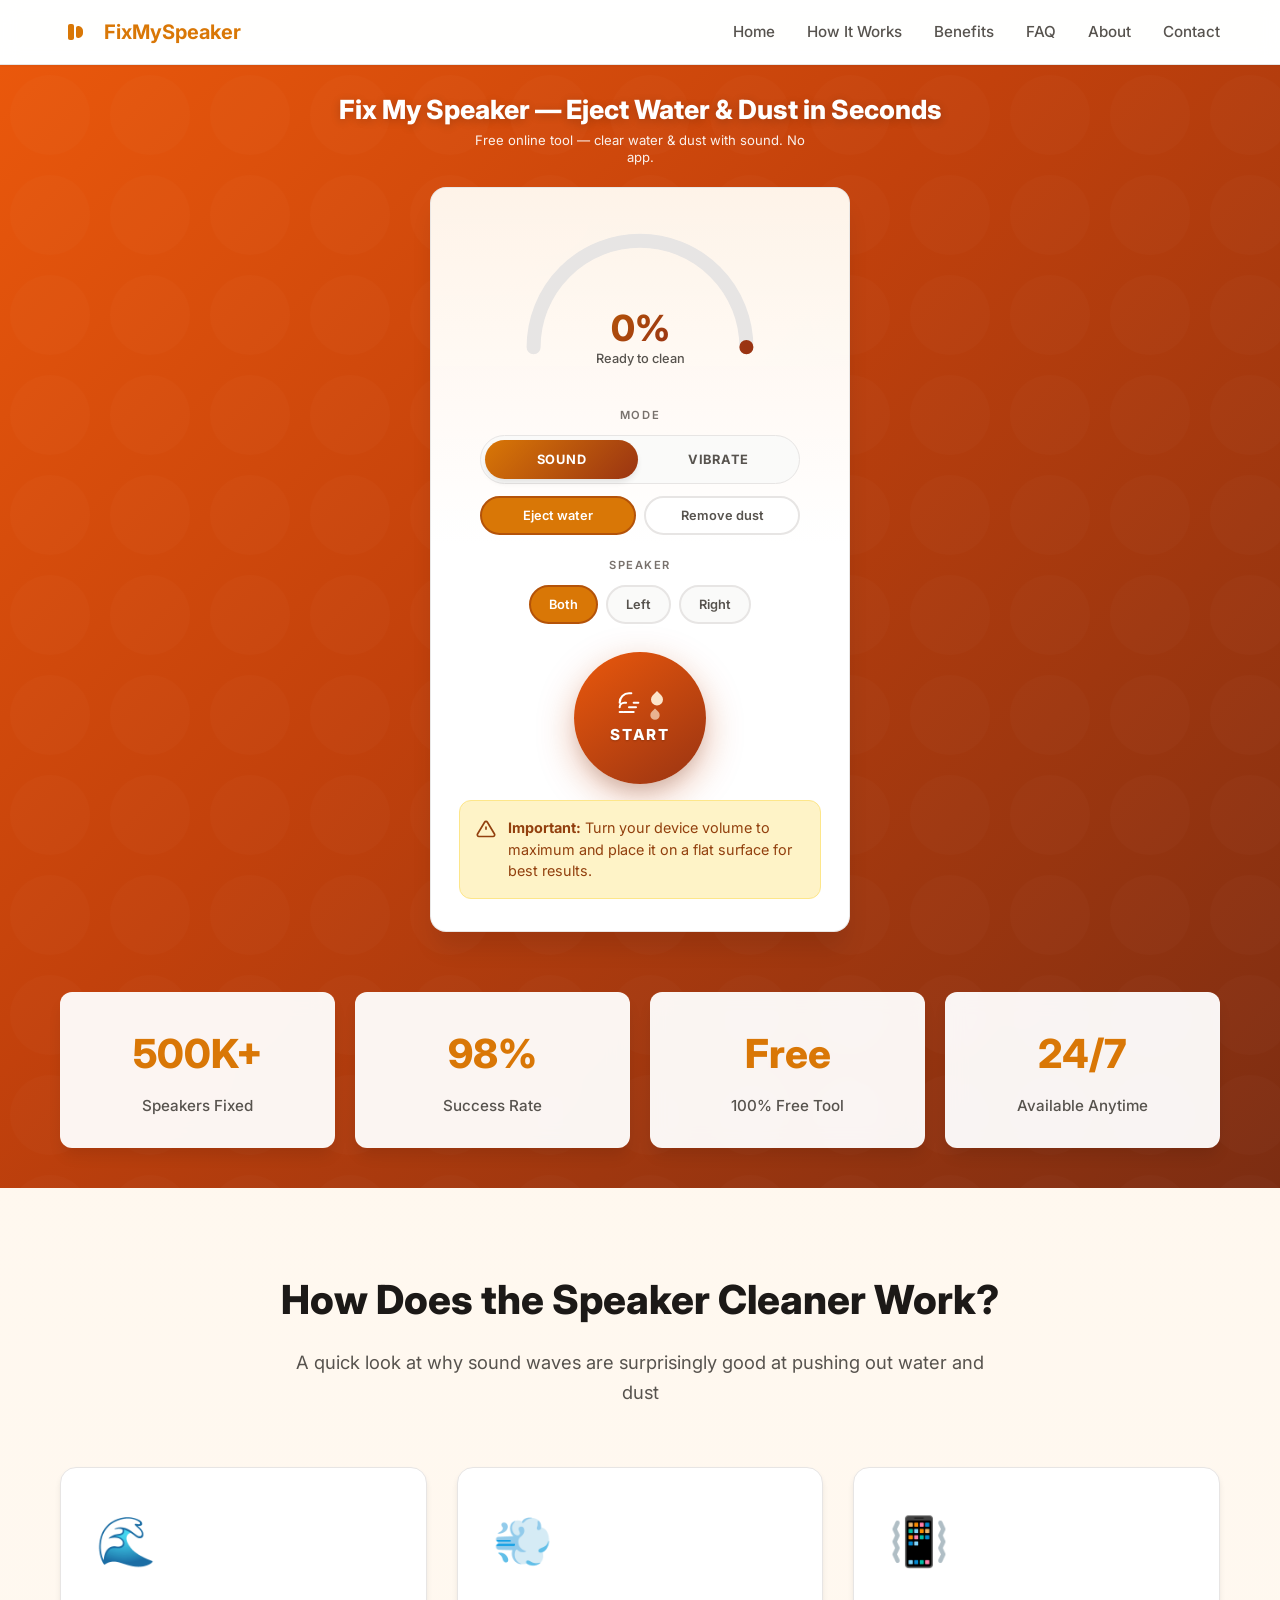
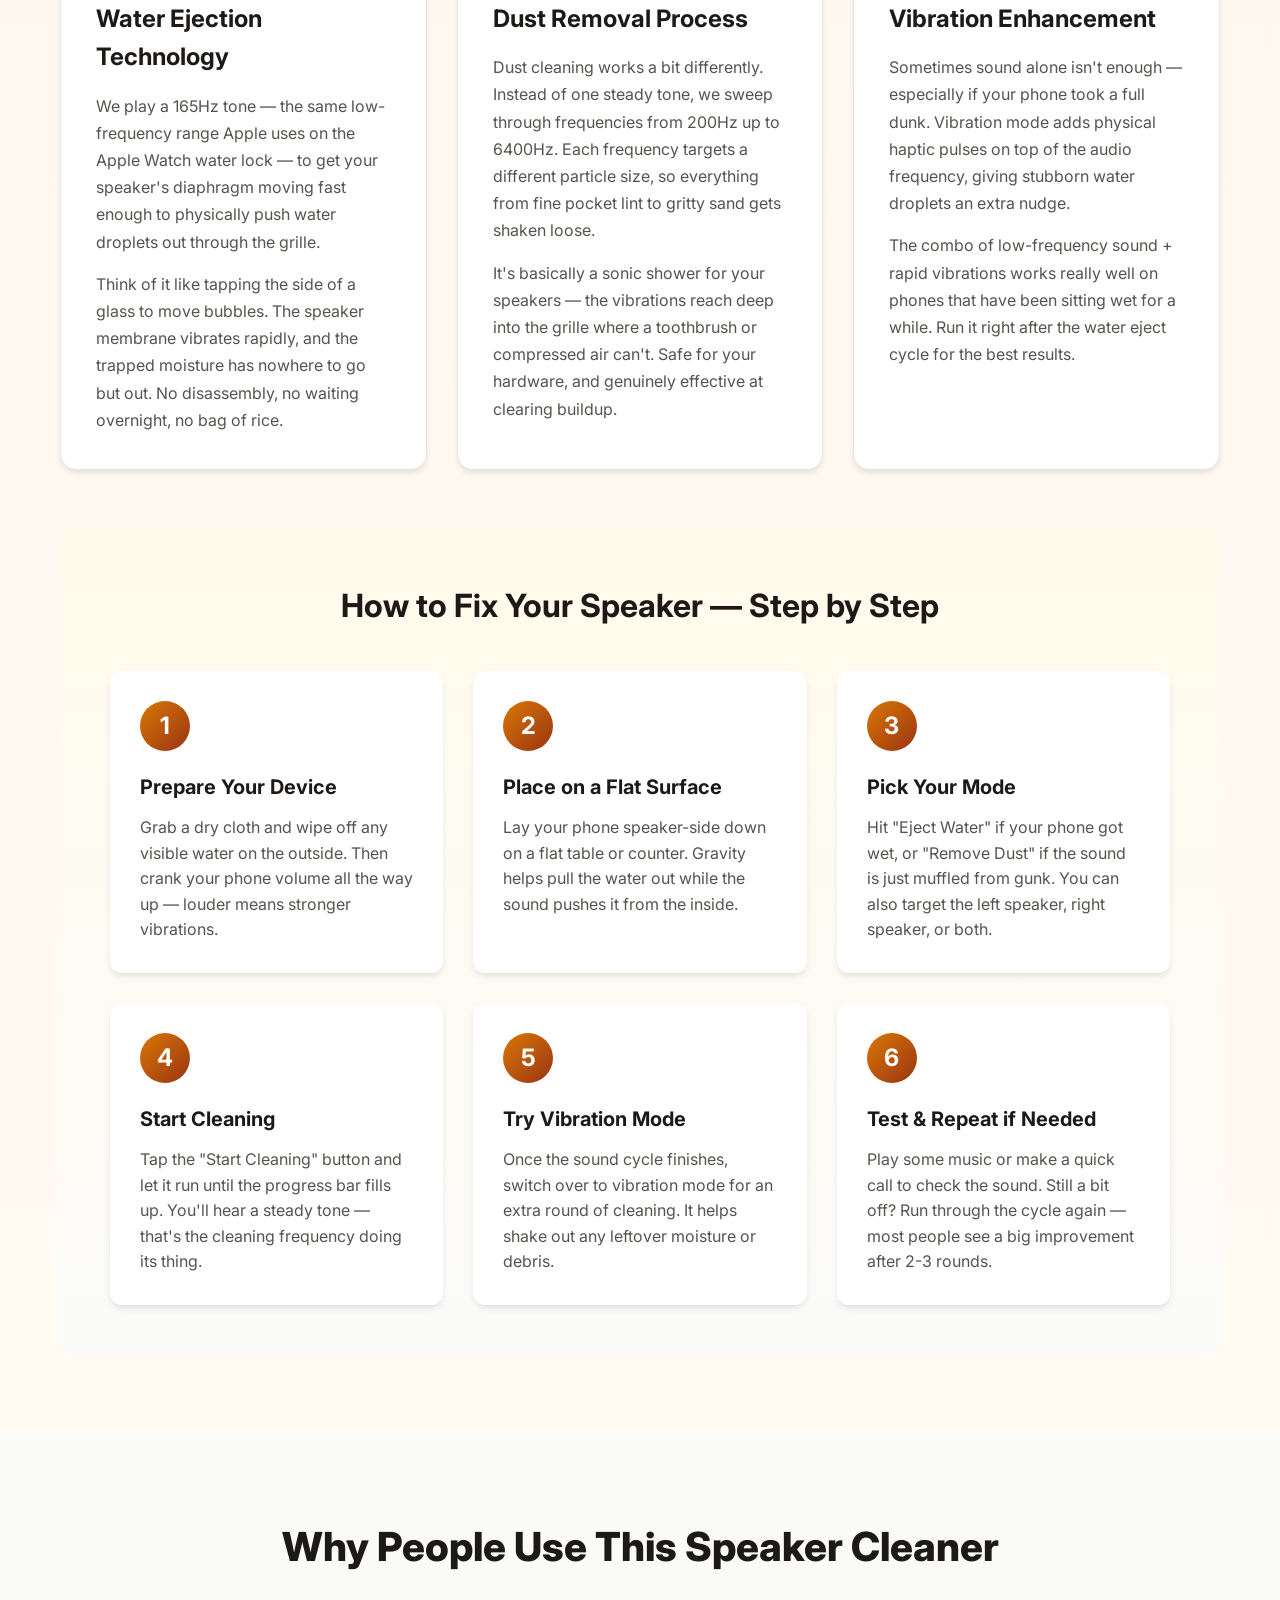
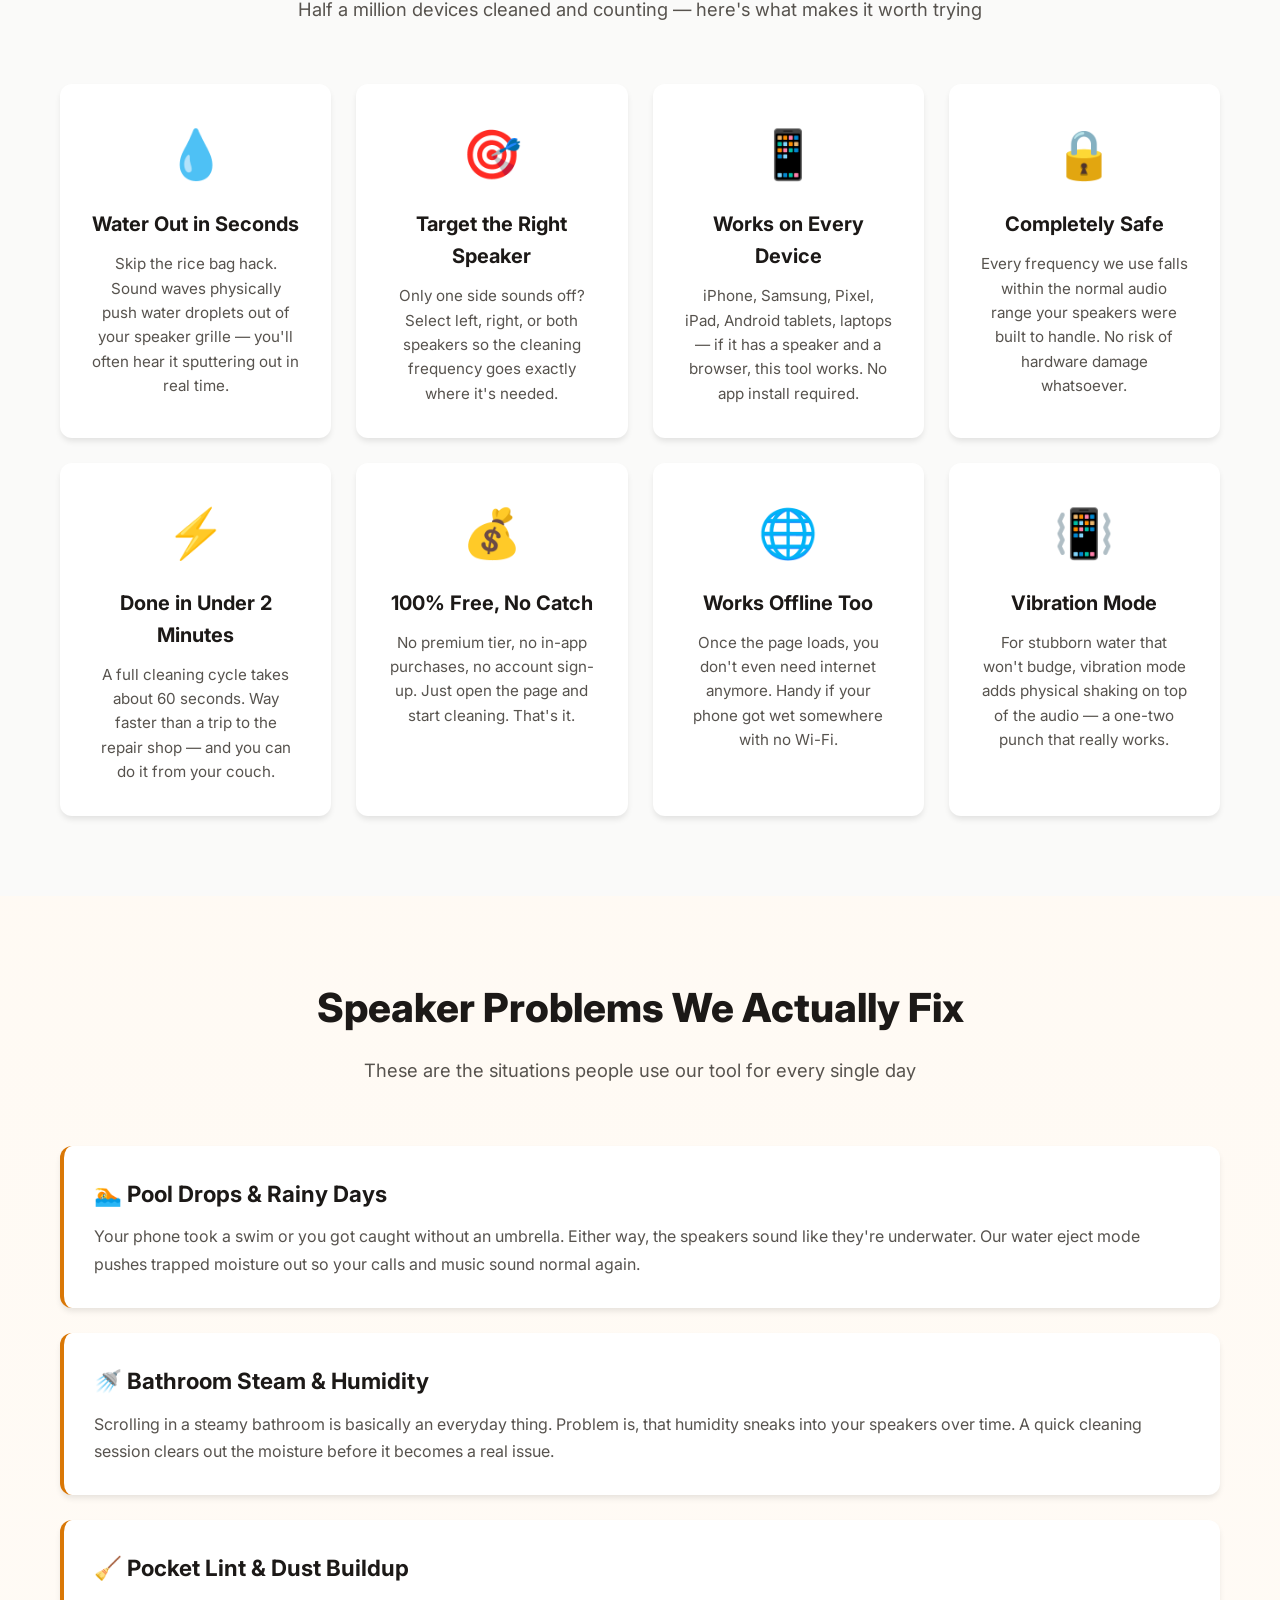
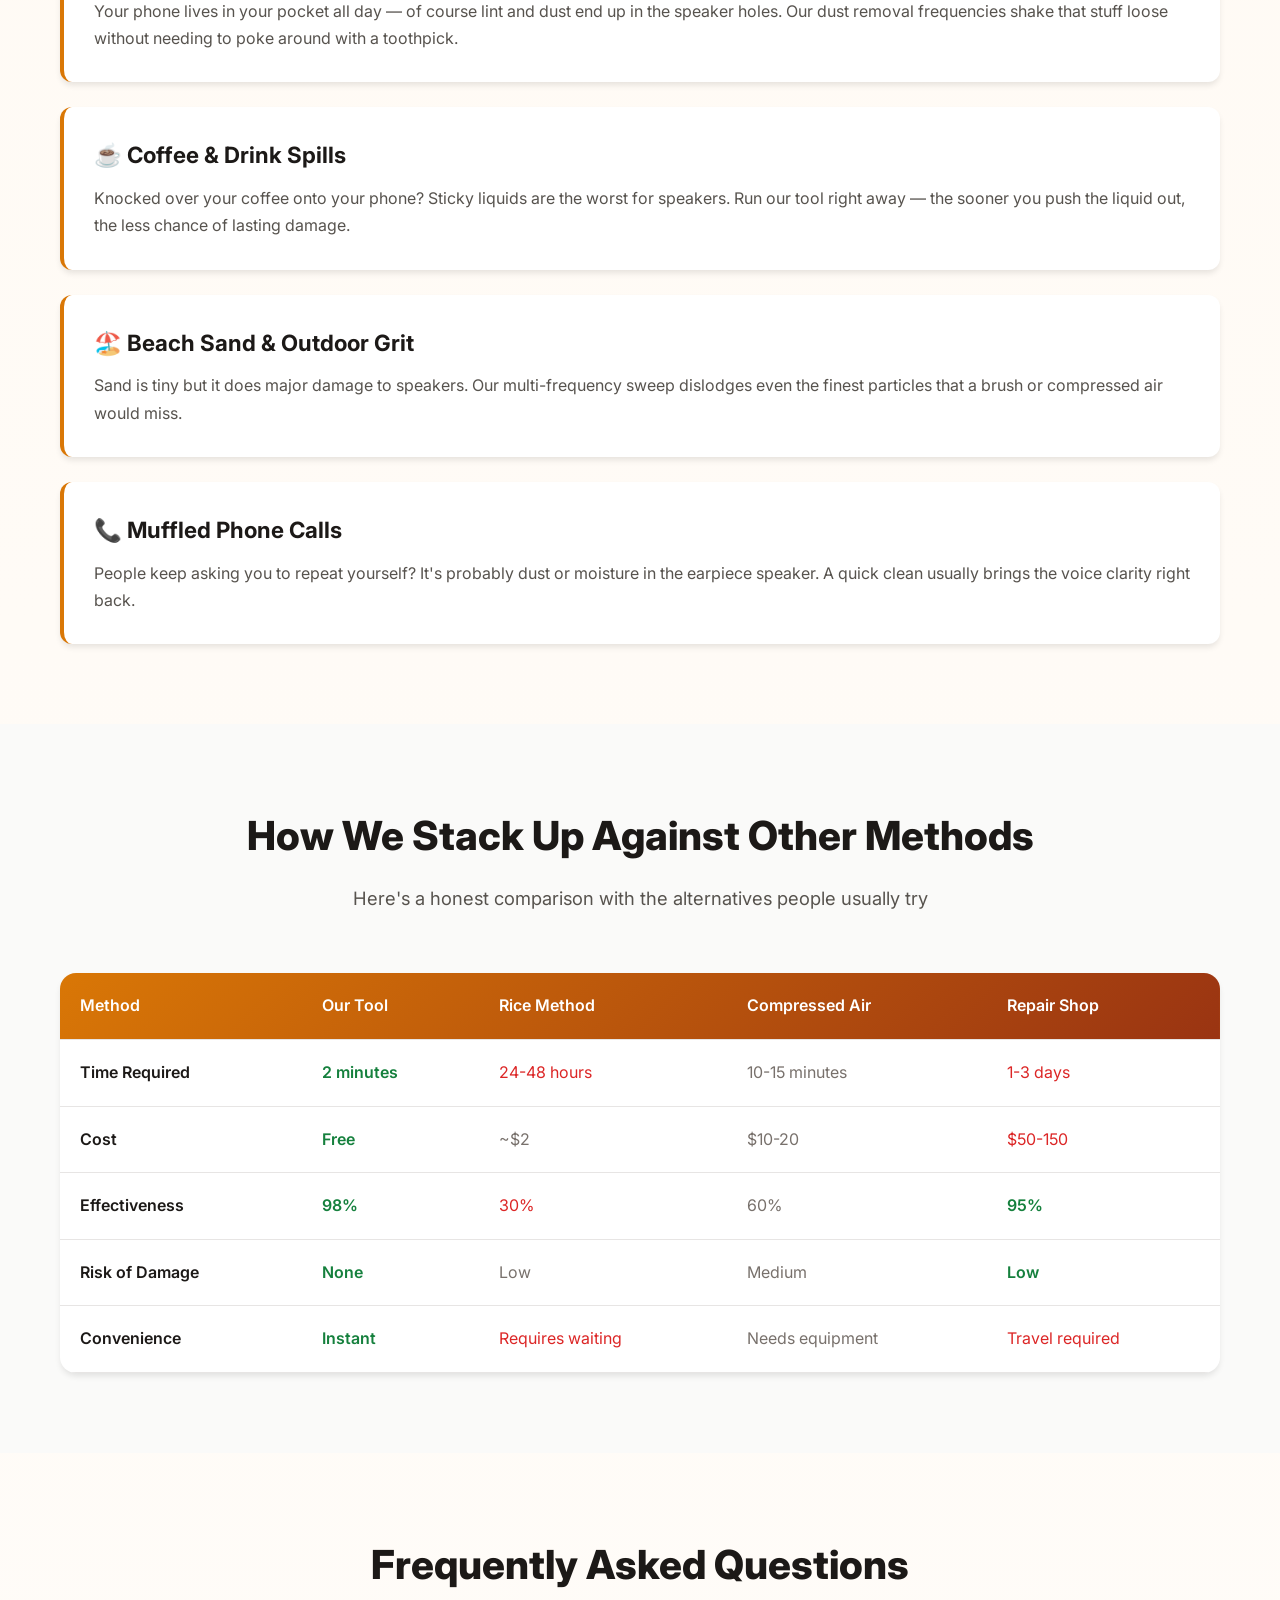
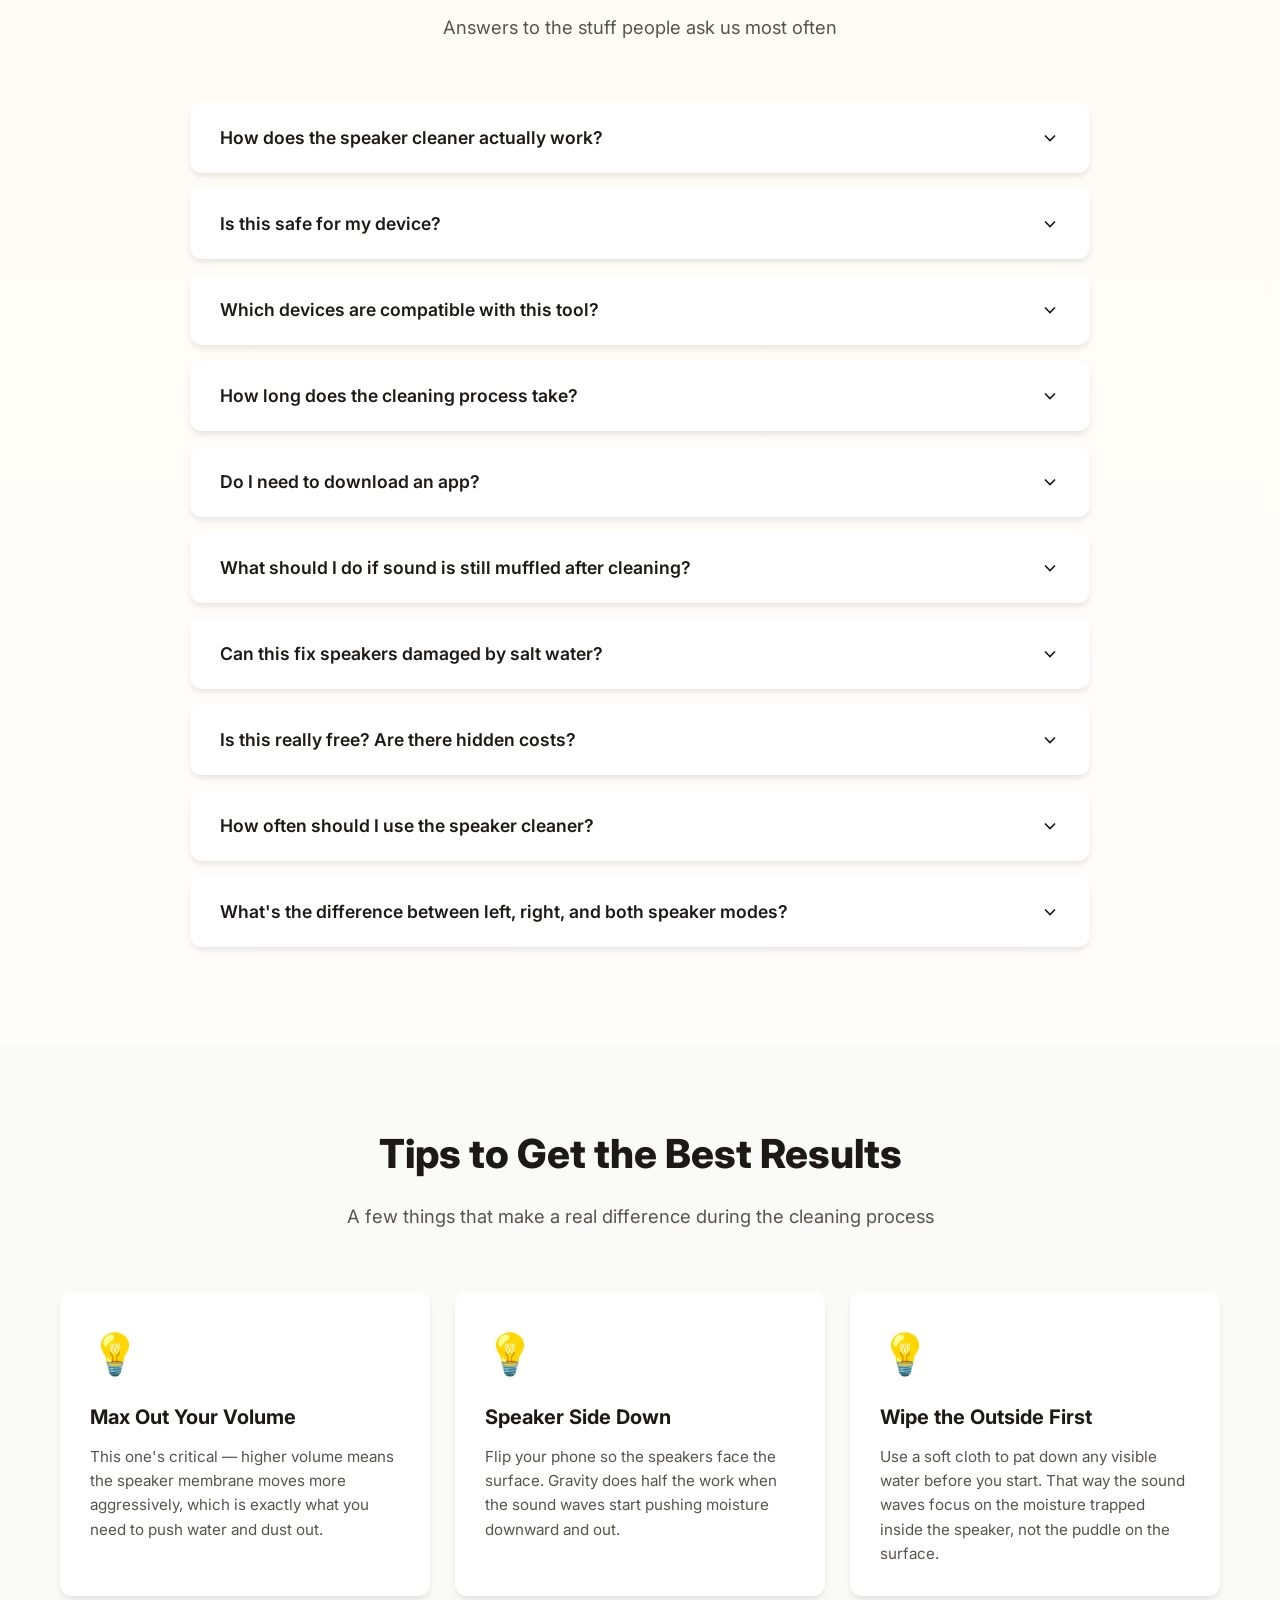
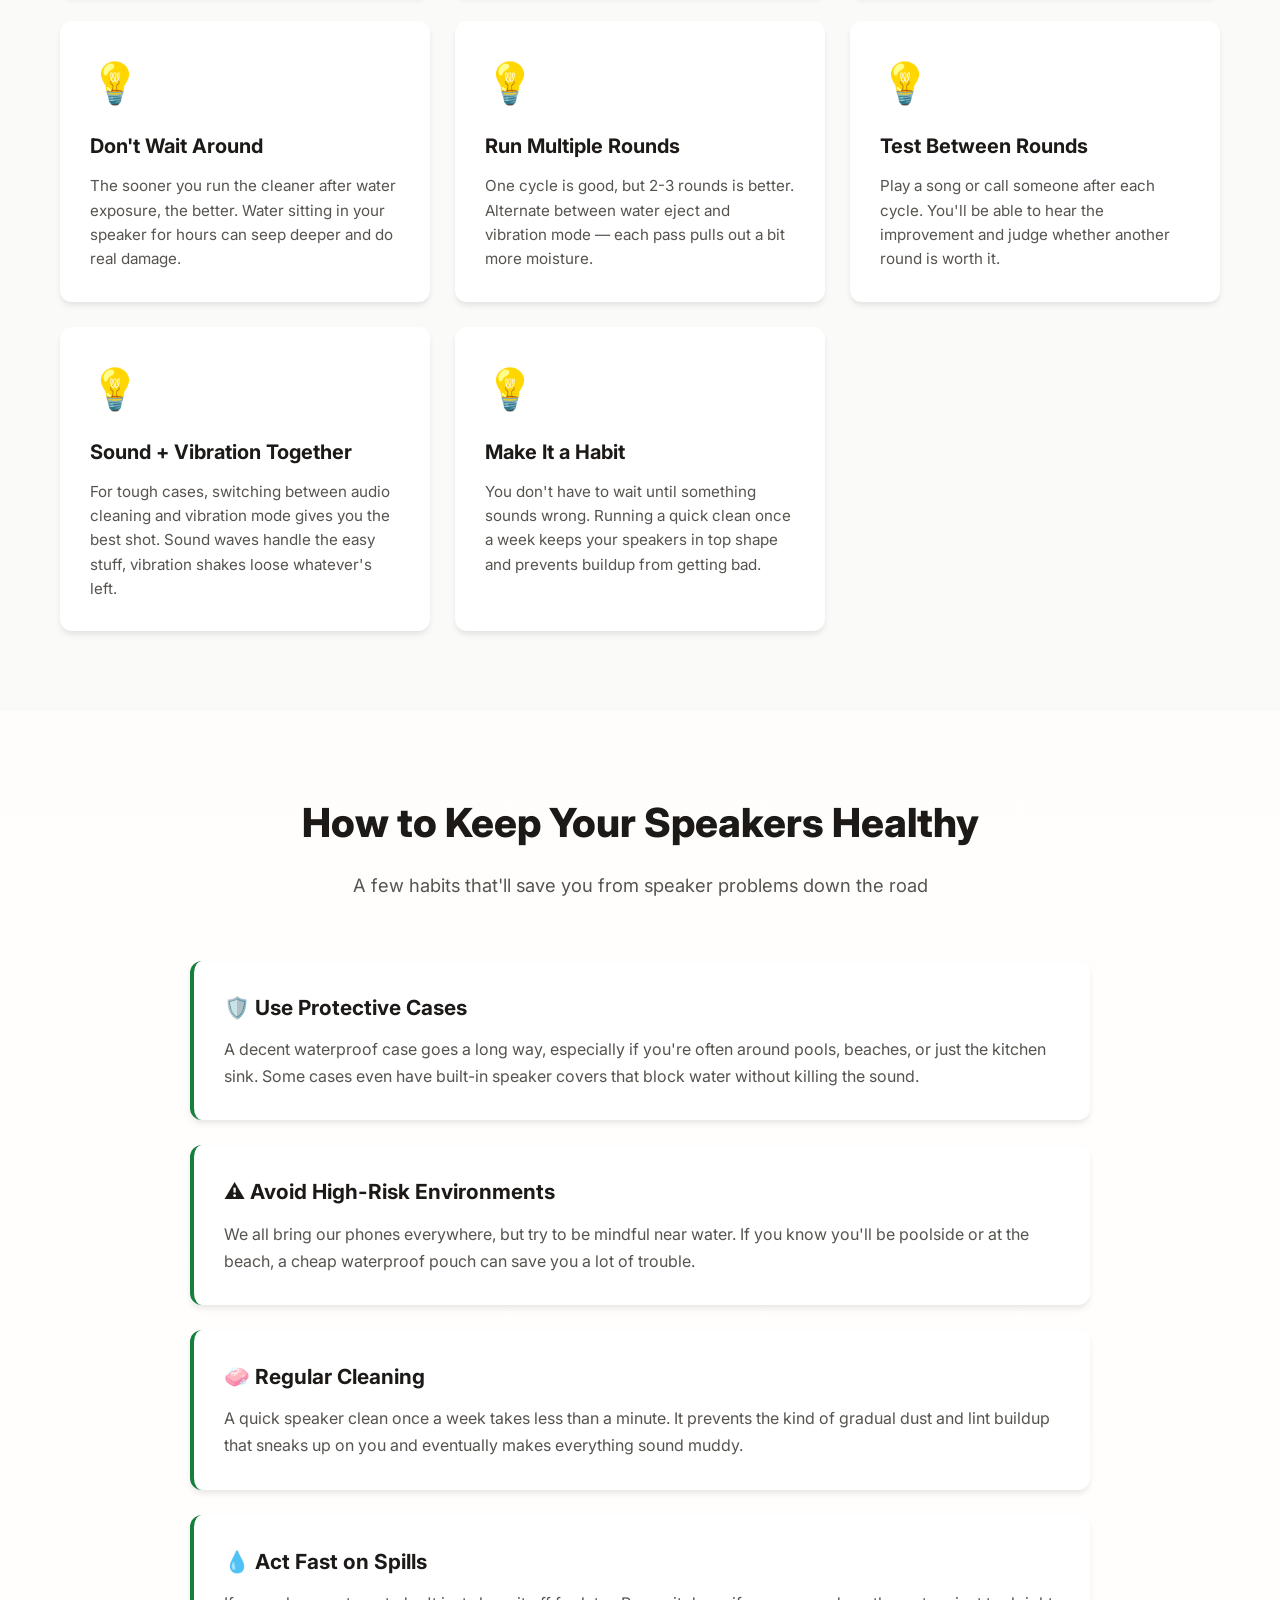
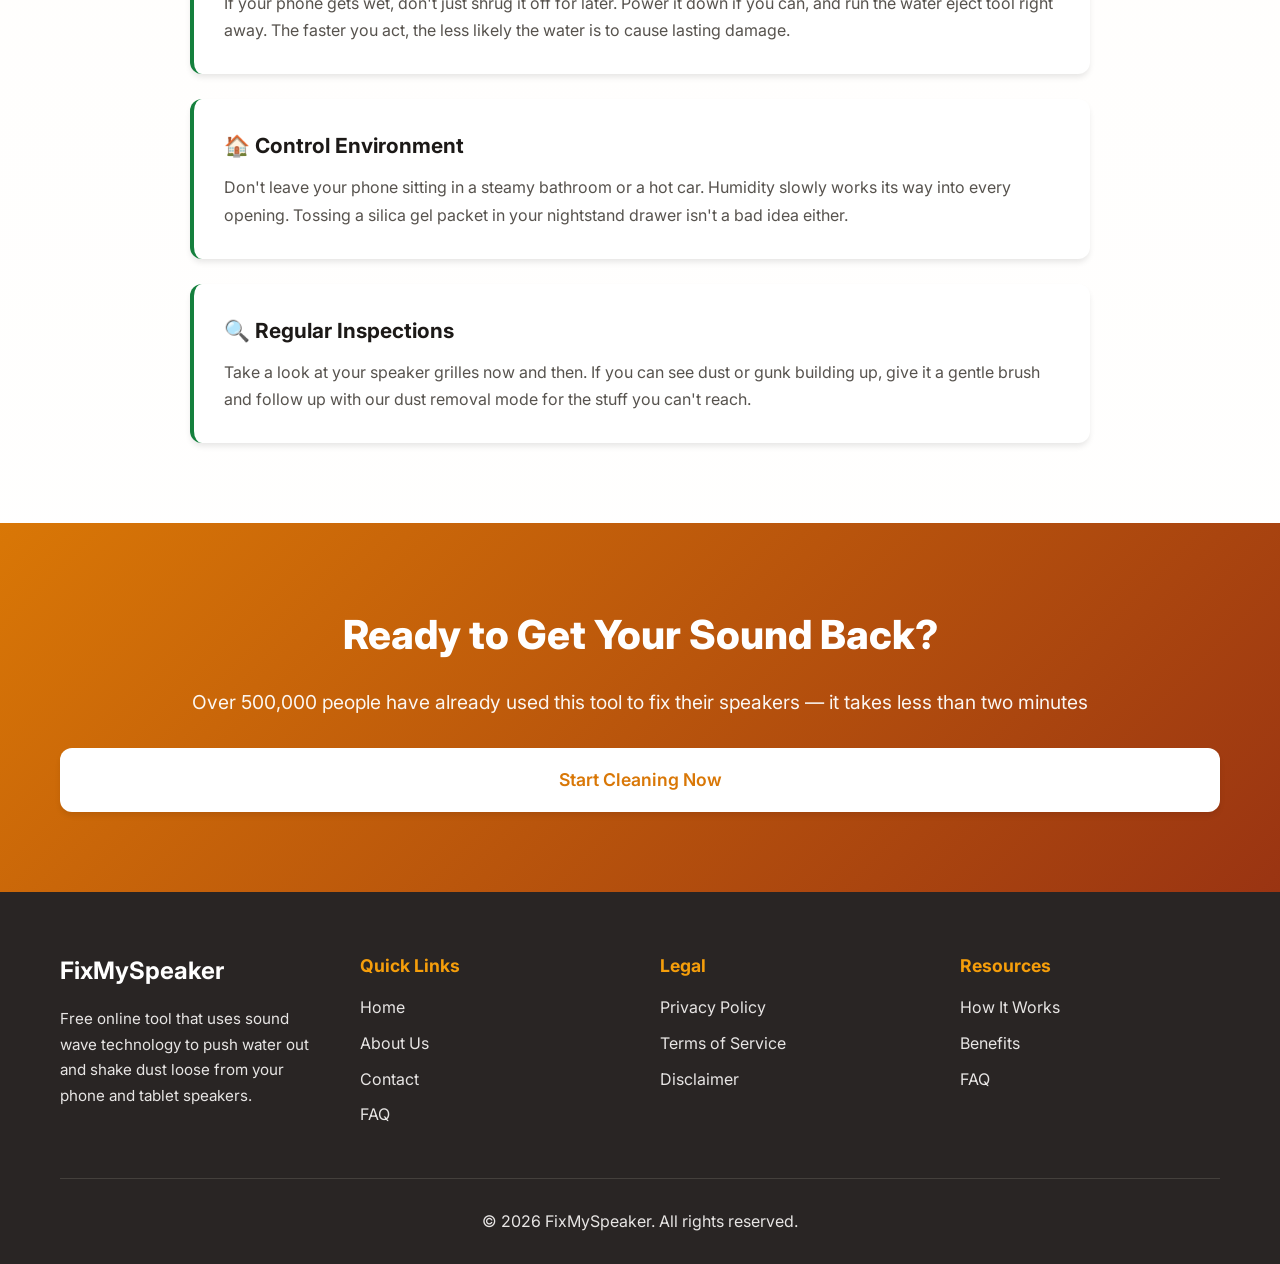
<file: index.html>
<!DOCTYPE html>
<html lang="en">

<head>
    <meta charset="UTF-8">
    <meta name="viewport" content="width=device-width, initial-scale=1.0">
    <meta name="description"
        content="Fix My Speaker online — eject trapped water, blow out dust, and get your sound back to normal. Works on any phone or tablet, completely free.">
    <meta name="keywords"
        content="fix my speaker, speaker cleaner, water eject speaker, speaker cleaner sound, clean my speaker, dust removal speaker, sound cleaner, phone speaker fix">
    <title>Fix My Speaker — Remove Water & Dust From Your Speaker | Free Online Tool</title>
    <link rel="canonical" href="https://fixmyspeaker.github.io/">
    <meta name="robots" content="index, follow">
    <link rel="icon" href="icon.svg" type="image/svg+xml">
    <link rel="stylesheet" href="style.css">
    <link rel="preconnect" href="https://fonts.googleapis.com">
    <link rel="preconnect" href="https://fonts.gstatic.com" crossorigin>
    <link href="https://fonts.googleapis.com/css2?family=Inter:wght@300;400;500;600;700;800&display=swap"
        rel="stylesheet">
    <!-- Google tag (gtag.js) -->
    <script async src="https://www.googletagmanager.com/gtag/js?id=G-7DYJP3M16W"></script>
    <script>
        window.dataLayer = window.dataLayer || [];
        function gtag() { dataLayer.push(arguments); }
        gtag('js', new Date());

        gtag('config', 'G-7DYJP3M16W');
    </script>
</head>

<body>
    <!-- Navigation -->
    <nav class="navbar">
        <div class="container">
            <div class="nav-wrapper">
                <a href="/" class="logo">
                    <svg width="32" height="32" viewBox="0 0 32 32" fill="none" xmlns="http://www.w3.org/2000/svg">
                        <path
                            d="M8 10C8 8.89543 8.89543 8 10 8H12C13.1046 8 14 8.89543 14 10V22C14 23.1046 13.1046 24 12 24H10C8.89543 24 8 23.1046 8 22V10Z"
                            fill="currentColor" />
                        <path
                            d="M16 12C16 10.8954 16.8954 10 18 10C20.7614 10 23 12.2386 23 15V17C23 19.7614 20.7614 22 18 22C16.8954 22 16 21.1046 16 20V12Z"
                            fill="currentColor" />
                    </svg>
                    <span>FixMySpeaker</span>
                </a>
                <button class="mobile-menu-btn" id="mobileMenuBtn" aria-label="Toggle menu">
                    <span></span>
                    <span></span>
                    <span></span>
                </button>
                <ul class="nav-links" id="navLinks">
                    <li><a href="/" class="nav-link">Home</a></li>
                    <li><a href="/#how-it-works" class="nav-link">How It Works</a></li>
                    <li><a href="/#benefits" class="nav-link">Benefits</a></li>
                    <li><a href="/#faq" class="nav-link">FAQ</a></li>
                    <li><a href="/about/" class="nav-link">About</a></li>
                    <li><a href="/contact/" class="nav-link">Contact</a></li>
                </ul>
            </div>
        </div>
    </nav>

    <!-- Hero Section with Tool -->
    <section id="home" class="hero-section">
        <div class="container">
            <div class="hero-content">
                <h1 class="hero-title">Fix My Speaker — Eject Water & Dust in Seconds</h1>
                <p class="hero-subtitle">Free online tool — clear water &amp; dust with sound. No app.</p>
            </div>

            <!-- Speaker Cleaner Tool -->
            <div class="tool-container">
                <div class="tool-card sound-tool-card">
                    <div class="sound-tool" id="soundTool">

                        <div class="progress-gauge" aria-live="polite">
                            <svg class="progress-gauge__svg" viewBox="0 0 200 108" xmlns="http://www.w3.org/2000/svg"
                                aria-hidden="true">
                                <defs>
                                    <linearGradient id="gaugeGradient" x1="0%" y1="0%" x2="100%" y2="0%">
                                        <stop offset="0%" stop-color="#ea580c" />
                                        <stop offset="100%" stop-color="#9a3412" />
                                    </linearGradient>
                                </defs>
                                <path class="progress-gauge__track"
                                    d="M 24 88 A 76 76 0 0 1 176 88" fill="none" stroke="currentColor"
                                    stroke-width="10" stroke-linecap="round" />
                                <path id="progressGaugeFill"
                                    d="M 24 88 A 76 76 0 0 1 176 88" fill="none" stroke="url(#gaugeGradient)"
                                    stroke-width="10" stroke-linecap="round" pathLength="100" stroke-dasharray="100"
                                    stroke-dashoffset="100" />
                            </svg>
                            <div class="progress-gauge__center">
                                <span id="progressPercent" class="progress-gauge__percent">0%</span>
                                <span id="statusText" class="progress-gauge__status">Ready to clean</span>
                            </div>
                        </div>

                        <div class="sound-tool__mode-block">
                            <p class="sound-tool__eyebrow">Mode</p>
                            <div class="mode-type-toggle" role="group" aria-label="Cleaning mode type">
                                <button type="button" class="mode-type-btn active" data-type="sound"
                                    id="modeTypeSound">Sound</button>
                                <button type="button" class="mode-type-btn" data-type="vibrate"
                                    id="modeTypeVibrate">Vibrate</button>
                            </div>
                            <div class="sound-submodes" id="soundSubmodes">
                                <button type="button" class="mode-btn active" data-mode="water">Eject water</button>
                                <button type="button" class="mode-btn" data-mode="dust">Remove dust</button>
                            </div>
                        </div>

                        <div class="speaker-row">
                            <p class="sound-tool__eyebrow">Speaker</p>
                            <div class="speaker-selection speaker-selection--compact">
                                <button type="button" class="speaker-btn active" data-speaker="both">Both</button>
                                <button type="button" class="speaker-btn" data-speaker="left">Left</button>
                                <button type="button" class="speaker-btn" data-speaker="right">Right</button>
                            </div>
            
                        </div>

                        <div class="eject-control">
                            <button type="button" class="eject-circle-btn" id="startBtn"
                                aria-label="Start cleaning">
                                <span class="eject-circle-btn__inner">
                                    <span class="eject-circle-btn__top-slot" aria-hidden="true">
                                        <span class="eject-circle-btn__idle-icons">
                                            <svg class="eject-circle-btn__wind" width="28" height="28"
                                                viewBox="0 0 24 24" fill="none" xmlns="http://www.w3.org/2000/svg">
                                                <path
                                                    d="M4 14a4 4 0 0 1 4-4h1.5M4 10a8 8 0 0 1 8-8h2M4 18h3M8 18h8M12 14h6M16 10h4"
                                                    stroke="currentColor" stroke-width="1.75" stroke-linecap="round"
                                                    stroke-linejoin="round" />
                                            </svg>
                                            <span class="eject-circle-btn__drops">
                                                <svg width="18" height="18" viewBox="0 0 24 24" fill="none">
                                                    <path
                                                        d="M12 2.69l5.66 5.66a8 8 0 1 1-11.31 0z"
                                                        fill="currentColor" opacity="0.95" />
                                                </svg>
                                                <svg width="14" height="14" viewBox="0 0 24 24" fill="none">
                                                    <path
                                                        d="M12 2.69l5.66 5.66a8 8 0 1 1-11.31 0z"
                                                        fill="currentColor" opacity="0.65" />
                                                </svg>
                                            </span>
                                        </span>
                                        <span class="eject-circle-btn__running-spinner">
                                            <svg width="40" height="40" viewBox="0 0 24 24" fill="none"
                                                xmlns="http://www.w3.org/2000/svg">
                                                <circle cx="12" cy="12" r="9" stroke="currentColor" stroke-width="2"
                                                    opacity="0.35" />
                                                <path d="M12 3v4M12 17v4M3 12h4M17 12h4" stroke="currentColor"
                                                    stroke-width="2" stroke-linecap="round" />
                                            </svg>
                                        </span>
                                    </span>
                                    <span class="eject-circle-btn__label" id="primaryToggleLabel">Start</span>
                                </span>
                            </button>
                        </div>

                        <!-- Volume Warning -->
                        <div class="warning-box sound-tool__warning">
                            <svg width="20" height="20" viewBox="0 0 24 24" fill="none" stroke="currentColor"
                                stroke-width="2">
                                <path
                                    d="M10.29 3.86L1.82 18a2 2 0 0 0 1.71 3h16.94a2 2 0 0 0 1.71-3L13.71 3.86a2 2 0 0 0-3.42 0z">
                                </path>
                                <line x1="12" y1="9" x2="12" y2="13"></line>
                                <line x1="12" y1="17" x2="12.01" y2="17"></line>
                            </svg>
                            <p><strong>Important:</strong> Turn your device volume to maximum and place it on a flat
                                surface for best results.</p>
                        </div>
                    </div>
                </div>
            </div>

            <!-- Quick Stats -->
            <div class="stats-container">
                <div class="stat-card">
                    <div class="stat-number">500K+</div>
                    <div class="stat-label">Speakers Fixed</div>
                </div>
                <div class="stat-card">
                    <div class="stat-number">98%</div>
                    <div class="stat-label">Success Rate</div>
                </div>
                <div class="stat-card">
                    <div class="stat-number">Free</div>
                    <div class="stat-label">100% Free Tool</div>
                </div>
                <div class="stat-card">
                    <div class="stat-number">24/7</div>
                    <div class="stat-label">Available Anytime</div>
                </div>
            </div>
        </div>
    </section>

    <!-- How It Works Section -->
    <section id="how-it-works" class="content-section">
        <div class="container">
            <div class="section-header">
                <h2>How Does the Speaker Cleaner Work?</h2>
                <p>A quick look at why sound waves are surprisingly good at pushing out water and dust</p>
            </div>


            <div class="content-grid">
                <div class="content-card">
                    <div class="card-icon">🌊</div>
                    <h3>Water Ejection Technology</h3>
                    <p>We play a 165Hz tone — the same low-frequency range Apple uses on the Apple Watch water lock — to get your speaker's diaphragm moving fast enough to physically push water droplets out through the grille.</p>
                    <p>Think of it like tapping the side of a glass to move bubbles. The speaker membrane vibrates rapidly, and the trapped moisture has nowhere to go but out. No disassembly, no waiting overnight, no bag of rice.</p>
                </div>

                <div class="content-card">
                    <div class="card-icon">💨</div>
                    <h3>Dust Removal Process</h3>
                    <p>Dust cleaning works a bit differently. Instead of one steady tone, we sweep through frequencies from 200Hz up to 6400Hz. Each frequency targets a different particle size, so everything from fine pocket lint to gritty sand gets shaken loose.</p>
                    <p>It's basically a sonic shower for your speakers — the vibrations reach deep into the grille where a toothbrush or compressed air can't. Safe for your hardware, and genuinely effective at clearing buildup.</p>
                </div>

                <div class="content-card">
                    <div class="card-icon">📳</div>
                    <h3>Vibration Enhancement</h3>
                    <p>Sometimes sound alone isn't enough — especially if your phone took a full dunk. Vibration mode adds physical haptic pulses on top of the audio frequency, giving stubborn water droplets an extra nudge.</p>
                    <p>The combo of low-frequency sound + rapid vibrations works really well on phones that have been sitting wet for a while. Run it right after the water eject cycle for the best results.</p>
                </div>
            </div>

            <div class="step-by-step">
                <h3>How to Fix Your Speaker — Step by Step</h3>

                <div class="steps-container">
                    <div class="step">
                        <div class="step-number">1</div>
                        <h4>Prepare Your Device</h4>
                        <p>Grab a dry cloth and wipe off any visible water on the outside. Then crank your phone volume all the way up — louder means stronger vibrations.</p>
                    </div>
                    <div class="step">
                        <div class="step-number">2</div>
                        <h4>Place on a Flat Surface</h4>
                        <p>Lay your phone speaker-side down on a flat table or counter. Gravity helps pull the water out while the sound pushes it from the inside.</p>
                    </div>
                    <div class="step">
                        <div class="step-number">3</div>
                        <h4>Pick Your Mode</h4>
                        <p>Hit "Eject Water" if your phone got wet, or "Remove Dust" if the sound is just muffled from gunk. You can also target the left speaker, right speaker, or both.</p>
                    </div>
                    <div class="step">
                        <div class="step-number">4</div>
                        <h4>Start Cleaning</h4>
                        <p>Tap the "Start Cleaning" button and let it run until the progress bar fills up. You'll hear a steady tone — that's the cleaning frequency doing its thing.</p>
                    </div>
                    <div class="step">
                        <div class="step-number">5</div>
                        <h4>Try Vibration Mode</h4>
                        <p>Once the sound cycle finishes, switch over to vibration mode for an extra round of cleaning. It helps shake out any leftover moisture or debris.</p>
                    </div>
                    <div class="step">
                        <div class="step-number">6</div>
                        <h4>Test & Repeat if Needed</h4>
                        <p>Play some music or make a quick call to check the sound. Still a bit off? Run through the cycle again — most people see a big improvement after 2-3 rounds.</p>
                    </div>
                </div>
            </div>
        </div>
    </section>

    <!-- Benefits Section -->
    <section id="benefits" class="benefits-section">
        <div class="container">
            <div class="section-header">
                <h2>Why People Use This Speaker Cleaner</h2>
                <p>Half a million devices cleaned and counting — here's what makes it worth trying</p>
            </div>

            <div class="benefits-grid">
                <div class="benefit-card">
                    <div class="benefit-icon">💧</div>
                    <h3>Water Out in Seconds</h3>
                    <p>Skip the rice bag hack. Sound waves physically push water droplets out of your speaker grille — you'll often hear it sputtering out in real time.</p>
                </div>

                <div class="benefit-card">
                    <div class="benefit-icon">🎯</div>
                    <h3>Target the Right Speaker</h3>
                    <p>Only one side sounds off? Select left, right, or both speakers so the cleaning frequency goes exactly where it's needed.</p>
                </div>

                <div class="benefit-card">
                    <div class="benefit-icon">📱</div>
                    <h3>Works on Every Device</h3>
                    <p>iPhone, Samsung, Pixel, iPad, Android tablets, laptops — if it has a speaker and a browser, this tool works. No app install required.</p>
                </div>

                <div class="benefit-card">
                    <div class="benefit-icon">🔒</div>
                    <h3>Completely Safe</h3>
                    <p>Every frequency we use falls within the normal audio range your speakers were built to handle. No risk of hardware damage whatsoever.</p>
                </div>

                <div class="benefit-card">
                    <div class="benefit-icon">⚡</div>
                    <h3>Done in Under 2 Minutes</h3>
                    <p>A full cleaning cycle takes about 60 seconds. Way faster than a trip to the repair shop — and you can do it from your couch.</p>
                </div>

                <div class="benefit-card">
                    <div class="benefit-icon">💰</div>
                    <h3>100% Free, No Catch</h3>
                    <p>No premium tier, no in-app purchases, no account sign-up. Just open the page and start cleaning. That's it.</p>
                </div>

                <div class="benefit-card">
                    <div class="benefit-icon">🌐</div>
                    <h3>Works Offline Too</h3>
                    <p>Once the page loads, you don't even need internet anymore. Handy if your phone got wet somewhere with no Wi-Fi.
                    </p>
                </div>

                <div class="benefit-card">
                    <div class="benefit-icon">📳</div>
                    <h3>Vibration Mode</h3>
                    <p>For stubborn water that won't budge, vibration mode adds physical shaking on top of the audio — a one-two punch that really works.</p>
                </div>
            </div>
        </div>
    </section>

    <!-- Use Cases Section -->
    <section class="use-cases-section">
        <div class="container">
            <div class="section-header">
                <h2>Speaker Problems We Actually Fix</h2>
                <p>These are the situations people use our tool for every single day</p>
            </div>

            <div class="use-cases-container">
                <div class="use-case">
                    <h3>🏊 Pool Drops & Rainy Days</h3>
                    <p>Your phone took a swim or you got caught without an umbrella. Either way, the speakers sound like they're underwater. Our water eject mode pushes trapped moisture out so your calls and music sound normal again.</p>
                </div>

                <div class="use-case">
                    <h3>🚿 Bathroom Steam & Humidity</h3>
                    <p>Scrolling in a steamy bathroom is basically an everyday thing. Problem is, that humidity sneaks into your speakers over time. A quick cleaning session clears out the moisture before it becomes a real issue.</p>
                </div>

                <div class="use-case">
                    <h3>🧹 Pocket Lint & Dust Buildup</h3>
                    <p>Your phone lives in your pocket all day — of course lint and dust end up in the speaker holes. Our dust removal frequencies shake that stuff loose without needing to poke around with a toothpick.</p>
                </div>

                <div class="use-case">
                    <h3>☕ Coffee & Drink Spills</h3>
                    <p>Knocked over your coffee onto your phone? Sticky liquids are the worst for speakers. Run our tool right away — the sooner you push the liquid out, the less chance of lasting damage.</p>
                </div>

                <div class="use-case">
                    <h3>🏖️ Beach Sand & Outdoor Grit</h3>
                    <p>Sand is tiny but it does major damage to speakers. Our multi-frequency sweep dislodges even the finest particles that a brush or compressed air would miss.</p>
                </div>

                <div class="use-case">
                    <h3>📞 Muffled Phone Calls</h3>
                    <p>People keep asking you to repeat yourself? It's probably dust or moisture in the earpiece speaker. A quick clean usually brings the voice clarity right back.</p>
                </div>
            </div>
        </div>
    </section>

    <!-- Comparison Section -->
    <section class="comparison-section">
        <div class="container">
            <div class="section-header">
                <h2>How We Stack Up Against Other Methods</h2>
                <p>Here's a honest comparison with the alternatives people usually try</p>
            </div>

            <div class="comparison-table">
                <table>
                    <thead>
                        <tr>
                            <th>Method</th>
                            <th>Our Tool</th>
                            <th>Rice Method</th>
                            <th>Compressed Air</th>
                            <th>Repair Shop</th>
                        </tr>
                    </thead>
                    <tbody>
                        <tr>
                            <td>Time Required</td>
                            <td class="positive">2 minutes</td>
                            <td class="negative">24-48 hours</td>
                            <td class="neutral">10-15 minutes</td>
                            <td class="negative">1-3 days</td>
                        </tr>
                        <tr>
                            <td>Cost</td>
                            <td class="positive">Free</td>
                            <td class="neutral">~$2</td>
                            <td class="neutral">$10-20</td>
                            <td class="negative">$50-150</td>
                        </tr>
                        <tr>
                            <td>Effectiveness</td>
                            <td class="positive">98%</td>
                            <td class="negative">30%</td>
                            <td class="neutral">60%</td>
                            <td class="positive">95%</td>
                        </tr>
                        <tr>
                            <td>Risk of Damage</td>
                            <td class="positive">None</td>
                            <td class="neutral">Low</td>
                            <td class="neutral">Medium</td>
                            <td class="positive">Low</td>
                        </tr>
                        <tr>
                            <td>Convenience</td>
                            <td class="positive">Instant</td>
                            <td class="negative">Requires waiting</td>
                            <td class="neutral">Needs equipment</td>
                            <td class="negative">Travel required</td>
                        </tr>
                    </tbody>
                </table>
            </div>
        </div>
    </section>

    <!-- FAQ Section -->
    <section id="faq" class="faq-section">
        <div class="container">
            <div class="section-header">
                <h2>Frequently Asked Questions</h2>
                <p>Answers to the stuff people ask us most often</p>
            </div>

            <div class="faq-container">
                <div class="faq-item">
                    <button class="faq-question">
                        <span>How does the speaker cleaner actually work?</span>
                        <svg width="20" height="20" viewBox="0 0 24 24" fill="none" stroke="currentColor"
                            stroke-width="2">
                            <polyline points="6 9 12 15 18 9"></polyline>
                        </svg>
                    </button>
                    <div class="faq-answer">
                        <p>We generate specific audio frequencies through your browser — 165Hz for water ejection, and a range of tones from 200Hz to 6400Hz for dust. These sounds vibrate your speaker membrane hard enough to physically push trapped water and dust particles out through the grille openings. Same basic idea behind Apple's water eject on the Apple Watch.</p>
                    </div>
                </div>

                <div class="faq-item">
                    <button class="faq-question">
                        <span>Is this safe for my device?</span>
                        <svg width="20" height="20" viewBox="0 0 24 24" fill="none" stroke="currentColor"
                            stroke-width="2">
                            <polyline points="6 9 12 15 18 9"></polyline>
                        </svg>
                    </button>
                    <div class="faq-answer">
                        <p>Yes — every frequency we use is within the standard audio range your speakers were designed to reproduce. There's nothing unusual or extreme about it. Physical cleaning methods (compressed air, toothpicks) carry more risk of damage than sound waves ever could.</p>
                    </div>
                </div>

                <div class="faq-item">
                    <button class="faq-question">
                        <span>Which devices are compatible with this tool?</span>
                        <svg width="20" height="20" viewBox="0 0 24 24" fill="none" stroke="currentColor"
                            stroke-width="2">
                            <polyline points="6 9 12 15 18 9"></polyline>
                        </svg>
                    </button>
                    <div class="faq-answer">
                        <p>Anything with a speaker and a web browser — iPhones, Samsung Galaxy, Google Pixel, OnePlus, Xiaomi, iPads, Android tablets, MacBooks, Windows laptops, you name it. Since it runs entirely in your browser, there's nothing to download or install.</p>
                    </div>
                </div>

                <div class="faq-item">
                    <button class="faq-question">
                        <span>How long does the cleaning process take?</span>
                        <svg width="20" height="20" viewBox="0 0 24 24" fill="none" stroke="currentColor"
                            stroke-width="2">
                            <polyline points="6 9 12 15 18 9"></polyline>
                        </svg>
                    </button>
                    <div class="faq-answer">
                        <p>About 60 seconds for a water eject cycle and 60 seconds for dust removal. We'd suggest running water eject first, then vibration mode, and testing your sound. If it's still not right, go through it again — most people are sorted after 2-3 passes.</p>
                    </div>
                </div>

                <div class="faq-item">
                    <button class="faq-question">
                        <span>Do I need to download an app?</span>
                        <svg width="20" height="20" viewBox="0 0 24 24" fill="none" stroke="currentColor"
                            stroke-width="2">
                            <polyline points="6 9 12 15 18 9"></polyline>
                        </svg>
                    </button>
                    <div class="faq-answer">
                        <p>Nope. Everything runs right here in your web browser. No Play Store, no App Store, no storage space used on your phone. Just open the page and you're good to go.</p>
                    </div>
                </div>

                <div class="faq-item">
                    <button class="faq-question">
                        <span>What should I do if sound is still muffled after cleaning?</span>
                        <svg width="20" height="20" viewBox="0 0 24 24" fill="none" stroke="currentColor"
                            stroke-width="2">
                            <polyline points="6 9 12 15 18 9"></polyline>
                        </svg>
                    </button>
                    <div class="faq-answer">
                        <p>Run through the cleaning cycle 2-3 more times with volume at max. Make sure to try both water eject and vibration modes. If it's still not sounding right after several attempts, the issue might be physical damage to the speaker itself — at that point, a repair shop is your best bet.</p>
                    </div>
                </div>

                <div class="faq-item">
                    <button class="faq-question">
                        <span>Can this fix speakers damaged by salt water?</span>
                        <svg width="20" height="20" viewBox="0 0 24 24" fill="none" stroke="currentColor"
                            stroke-width="2">
                            <polyline points="6 9 12 15 18 9"></polyline>
                        </svg>
                    </button>
                    <div class="faq-answer">
                        <p>Our tool can push out salt water the same way it handles fresh water. But salt water is more urgent — salt causes corrosion fast. Use the tool right away, and if your device is rated waterproof, give the outside a rinse with fresh water first. Run the cleaning several times to make sure you've cleared as much as possible.</p>
                    </div>
                </div>

                <div class="faq-item">
                    <button class="faq-question">
                        <span>Is this really free? Are there hidden costs?</span>
                        <svg width="20" height="20" viewBox="0 0 24 24" fill="none" stroke="currentColor"
                            stroke-width="2">
                            <polyline points="6 9 12 15 18 9"></polyline>
                        </svg>
                    </button>
                    <div class="faq-answer">
                        <p>Genuinely free. No subscriptions, no "pro" version, no hidden features behind a paywall. We built this because we got tired of seeing speaker cleaner apps charging $5 for something your browser can do for free.</p>
                    </div>
                </div>

                <div class="faq-item">
                    <button class="faq-question">
                        <span>How often should I use the speaker cleaner?</span>
                        <svg width="20" height="20" viewBox="0 0 24 24" fill="none" stroke="currentColor"
                            stroke-width="2">
                            <polyline points="6 9 12 15 18 9"></polyline>
                        </svg>
                    </button>
                    <div class="faq-answer">
                        <p>Whenever your sound seems off, after your phone gets wet, or just as a quick weekly habit. It takes less than a minute and there's zero downside to regular use. Think of it like cleaning your glasses — a little maintenance goes a long way.</p>
                    </div>
                </div>

                <div class="faq-item">
                    <button class="faq-question">
                        <span>What's the difference between left, right, and both speaker modes?</span>
                        <svg width="20" height="20" viewBox="0 0 24 24" fill="none" stroke="currentColor"
                            stroke-width="2">
                            <polyline points="6 9 12 15 18 9"></polyline>
                        </svg>
                    </button>
                    <div class="faq-answer">
                        <p>Most phones have two speakers — one at the top, one at the bottom. If only one side sounds off, just select that speaker to focus the cleaning there. Use "both speakers" if you're doing a general cleanup or aren't sure which one is the problem.</p>
                    </div>
                </div>
            </div>
        </div>
    </section>

    <!-- Tips Section -->
    <section class="tips-section">
        <div class="container">
            <div class="section-header">
                <h2>Tips to Get the Best Results</h2>
                <p>A few things that make a real difference during the cleaning process</p>
            </div>

            <div class="tips-grid">
                <div class="tip-card">
                    <div class="tip-number">💡</div>
                    <h3>Max Out Your Volume</h3>
                    <p>This one's critical — higher volume means the speaker membrane moves more aggressively, which is exactly what you need to push water and dust out.</p>
                </div>

                <div class="tip-card">
                    <div class="tip-number">💡</div>
                    <h3>Speaker Side Down</h3>
                    <p>Flip your phone so the speakers face the surface. Gravity does half the work when the sound waves start pushing moisture downward and out.</p>
                </div>

                <div class="tip-card">
                    <div class="tip-number">💡</div>
                    <h3>Wipe the Outside First</h3>
                    <p>Use a soft cloth to pat down any visible water before you start. That way the sound waves focus on the moisture trapped inside the speaker, not the puddle on the surface.</p>
                </div>

                <div class="tip-card">
                    <div class="tip-number">💡</div>
                    <h3>Don't Wait Around</h3>
                    <p>The sooner you run the cleaner after water exposure, the better. Water sitting in your speaker for hours can seep deeper and do real damage.</p>
                </div>

                <div class="tip-card">
                    <div class="tip-number">💡</div>
                    <h3>Run Multiple Rounds</h3>
                    <p>One cycle is good, but 2-3 rounds is better. Alternate between water eject and vibration mode — each pass pulls out a bit more moisture.</p>
                </div>

                <div class="tip-card">
                    <div class="tip-number">💡</div>
                    <h3>Test Between Rounds</h3>
                    <p>Play a song or call someone after each cycle. You'll be able to hear the improvement and judge whether another round is worth it.</p>
                </div>

                <div class="tip-card">
                    <div class="tip-number">💡</div>
                    <h3>Sound + Vibration Together</h3>
                    <p>For tough cases, switching between audio cleaning and vibration mode gives you the best shot. Sound waves handle the easy stuff, vibration shakes loose whatever's left.</p>
                </div>

                <div class="tip-card">
                    <div class="tip-number">💡</div>
                    <h3>Make It a Habit</h3>
                    <p>You don't have to wait until something sounds wrong. Running a quick clean once a week keeps your speakers in top shape and prevents buildup from getting bad.</p>
                </div>
            </div>
        </div>
    </section>

    <!-- Prevention Section -->
    <section class="prevention-section">
        <div class="container">
            <div class="section-header">
                <h2>How to Keep Your Speakers Healthy</h2>
                <p>A few habits that'll save you from speaker problems down the road</p>
            </div>

            <div class="prevention-content">
                <div class="prevention-card">
                    <h3>🛡️ Use Protective Cases</h3>
                    <p>A decent waterproof case goes a long way, especially if you're often around pools, beaches, or just the kitchen sink. Some cases even have built-in speaker covers that block water without killing the sound.</p>
                </div>

                <div class="prevention-card">
                    <h3>⚠️ Avoid High-Risk Environments</h3>
                    <p>We all bring our phones everywhere, but try to be mindful near water. If you know you'll be poolside or at the beach, a cheap waterproof pouch can save you a lot of trouble.</p>
                </div>

                <div class="prevention-card">
                    <h3>🧼 Regular Cleaning</h3>
                    <p>A quick speaker clean once a week takes less than a minute. It prevents the kind of gradual dust and lint buildup that sneaks up on you and eventually makes everything sound muddy.</p>
                </div>

                <div class="prevention-card">
                    <h3>💧 Act Fast on Spills</h3>
                    <p>If your phone gets wet, don't just shrug it off for later. Power it down if you can, and run the water eject tool right away. The faster you act, the less likely the water is to cause lasting damage.</p>
                </div>

                <div class="prevention-card">
                    <h3>🏠 Control Environment</h3>
                    <p>Don't leave your phone sitting in a steamy bathroom or a hot car. Humidity slowly works its way into every opening. Tossing a silica gel packet in your nightstand drawer isn't a bad idea either.</p>
                </div>

                <div class="prevention-card">
                    <h3>🔍 Regular Inspections</h3>
                    <p>Take a look at your speaker grilles now and then. If you can see dust or gunk building up, give it a gentle brush and follow up with our dust removal mode for the stuff you can't reach.</p>
                </div>
            </div>
        </div>
    </section>

    <!-- CTA Section -->
    <section class="cta-section">
        <div class="container">
            <div class="cta-content">
                <h2>Ready to Get Your Sound Back?</h2>
                <p>Over 500,000 people have already used this tool to fix their speakers — it takes less than two minutes
                </p>
                <a href="/" class="btn btn-primary btn-large">Start Cleaning Now</a>
            </div>
        </div>
    </section>

    <!-- Footer -->
    <footer class="footer">
        <div class="container">
            <div class="footer-content">
                <div class="footer-section">
                    <h3>FixMySpeaker</h3>
                    <p>Free online tool that uses sound wave technology to push water out and shake dust loose from your phone and tablet speakers.</p>
                </div>
                <div class="footer-section">
                    <h4>Quick Links</h4>
                    <ul>
                        <li><a href="/">Home</a></li>
                        <li><a href="/about/">About Us</a></li>
                        <li><a href="/contact/">Contact</a></li>
                        <li><a href="/#faq">FAQ</a></li>
                    </ul>
                </div>
                <div class="footer-section">
                    <h4>Legal</h4>
                    <ul>
                        <li><a href="/privacy-policy/">Privacy Policy</a></li>
                        <li><a href="/terms-of-service/">Terms of Service</a></li>
                        <li><a href="/disclaimer/">Disclaimer</a></li>
                    </ul>
                </div>
                <div class="footer-section">
                    <h4>Resources</h4>
                    <ul>
                        <li><a href="/#how-it-works">How It Works</a></li>
                        <li><a href="/#benefits">Benefits</a></li>
                        <li><a href="/#faq">FAQ</a></li>
                    </ul>
                </div>
            </div>
            <div class="footer-bottom">
                <p>&copy; 2026 FixMySpeaker. All rights reserved.</p>
            </div>
        </div>
    </footer>

    <script src="script.js"></script>

    <!-- Webpushr uses a service worker; skip on file:// (origin "null") to avoid console errors. -->
    <!-- start webpushr code -->
    <script>
        if (location.protocol === 'http:' || location.protocol === 'https:') {
            (function (w, d, s, id) {
                if (typeof (w.webpushr) !== 'undefined') return;
                w.webpushr = w.webpushr || function () { (w.webpushr.q = w.webpushr.q || []).push(arguments) };
                var js, fjs = d.getElementsByTagName(s)[0];
                js = d.createElement(s); js.id = id; js.async = 1; js.src = "https://cdn.webpushr.com/app.min.js";
                fjs.parentNode.appendChild(js);
            }(window, document, 'script', 'webpushr-jssdk'));
            webpushr('setup', { 'key': 'BIkr-OkCczVYgyMz4R4f7n-5cTy1qZ_pDqVL-MuWC2ACLKnDBg21XDsZfKMT_BHudRaMW5AQVChyu87Is7sVLYs' });
        }
    </script>
    <!-- end webpushr code -->
</body>

</html>
</file>
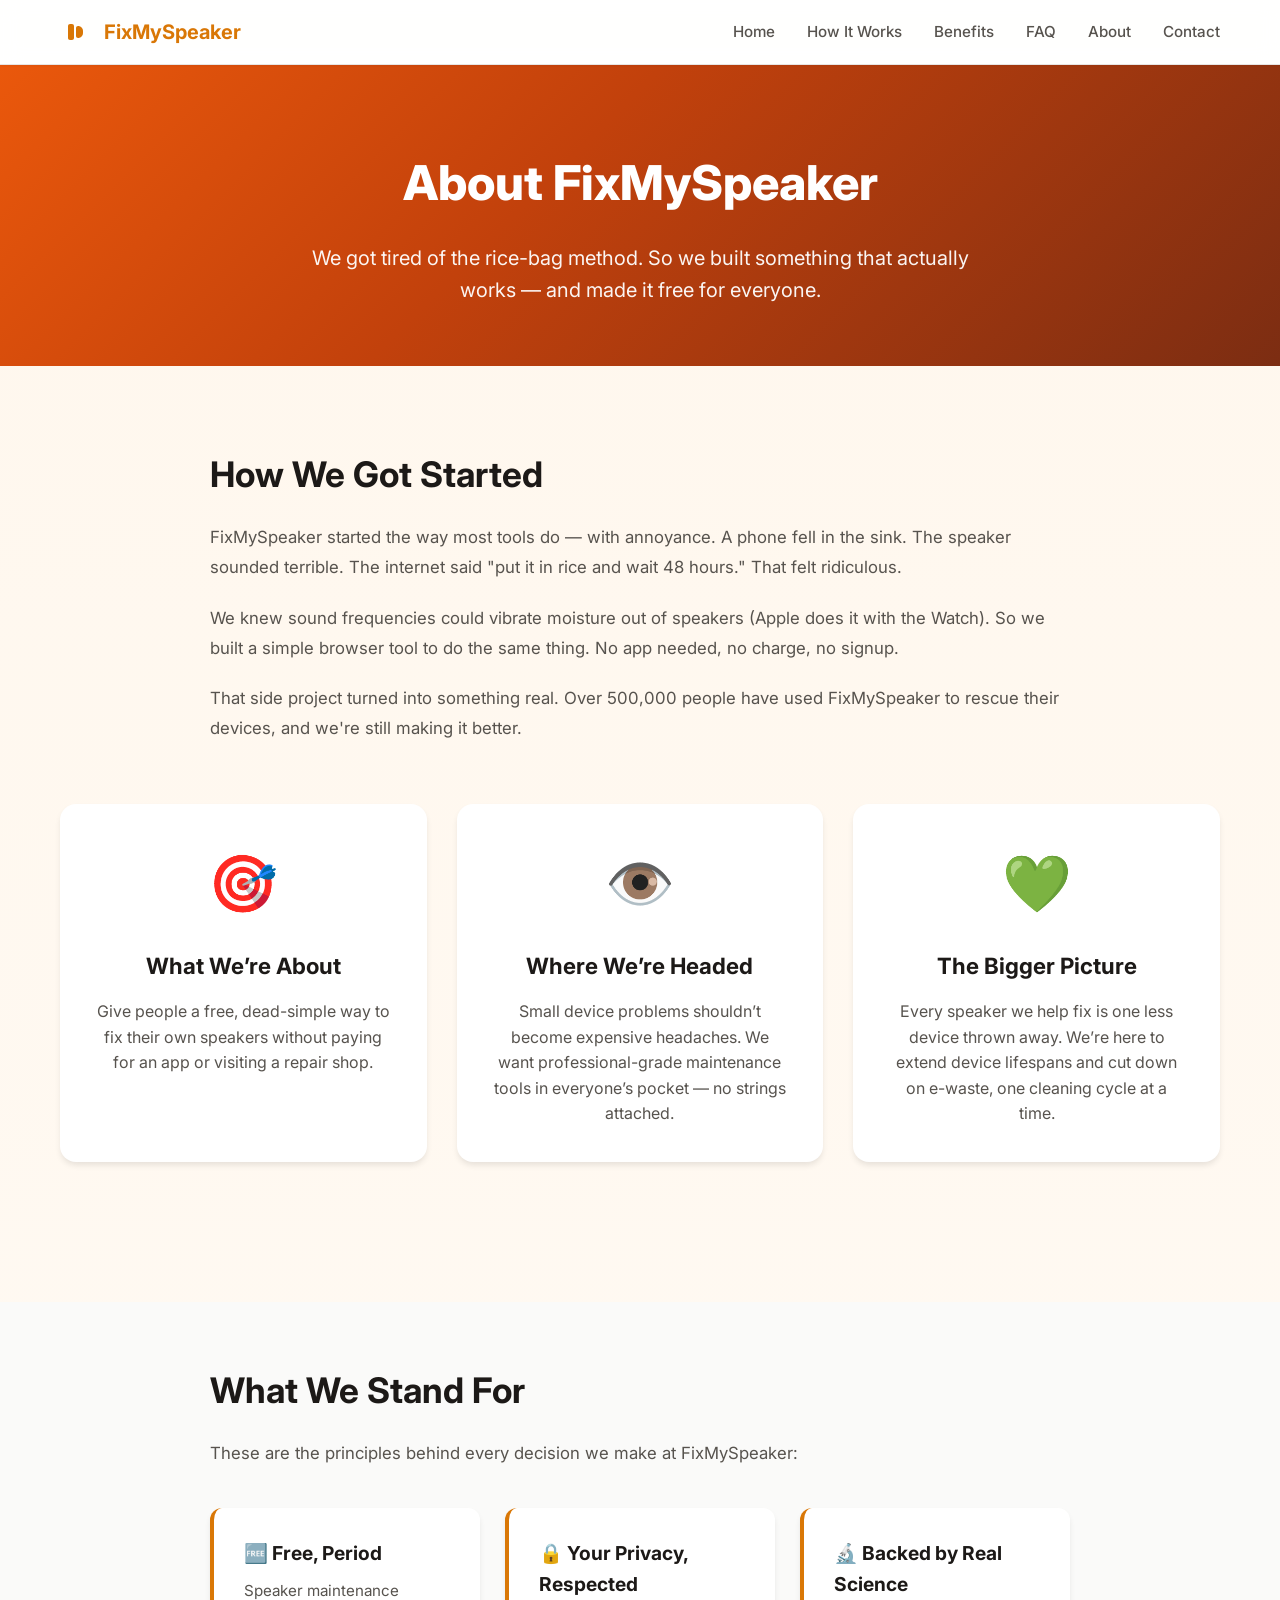
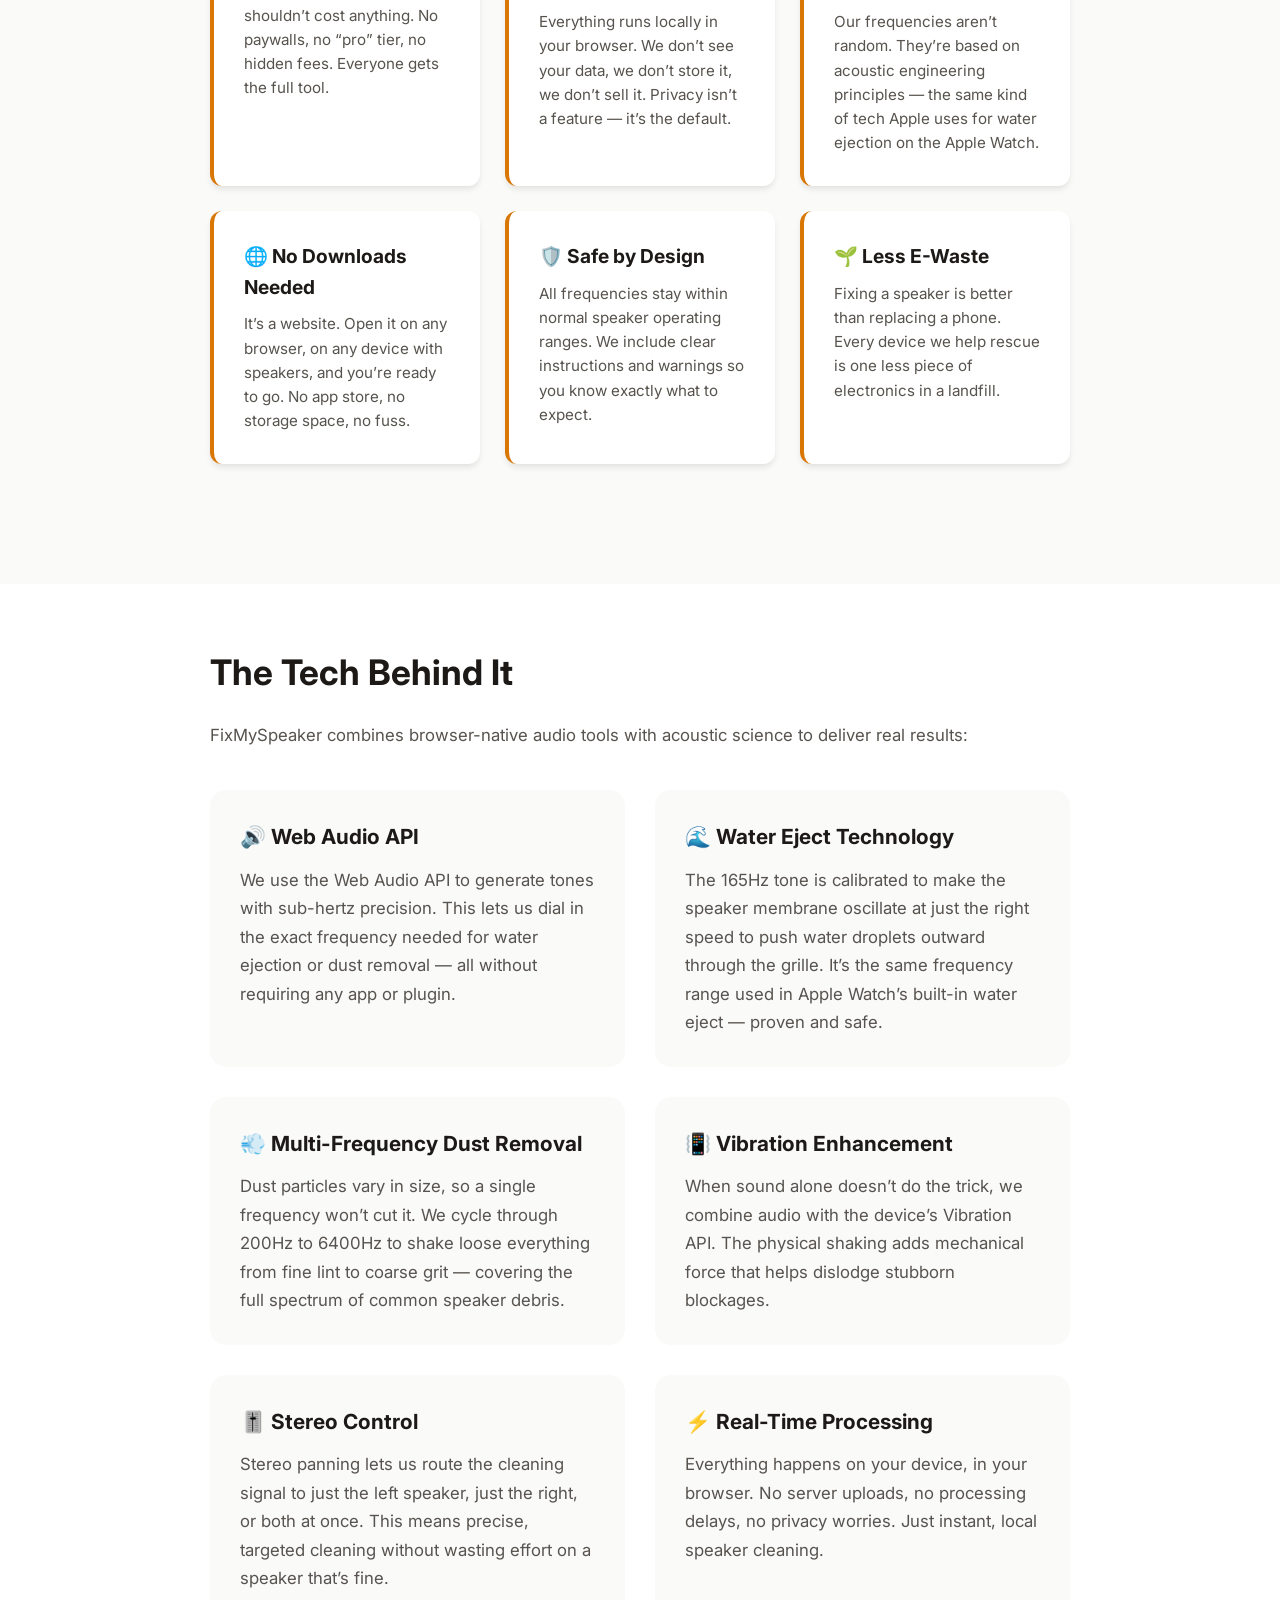
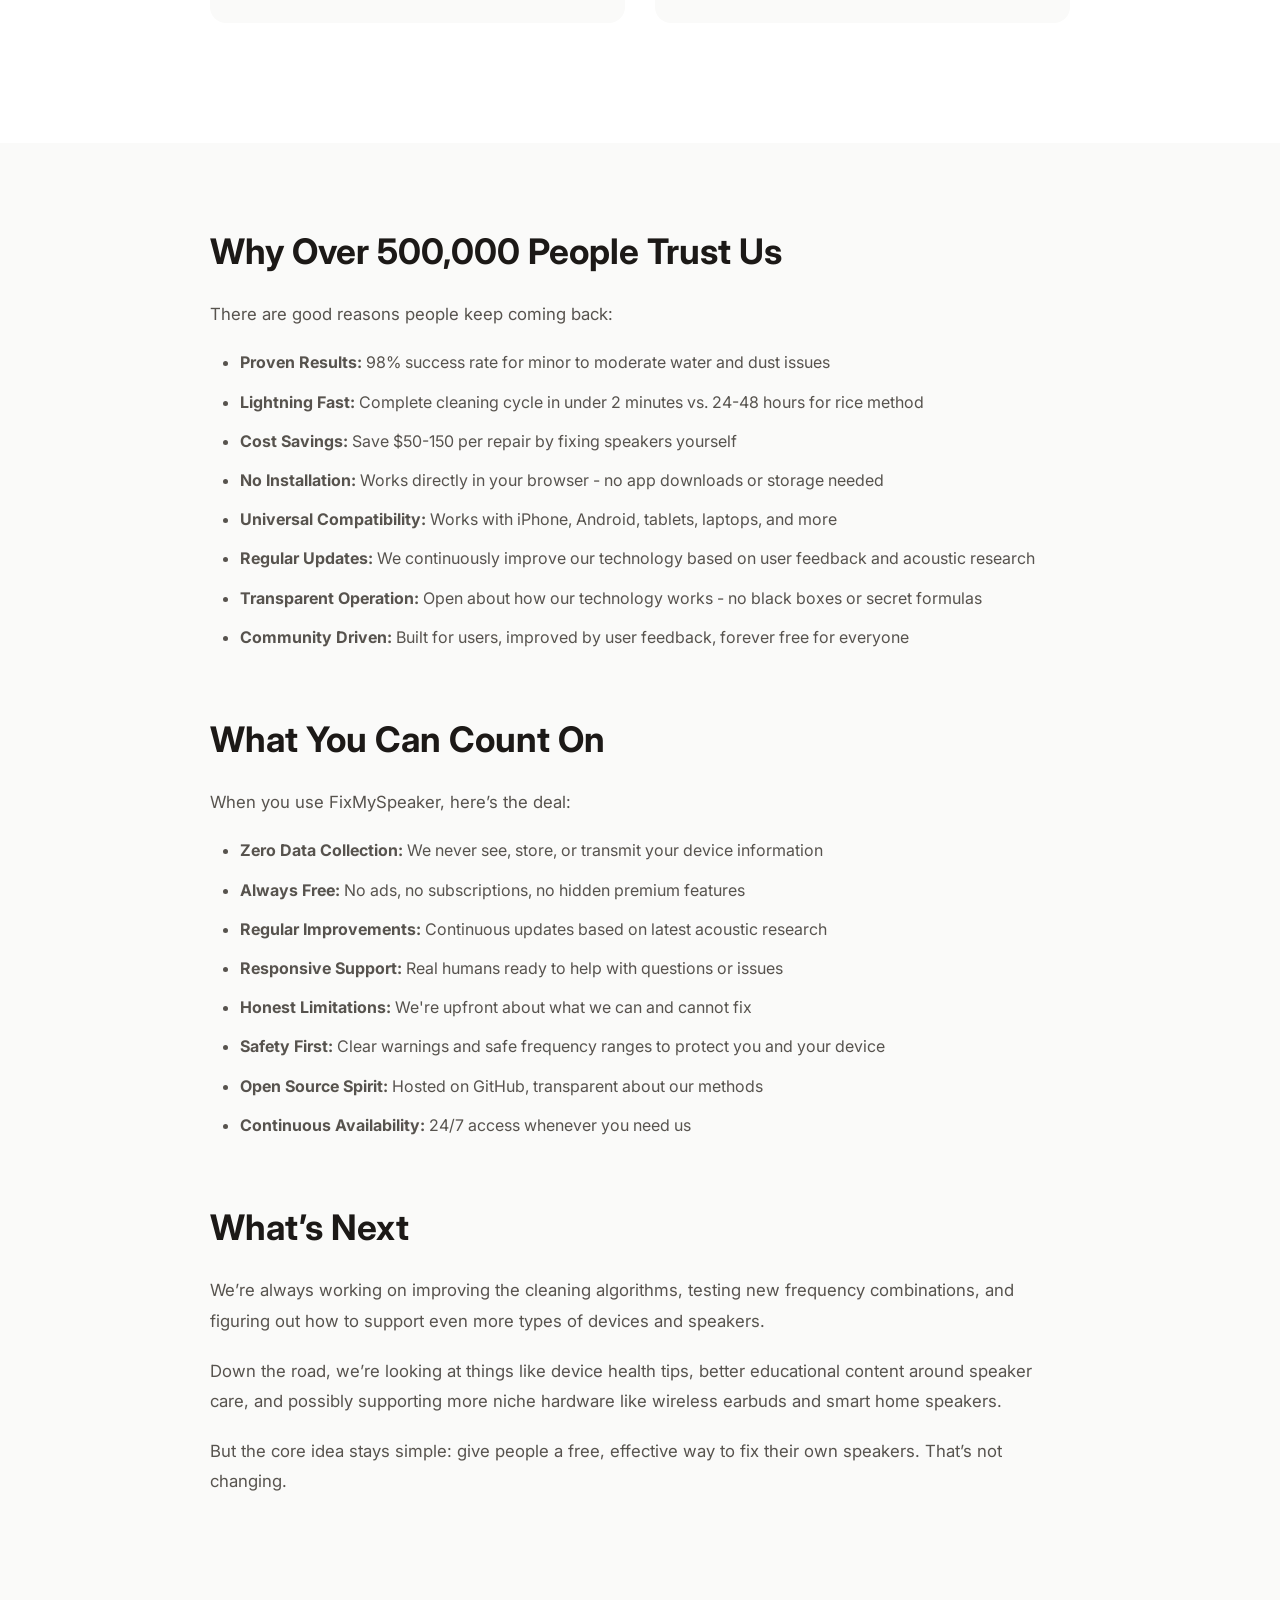
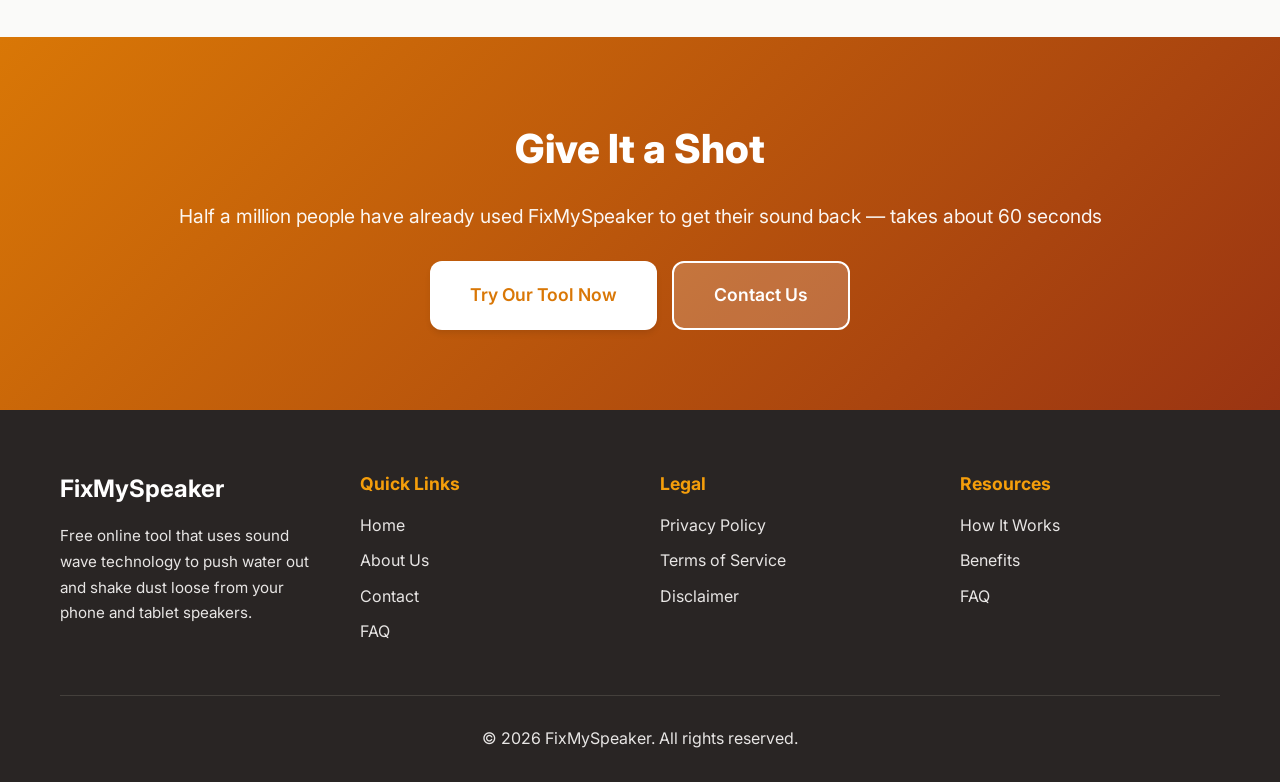
<file: about/index.html>
<!DOCTYPE html>
<html lang="en">

<head>
    <meta charset="UTF-8">
    <meta name="viewport" content="width=device-width, initial-scale=1.0">
    <meta name="description"
        content="About FixMySpeaker — we built a free speaker cleaning tool because the alternatives were slow, expensive, or didn’t work. Learn what drives us.">
    <title>About Us — FixMySpeaker</title>
    <link rel="canonical" href="https://fixmyspeaker.github.io/about/">
    <meta name="robots" content="index, follow">
    <link rel="stylesheet" href="/style.css">
    <link rel="icon" href="/icon.svg" type="image/svg+xml">
    <link href="https://fonts.googleapis.com/css2?family=Inter:wght@300;400;500;600;700;800&display=swap"
        rel="stylesheet">
    <!-- Google tag (gtag.js) -->
    <script async src="https://www.googletagmanager.com/gtag/js?id=G-7DYJP3M16W"></script>
    <script>
        window.dataLayer = window.dataLayer || [];
        function gtag() { dataLayer.push(arguments); }
        gtag('js', new Date());

        gtag('config', 'G-7DYJP3M16W');
    </script>
    <style>
        .about-hero {
            padding: 80px 0 60px;
            background: linear-gradient(135deg, #ea580c 0%, #c2410c 42%, #7c2d12 100%);
            color: var(--white);
            text-align: center;
        }

        .about-hero h1 {
            font-size: 3rem;
            margin-bottom: 20px;
            font-weight: 800;
        }

        .about-hero p {
            font-size: 1.25rem;
            max-width: 700px;
            margin: 0 auto;
            opacity: 0.95;
        }

        .about-content {
            padding: 80px 0;
        }

        .about-section {
            max-width: 900px;
            margin: 0 auto 60px;
            padding: 0 20px;
        }

        .about-section h2 {
            font-size: 2.2rem;
            margin-bottom: 20px;
            color: var(--text-primary);
        }

        .about-section p {
            line-height: 1.8;
            color: var(--text-secondary);
            margin-bottom: 20px;
            font-size: 1.05rem;
        }

        .about-section ul {
            margin: 20px 0;
            padding-left: 30px;
        }

        .about-section ul li {
            margin-bottom: 12px;
            line-height: 1.7;
            color: var(--text-secondary);
        }

        .mission-grid {
            display: grid;
            grid-template-columns: repeat(auto-fit, minmax(280px, 1fr));
            gap: 30px;
            margin: 60px 0;
        }

        .mission-card {
            background: var(--white);
            padding: 35px;
            border-radius: var(--radius-lg);
            box-shadow: var(--shadow);
            text-align: center;
            transition: var(--transition);
        }

        .mission-card:hover {
            transform: translateY(-5px);
            box-shadow: var(--shadow-xl);
        }

        .mission-icon {
            font-size: 3.5rem;
            margin-bottom: 20px;
        }

        .mission-card h3 {
            font-size: 1.4rem;
            margin-bottom: 15px;
            color: var(--text-primary);
        }

        .mission-card p {
            color: var(--text-secondary);
            line-height: 1.6;
        }

        .team-values {
            background: var(--gray-lighter);
            padding: 60px 0;
        }

        .value-list {
            display: grid;
            grid-template-columns: repeat(auto-fit, minmax(250px, 1fr));
            gap: 25px;
            margin-top: 40px;
        }

        .value-item {
            background: var(--white);
            padding: 30px;
            border-radius: var(--radius);
            box-shadow: var(--shadow);
            border-left: 4px solid var(--primary-color);
        }

        .value-item h4 {
            font-size: 1.2rem;
            margin-bottom: 10px;
            color: var(--text-primary);
        }

        .value-item p {
            color: var(--text-secondary);
            font-size: 0.95rem;
            line-height: 1.6;
            margin: 0;
        }

        .technology-section {
            background: var(--white);
            padding: 60px 0;
        }

        .tech-grid {
            display: grid;
            grid-template-columns: repeat(auto-fit, minmax(300px, 1fr));
            gap: 30px;
            margin-top: 40px;
        }

        .tech-card {
            padding: 30px;
            background: var(--gray-lighter);
            border-radius: var(--radius-lg);
            transition: var(--transition);
        }

        .tech-card:hover {
            background: var(--gray-light);
        }

        .tech-card h3 {
            font-size: 1.3rem;
            margin-bottom: 12px;
            color: var(--text-primary);
            display: flex;
            align-items: center;
            gap: 10px;
        }

        .tech-card p {
            color: var(--text-secondary);
            line-height: 1.7;
            margin: 0;
        }

        .cta-about {
            text-align: center;
            padding: 80px 0;
            background: linear-gradient(135deg, var(--primary-color), var(--secondary-color));
            color: var(--white);
        }

        .cta-about h2 {
            font-size: 2.5rem;
            margin-bottom: 20px;
            font-weight: 800;
        }

        .cta-about p {
            font-size: 1.2rem;
            margin-bottom: 30px;
            opacity: 0.95;
        }

        .cta-about .btn-primary {
            background: var(--white);
            color: var(--primary-color);
        }

        .cta-about .btn-primary:hover {
            transform: translateY(-3px) scale(1.05);
        }

        @media (max-width: 768px) {
            .about-hero h1 {
                font-size: 2.2rem;
            }

            .about-section h2 {
                font-size: 1.8rem;
            }
        }
    </style>
</head>

<body>
    <!-- Navigation -->
    <nav class="navbar">
        <div class="container">
            <div class="nav-wrapper">
                <a href="/" class="logo">
                    <svg width="32" height="32" viewBox="0 0 32 32" fill="none" xmlns="http://www.w3.org/2000/svg">
                        <path
                            d="M8 10C8 8.89543 8.89543 8 10 8H12C13.1046 8 14 8.89543 14 10V22C14 23.1046 13.1046 24 12 24H10C8.89543 24 8 23.1046 8 22V10Z"
                            fill="currentColor" />
                        <path
                            d="M16 12C16 10.8954 16.8954 10 18 10C20.7614 10 23 12.2386 23 15V17C23 19.7614 20.7614 22 18 22C16.8954 22 16 21.1046 16 20V12Z"
                            fill="currentColor" />
                    </svg>
                    <span>FixMySpeaker</span>
                </a>
                <button class="mobile-menu-btn" id="mobileMenuBtn" aria-label="Toggle menu">
                    <span></span>
                    <span></span>
                    <span></span>
                </button>
                <ul class="nav-links" id="navLinks">
                    <li><a href="/" class="nav-link">Home</a></li>
                    <li><a href="/#how-it-works" class="nav-link">How It Works</a></li>
                    <li><a href="/#benefits" class="nav-link">Benefits</a></li>
                    <li><a href="/#faq" class="nav-link">FAQ</a></li>
                    <li><a href="/about/" class="nav-link">About</a></li>
                    <li><a href="/contact/" class="nav-link">Contact</a></li>
                </ul>
            </div>
        </div>
    </nav>

    <!-- About Hero -->
    <section class="about-hero">
        <div class="container">
            <h1>About FixMySpeaker</h1>
            <p>We got tired of the rice-bag method. So we built something that actually works — and made it free for everyone.</p>
        </div>
    </section>

    <!-- About Content -->
    <section class="about-content">
        <div class="container">
            <!-- Our Story -->
            <div class="about-section">
                <h2>How We Got Started</h2>
                <p>FixMySpeaker started the way most tools do — with annoyance. A phone fell in the sink. The speaker sounded terrible. The internet said "put it in rice and wait 48 hours." That felt ridiculous.</p>
                <p>We knew sound frequencies could vibrate moisture out of speakers (Apple does it with the Watch). So we built a simple browser tool to do the same thing. No app needed, no charge, no signup.</p>
                <p>That side project turned into something real. Over 500,000 people have used FixMySpeaker to rescue their devices, and we're still making it better.</p>
            </div>

            <!-- Mission Cards -->
            <div class="mission-grid">
                <div class="mission-card">
                    <div class="mission-icon">🎯</div>
                    <h3>What We’re About</h3>
                    <p>Give people a free, dead-simple way to fix their own speakers without paying for an app or visiting a repair shop.</p>
                </div>

                <div class="mission-card">
                    <div class="mission-icon">👁️</div>
                    <h3>Where We’re Headed</h3>
                    <p>Small device problems shouldn’t become expensive headaches. We want professional-grade maintenance tools in everyone’s pocket — no strings attached.</p>
                </div>

                <div class="mission-card">
                    <div class="mission-icon">💚</div>
                    <h3>The Bigger Picture</h3>
                    <p>Every speaker we help fix is one less device thrown away. We’re here to extend device lifespans and cut down on e-waste, one cleaning cycle at a time.</p>
                </div>
            </div>
        </div>
    </section>

    <!-- Team Values -->
    <section class="team-values">
        <div class="container">
            <div class="about-section">
                <h2>What We Stand For</h2>
                <p>These are the principles behind every decision we make at FixMySpeaker:</p>

                <div class="value-list">
                    <div class="value-item">
                        <h4>🆓 Free, Period</h4>
                        <p>Speaker maintenance shouldn’t cost anything. No paywalls, no “pro” tier, no hidden fees. Everyone gets the full tool.</p>
                    </div>

                    <div class="value-item">
                        <h4>🔒 Your Privacy, Respected</h4>
                        <p>Everything runs locally in your browser. We don’t see your data, we don’t store it, we don’t sell it. Privacy isn’t a feature — it’s the default.</p>
                    </div>

                    <div class="value-item">
                        <h4>🔬 Backed by Real Science</h4>
                        <p>Our frequencies aren’t random. They’re based on acoustic engineering principles — the same kind of tech Apple uses for water ejection on the Apple Watch.</p>
                    </div>

                    <div class="value-item">
                        <h4>🌐 No Downloads Needed</h4>
                        <p>It’s a website. Open it on any browser, on any device with speakers, and you’re ready to go. No app store, no storage space, no fuss.</p>
                    </div>

                    <div class="value-item">
                        <h4>🛡️ Safe by Design</h4>
                        <p>All frequencies stay within normal speaker operating ranges. We include clear instructions and warnings so you know exactly what to expect.</p>
                    </div>

                    <div class="value-item">
                        <h4>🌱 Less E-Waste</h4>
                        <p>Fixing a speaker is better than replacing a phone. Every device we help rescue is one less piece of electronics in a landfill.</p>
                    </div>
                </div>
            </div>
        </div>
    </section>

    <!-- Technology Section -->
    <section class="technology-section">
        <div class="container">
            <div class="about-section">
                <h2>The Tech Behind It</h2>
                <p>FixMySpeaker combines browser-native audio tools with acoustic science to deliver real results:</p>

                <div class="tech-grid">
                    <div class="tech-card">
                        <h3>🔊 Web Audio API</h3>
                        <p>We use the Web Audio API to generate tones with sub-hertz precision. This lets us dial in the exact frequency needed for water ejection or dust removal — all without requiring any app or plugin.</p>
                    </div>

                    <div class="tech-card">
                        <h3>🌊 Water Eject Technology</h3>
                        <p>The 165Hz tone is calibrated to make the speaker membrane oscillate at just the right speed to push water droplets outward through the grille. It’s the same frequency range used in Apple Watch’s built-in water eject — proven and safe.</p>
                    </div>

                    <div class="tech-card">
                        <h3>💨 Multi-Frequency Dust Removal</h3>
                        <p>Dust particles vary in size, so a single frequency won’t cut it. We cycle through 200Hz to 6400Hz to shake loose everything from fine lint to coarse grit — covering the full spectrum of common speaker debris.</p>
                    </div>

                    <div class="tech-card">
                        <h3>📳 Vibration Enhancement</h3>
                        <p>When sound alone doesn’t do the trick, we combine audio with the device’s Vibration API. The physical shaking adds mechanical force that helps dislodge stubborn blockages.</p>
                    </div>

                    <div class="tech-card">
                        <h3>🎚️ Stereo Control</h3>
                        <p>Stereo panning lets us route the cleaning signal to just the left speaker, just the right, or both at once. This means precise, targeted cleaning without wasting effort on a speaker that’s fine.</p>
                    </div>

                    <div class="tech-card">
                        <h3>⚡ Real-Time Processing</h3>
                        <p>Everything happens on your device, in your browser. No server uploads, no processing delays, no privacy worries. Just instant, local speaker cleaning.</p>
                    </div>
                </div>
            </div>
        </div>
    </section>

    <!-- Why Choose Us -->
    <section class="about-content" style="background: var(--gray-lighter);">
        <div class="container">
            <div class="about-section">
                <h2>Why Over 500,000 People Trust Us</h2>
                <p>There are good reasons people keep coming back:</p>

                <ul>
                    <li><strong>Proven Results:</strong> 98% success rate for minor to moderate water and dust issues
                    </li>
                    <li><strong>Lightning Fast:</strong> Complete cleaning cycle in under 2 minutes vs. 24-48 hours for
                        rice method</li>
                    <li><strong>Cost Savings:</strong> Save $50-150 per repair by fixing speakers yourself</li>
                    <li><strong>No Installation:</strong> Works directly in your browser - no app downloads or storage
                        needed</li>
                    <li><strong>Universal Compatibility:</strong> Works with iPhone, Android, tablets, laptops, and more
                    </li>
                    <li><strong>Regular Updates:</strong> We continuously improve our technology based on user feedback
                        and acoustic research</li>
                    <li><strong>Transparent Operation:</strong> Open about how our technology works - no black boxes or
                        secret formulas</li>
                    <li><strong>Community Driven:</strong> Built for users, improved by user feedback, forever free for
                        everyone</li>
                </ul>
            </div>

            <div class="about-section">
                <h2>What You Can Count On</h2>
                <p>When you use FixMySpeaker, here’s the deal:</p>

                <ul>
                    <li><strong>Zero Data Collection:</strong> We never see, store, or transmit your device information
                    </li>
                    <li><strong>Always Free:</strong> No ads, no subscriptions, no hidden premium features</li>
                    <li><strong>Regular Improvements:</strong> Continuous updates based on latest acoustic research</li>
                    <li><strong>Responsive Support:</strong> Real humans ready to help with questions or issues</li>
                    <li><strong>Honest Limitations:</strong> We're upfront about what we can and cannot fix</li>
                    <li><strong>Safety First:</strong> Clear warnings and safe frequency ranges to protect you and your
                        device</li>
                    <li><strong>Open Source Spirit:</strong> Hosted on GitHub, transparent about our methods</li>
                    <li><strong>Continuous Availability:</strong> 24/7 access whenever you need us</li>
                </ul>
            </div>

            <div class="about-section">
                <h2>What’s Next</h2>
                <p>We’re always working on improving the cleaning algorithms, testing new frequency combinations, and figuring out how to support even more types of devices and speakers.</p>
                <p>Down the road, we’re looking at things like device health tips, better educational content around speaker care, and possibly supporting more niche hardware like wireless earbuds and smart home speakers.</p>
                <p>But the core idea stays simple: give people a free, effective way to fix their own speakers. That’s not changing.</p>
            </div>
        </div>
    </section>

    <!-- CTA Section -->
    <section class="cta-about">
        <div class="container">
            <h2>Give It a Shot</h2>
            <p>Half a million people have already used FixMySpeaker to get their sound back — takes about 60 seconds</p>
            <div style="display: flex; gap: 15px; justify-content: center; flex-wrap: wrap;">
                <a href="/" class="btn btn-primary btn-large">Try Our Tool Now</a>
                <a href="/contact/" class="btn btn-secondary btn-large"
                    style="background: rgba(255,255,255,0.2); color: white; border: 2px solid white;">Contact Us</a>
            </div>
        </div>
    </section>

    <!-- Footer -->
    <footer class="footer">
        <div class="container">
            <div class="footer-content">
                <div class="footer-section">
                    <h3>FixMySpeaker</h3>
                    <p>Free online tool that uses sound wave technology to push water out and shake dust loose from your phone and tablet speakers.</p>
                </div>
                <div class="footer-section">
                    <h4>Quick Links</h4>
                    <ul>
                        <li><a href="/">Home</a></li>
                        <li><a href="/about/">About Us</a></li>
                        <li><a href="/contact/">Contact</a></li>
                        <li><a href="/#faq">FAQ</a></li>
                    </ul>
                </div>
                <div class="footer-section">
                    <h4>Legal</h4>
                    <ul>
                        <li><a href="/privacy-policy/">Privacy Policy</a></li>
                        <li><a href="/terms-of-service/">Terms of Service</a></li>
                        <li><a href="/disclaimer/">Disclaimer</a></li>
                    </ul>
                </div>
                <div class="footer-section">
                    <h4>Resources</h4>
                    <ul>
                        <li><a href="/#how-it-works">How It Works</a></li>
                        <li><a href="/#benefits">Benefits</a></li>
                        <li><a href="/#faq">FAQ</a></li>
                    </ul>
                </div>
            </div>
            <div class="footer-bottom">
                <p>&copy; 2026 FixMySpeaker. All rights reserved.</p>
            </div>
        </div>
    </footer>

    <script src="/script.js"></script>
</body>

</html>
</file>
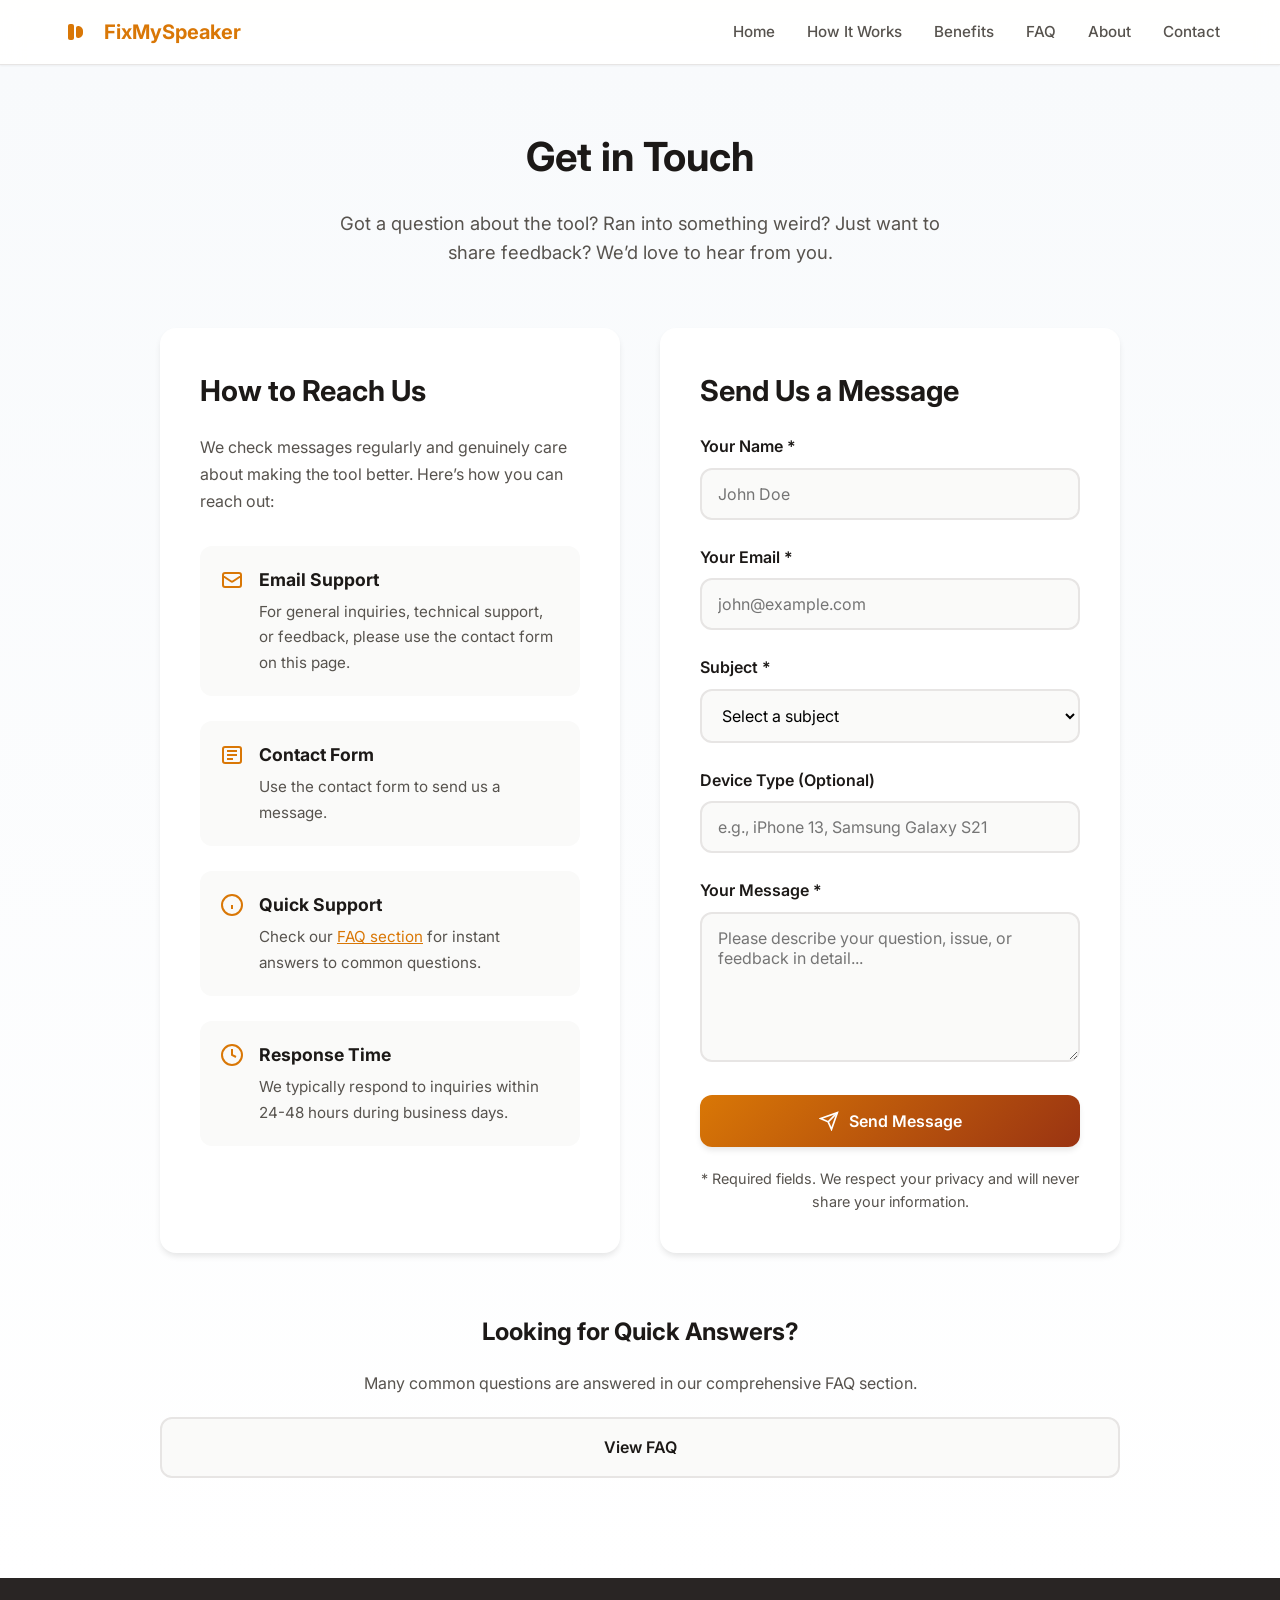
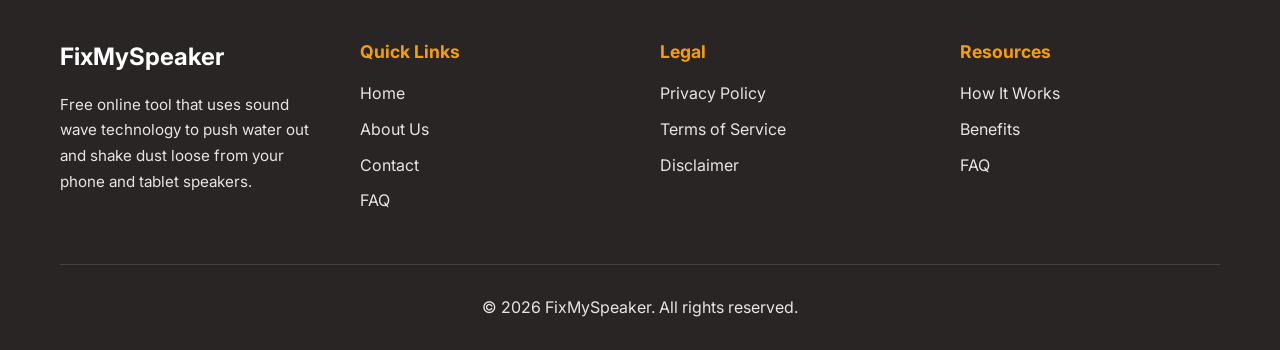
<file: contact/index.html>
<!DOCTYPE html>
<html lang="en">

<head>
    <meta charset="UTF-8">
    <meta name="viewport" content="width=device-width, initial-scale=1.0">
    <meta name="description"
        content="Contact FixMySpeaker — got a question, found a bug, or just want to say thanks? Drop us a message and we’ll get back to you.">
    <title>Contact Us — FixMySpeaker</title>
    <link rel="canonical" href="https://fixmyspeaker.github.io/contact/">
    <meta name="robots" content="index, follow">
    <link rel="stylesheet" href="/style.css">
    <link rel="icon" href="/icon.svg" type="image/svg+xml">
    <link href="https://fonts.googleapis.com/css2?family=Inter:wght@300;400;500;600;700;800&display=swap"
        rel="stylesheet">
    <!-- Google tag (gtag.js) -->
    <script async src="https://www.googletagmanager.com/gtag/js?id=G-7DYJP3M16W"></script>
    <script>
        window.dataLayer = window.dataLayer || [];
        function gtag() { dataLayer.push(arguments); }
        gtag('js', new Date());

        gtag('config', 'G-7DYJP3M16W');
    </script>
    <style>
        .contact-section {
            padding: 60px 0 100px;
            background: linear-gradient(to bottom, #f8fafc, #ffffff);
        }

        .contact-container {
            max-width: 1000px;
            margin: 0 auto;
            padding: 0 20px;
        }

        .contact-header {
            text-align: center;
            margin-bottom: 60px;
        }

        .contact-header h1 {
            font-size: 2.5rem;
            margin-bottom: 20px;
            color: var(--text-primary);
        }

        .contact-header p {
            font-size: 1.15rem;
            color: var(--text-secondary);
            max-width: 600px;
            margin: 0 auto;
        }

        .contact-content {
            display: grid;
            grid-template-columns: 1fr 1fr;
            gap: 40px;
            margin-top: 40px;
        }

        .contact-info {
            background: var(--white);
            padding: 40px;
            border-radius: var(--radius-lg);
            box-shadow: var(--shadow);
        }

        .contact-info h2 {
            font-size: 1.8rem;
            margin-bottom: 20px;
            color: var(--text-primary);
        }

        .contact-info p {
            line-height: 1.7;
            color: var(--text-secondary);
            margin-bottom: 30px;
        }

        .info-item {
            display: flex;
            align-items: flex-start;
            gap: 15px;
            margin-bottom: 25px;
            padding: 20px;
            background: var(--gray-lighter);
            border-radius: var(--radius);
        }

        .info-item svg {
            flex-shrink: 0;
            color: var(--primary-color);
            margin-top: 2px;
        }

        .info-item div h3 {
            font-size: 1.1rem;
            margin-bottom: 5px;
            color: var(--text-primary);
        }

        .info-item div p {
            margin: 0;
            font-size: 0.95rem;
        }

        .contact-form {
            background: var(--white);
            padding: 40px;
            border-radius: var(--radius-lg);
            box-shadow: var(--shadow);
        }

        .contact-form h2 {
            font-size: 1.8rem;
            margin-bottom: 20px;
            color: var(--text-primary);
        }

        .form-group {
            margin-bottom: 25px;
        }

        .form-group label {
            display: block;
            margin-bottom: 8px;
            font-weight: 600;
            color: var(--text-primary);
        }

        .form-group input,
        .form-group textarea,
        .form-group select {
            width: 100%;
            padding: 14px 16px;
            border: 2px solid var(--gray-light);
            border-radius: var(--radius);
            font-family: inherit;
            font-size: 1rem;
            transition: var(--transition);
            background: var(--gray-lighter);
        }

        .form-group input:focus,
        .form-group textarea:focus,
        .form-group select:focus {
            outline: none;
            border-color: var(--primary-color);
            background: var(--white);
        }

        .form-group textarea {
            resize: vertical;
            min-height: 150px;
        }

        .form-submit {
            width: 100%;
        }

        .success-message {
            display: none;
            padding: 20px;
            background: #d1fae5;
            border: 2px solid #10b981;
            border-radius: var(--radius);
            color: #065f46;
            margin-bottom: 20px;
        }

        .faq-quick {
            margin-top: 60px;
            text-align: center;
        }

        .faq-quick h3 {
            font-size: 1.5rem;
            margin-bottom: 20px;
        }

        @media (max-width: 768px) {
            .contact-content {
                grid-template-columns: 1fr;
            }

            .contact-header h1 {
                font-size: 2rem;
            }
        }
    </style>
</head>

<body>
    <!-- Navigation -->
    <nav class="navbar">
        <div class="container">
            <div class="nav-wrapper">
                <a href="/" class="logo">
                    <svg width="32" height="32" viewBox="0 0 32 32" fill="none" xmlns="http://www.w3.org/2000/svg">
                        <path
                            d="M8 10C8 8.89543 8.89543 8 10 8H12C13.1046 8 14 8.89543 14 10V22C14 23.1046 13.1046 24 12 24H10C8.89543 24 8 23.1046 8 22V10Z"
                            fill="currentColor" />
                        <path
                            d="M16 12C16 10.8954 16.8954 10 18 10C20.7614 10 23 12.2386 23 15V17C23 19.7614 20.7614 22 18 22C16.8954 22 16 21.1046 16 20V12Z"
                            fill="currentColor" />
                    </svg>
                    <span>FixMySpeaker</span>
                </a>
                <button class="mobile-menu-btn" id="mobileMenuBtn" aria-label="Toggle menu">
                    <span></span>
                    <span></span>
                    <span></span>
                </button>
                <ul class="nav-links" id="navLinks">
                    <li><a href="/" class="nav-link">Home</a></li>
                    <li><a href="/#how-it-works" class="nav-link">How It Works</a></li>
                    <li><a href="/#benefits" class="nav-link">Benefits</a></li>
                    <li><a href="/#faq" class="nav-link">FAQ</a></li>
                    <li><a href="/about/" class="nav-link">About</a></li>
                    <li><a href="/contact/" class="nav-link">Contact</a></li>
                </ul>
            </div>
        </div>
    </nav>

    <!-- Contact Section -->
    <section class="contact-section">
        <div class="contact-container">
            <div class="contact-header">
                <h1>Get in Touch</h1>
                <p>Got a question about the tool? Ran into something weird? Just want to share feedback? We’d love to hear from you.</p>
            </div>

            <div class="contact-content">
                <!-- Contact Information -->
                <div class="contact-info">
                    <h2>How to Reach Us</h2>
                    <p>We check messages regularly and genuinely care about making the tool better. Here’s how you can reach out:</p>

                    <div class="info-item">
                        <svg width="24" height="24" viewBox="0 0 24 24" fill="none" stroke="currentColor"
                            stroke-width="2">
                            <path
                                d="M3 8l7.89 5.26a2 2 0 002.22 0L21 8M5 19h14a2 2 0 002-2V7a2 2 0 00-2-2H5a2 2 0 00-2 2v10a2 2 0 002 2z" />
                        </svg>
                        <div>
                            <h3>Email Support</h3>
                            <p>For general inquiries, technical support, or feedback, please use the contact form on
                                this page.</p>
                        </div>
                    </div>

                    <div class="info-item">
                        <svg width="24" height="24" viewBox="0 0 24 24" fill="none" stroke="currentColor"
                            stroke-width="2">
                            <rect x="3" y="4" width="18" height="16" rx="2" />
                            <line x1="7" y1="8" x2="17" y2="8" />
                            <line x1="7" y1="12" x2="17" y2="12" />
                            <line x1="7" y1="16" x2="13" y2="16" />
                        </svg>
                        <div>
                            <h3>Contact Form</h3>
                            <p>Use the contact form to send us a message.</p>
                        </div>
                    </div>

                    <div class="info-item">
                        <svg width="24" height="24" viewBox="0 0 24 24" fill="none" stroke="currentColor"
                            stroke-width="2">
                            <circle cx="12" cy="12" r="10" />
                            <path d="M12 16v-4M12 8h.01" />
                        </svg>
                        <div>
                            <h3>Quick Support</h3>
                            <p>Check our <a href="/#faq" style="color: var(--primary-color);">FAQ section</a>
                                for instant answers to common questions.</p>
                        </div>
                    </div>

                    <div class="info-item">
                        <svg width="24" height="24" viewBox="0 0 24 24" fill="none" stroke="currentColor"
                            stroke-width="2">
                            <path d="M12 2a10 10 0 0110 10 10 10 0 01-10 10 10 10 0 01-10-10A10 10 0 0112 2z" />
                            <path d="M12 6v6l4 2" />
                        </svg>
                        <div>
                            <h3>Response Time</h3>
                            <p>We typically respond to inquiries within 24-48 hours during business days.</p>
                        </div>
                    </div>
                </div>

                <!-- Contact Form -->
                <div class="contact-form">
                    <h2>Send Us a Message</h2>

                    <div class="success-message" id="successMessage">
                        <strong>✓ Message Sent Successfully!</strong><br>
                        Thank you for contacting us. We'll get back to you as soon as possible.
                    </div>

                    <form id="contactForm" action="https://formspree.io/f/YOUR_FORM_ID" method="POST">
                        <div class="form-group">
                            <label for="name">Your Name *</label>
                            <input type="text" id="name" name="name" required placeholder="John Doe">
                        </div>

                        <div class="form-group">
                            <label for="email">Your Email *</label>
                            <input type="email" id="email" name="email" required placeholder="john@example.com">
                        </div>

                        <div class="form-group">
                            <label for="subject">Subject *</label>
                            <select id="subject" name="subject" required>
                                <option value="">Select a subject</option>
                                <option value="general">General Inquiry</option>
                                <option value="support">Technical Support</option>
                                <option value="feedback">Feedback</option>
                                <option value="bug">Bug Report</option>
                                <option value="feature">Feature Request</option>
                                <option value="other">Other</option>
                            </select>
                        </div>

                        <div class="form-group">
                            <label for="device">Device Type (Optional)</label>
                            <input type="text" id="device" name="device"
                                placeholder="e.g., iPhone 13, Samsung Galaxy S21">
                        </div>

                        <div class="form-group">
                            <label for="message">Your Message *</label>
                            <textarea id="message" name="message" required
                                placeholder="Please describe your question, issue, or feedback in detail..."></textarea>
                        </div>

                        <button type="submit" class="btn btn-primary form-submit">
                            <svg width="20" height="20" viewBox="0 0 24 24" fill="none" stroke="currentColor"
                                stroke-width="2">
                                <line x1="22" y1="2" x2="11" y2="13" />
                                <polygon points="22 2 15 22 11 13 2 9 22 2" />
                            </svg>
                            <span>Send Message</span>
                        </button>
                    </form>

                    <p style="margin-top: 20px; font-size: 0.9rem; color: var(--text-secondary); text-align: center;">
                        * Required fields. We respect your privacy and will never share your information.
                    </p>
                </div>
            </div>

            <!-- FAQ Quick Link -->
            <div class="faq-quick">
                <h3>Looking for Quick Answers?</h3>
                <p style="color: var(--text-secondary); margin-bottom: 20px;">
                    Many common questions are answered in our comprehensive FAQ section.
                </p>
                <a href="/#faq" class="btn btn-secondary">View FAQ</a>
            </div>
        </div>
    </section>

    <!-- Footer -->
    <footer class="footer">
        <div class="container">
            <div class="footer-content">
                <div class="footer-section">
                    <h3>FixMySpeaker</h3>
                    <p>Free online tool that uses sound wave technology to push water out and shake dust loose from your phone and tablet speakers.</p>
                </div>
                <div class="footer-section">
                    <h4>Quick Links</h4>
                    <ul>
                        <li><a href="/">Home</a></li>
                        <li><a href="/about/">About Us</a></li>
                        <li><a href="/contact/">Contact</a></li>
                        <li><a href="/#faq">FAQ</a></li>
                    </ul>
                </div>
                <div class="footer-section">
                    <h4>Legal</h4>
                    <ul>
                        <li><a href="/privacy-policy/">Privacy Policy</a></li>
                        <li><a href="/terms-of-service/">Terms of Service</a></li>
                        <li><a href="/disclaimer/">Disclaimer</a></li>
                    </ul>
                </div>
                <div class="footer-section">
                    <h4>Resources</h4>
                    <ul>
                        <li><a href="/#how-it-works">How It Works</a></li>
                        <li><a href="/#benefits">Benefits</a></li>
                        <li><a href="/#faq">FAQ</a></li>
                    </ul>
                </div>
            </div>
            <div class="footer-bottom">
                <p>&copy; 2026 FixMySpeaker. All rights reserved.</p>
            </div>
        </div>
    </footer>

    <script src="/script.js"></script>
    <script>
        // Contact form handling
        document.getElementById('contactForm').addEventListener('submit', function (e) {
            // For demo purposes, show success message
            // In production, this would be handled by Formspree or another service
            e.preventDefault();

            // Show success message
            document.getElementById('successMessage').style.display = 'block';

            // Reset form
            this.reset();

            // Hide success message after 5 seconds
            setTimeout(function () {
                document.getElementById('successMessage').style.display = 'none';
            }, 5000);

            // Scroll to success message
            document.getElementById('successMessage').scrollIntoView({ behavior: 'smooth', block: 'nearest' });
        });
    </script>
</body>

</html>
</file>
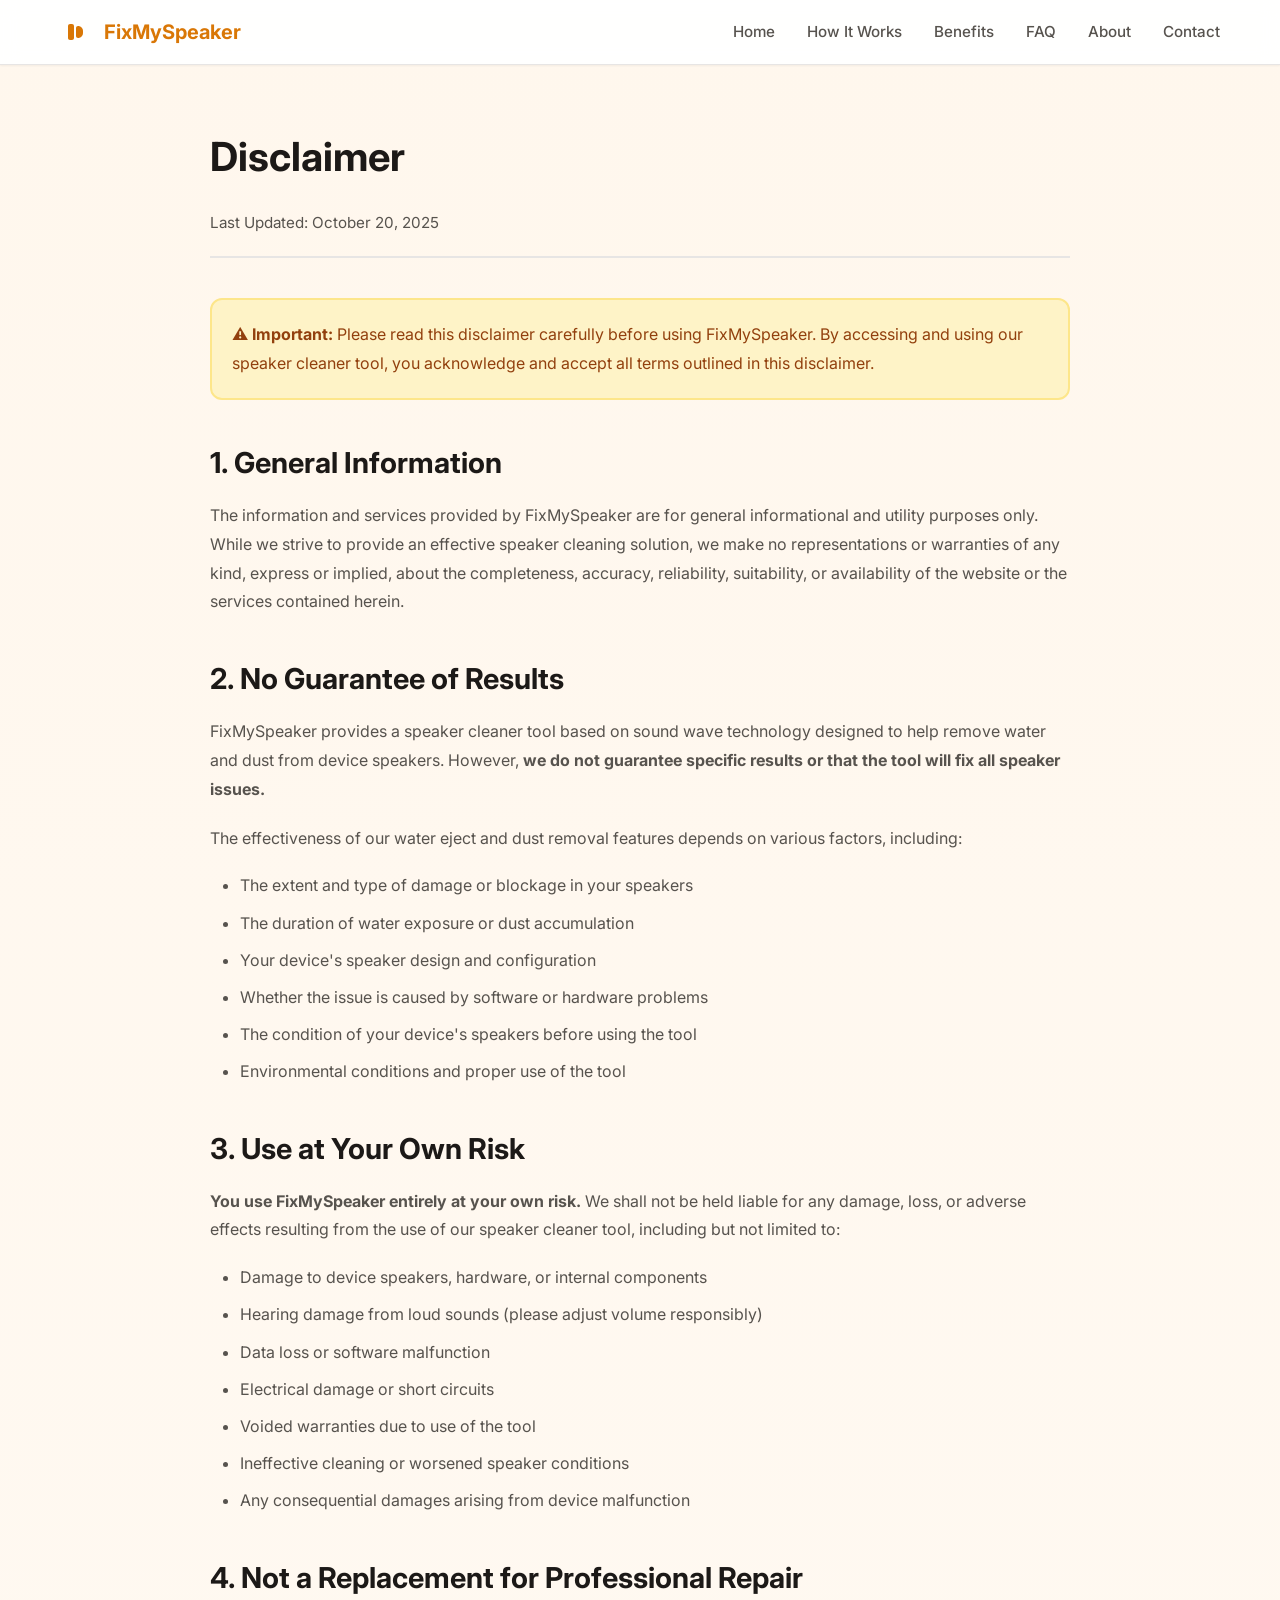
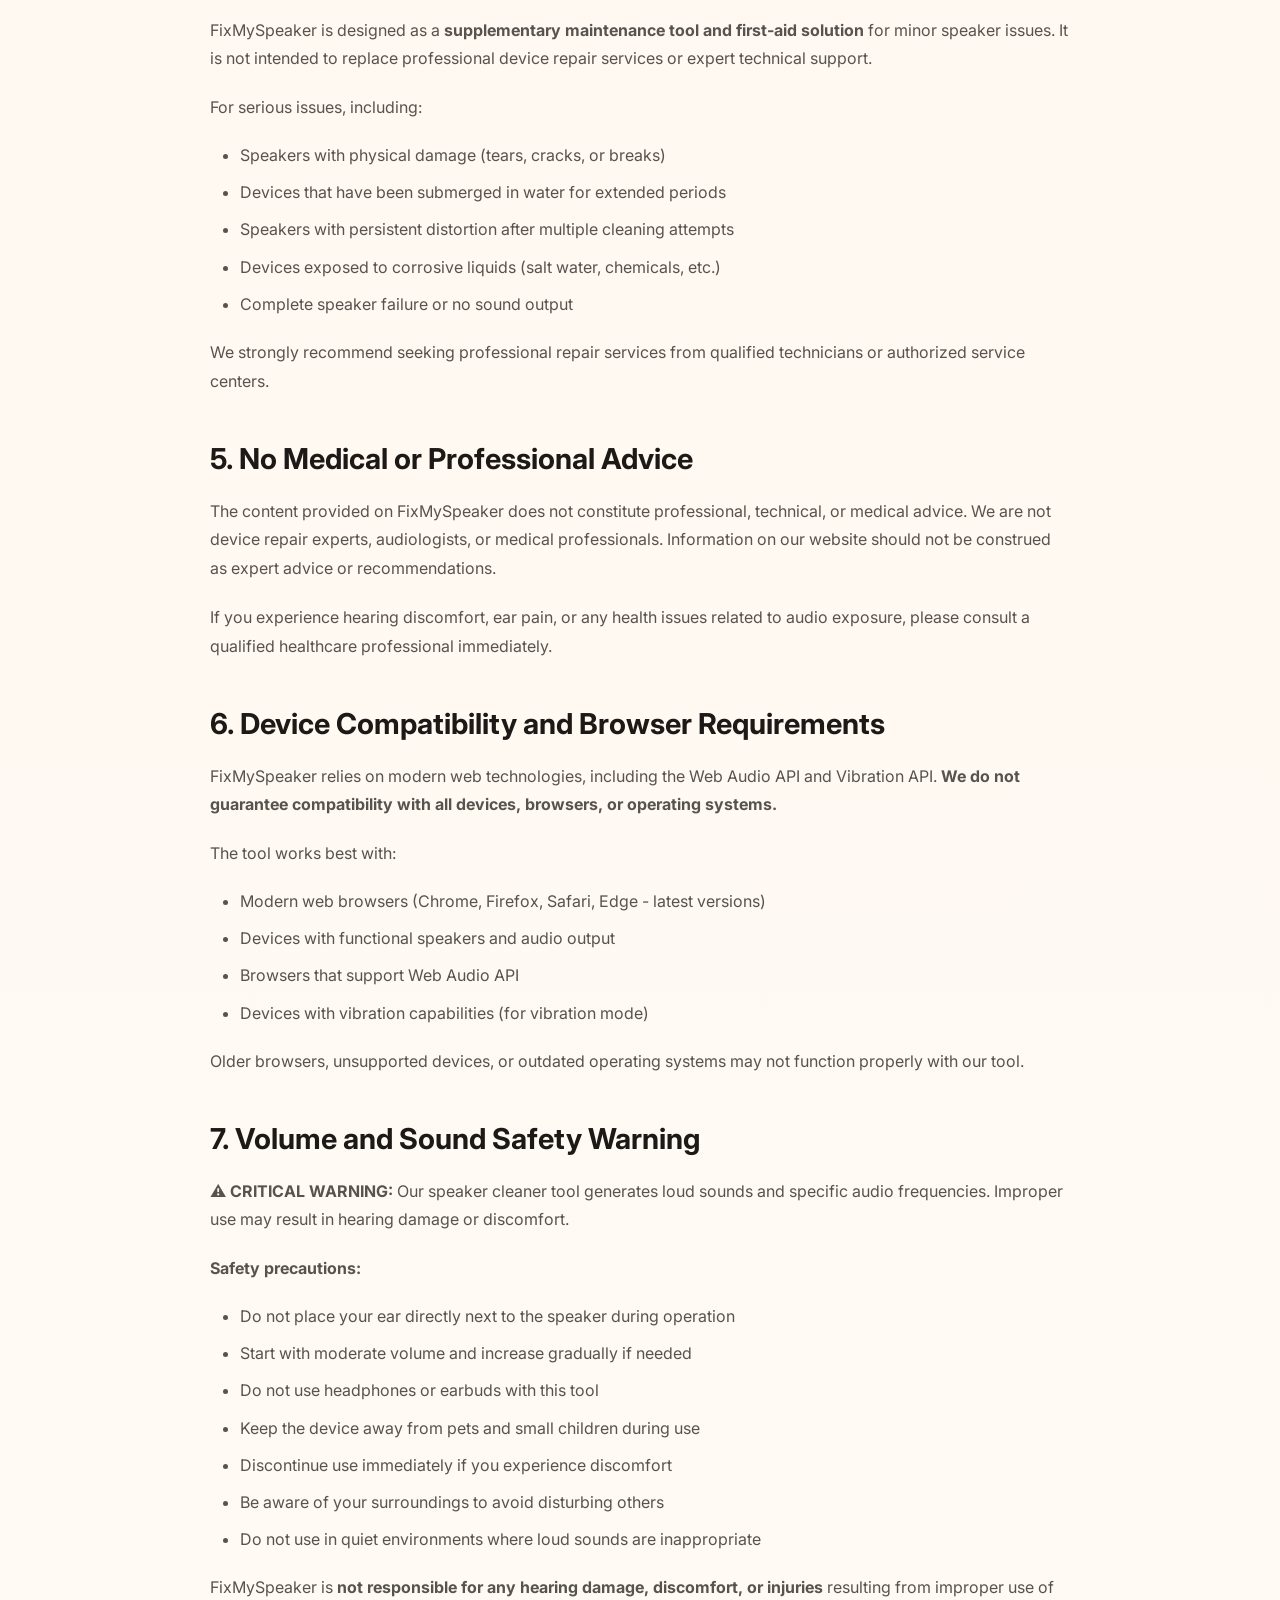
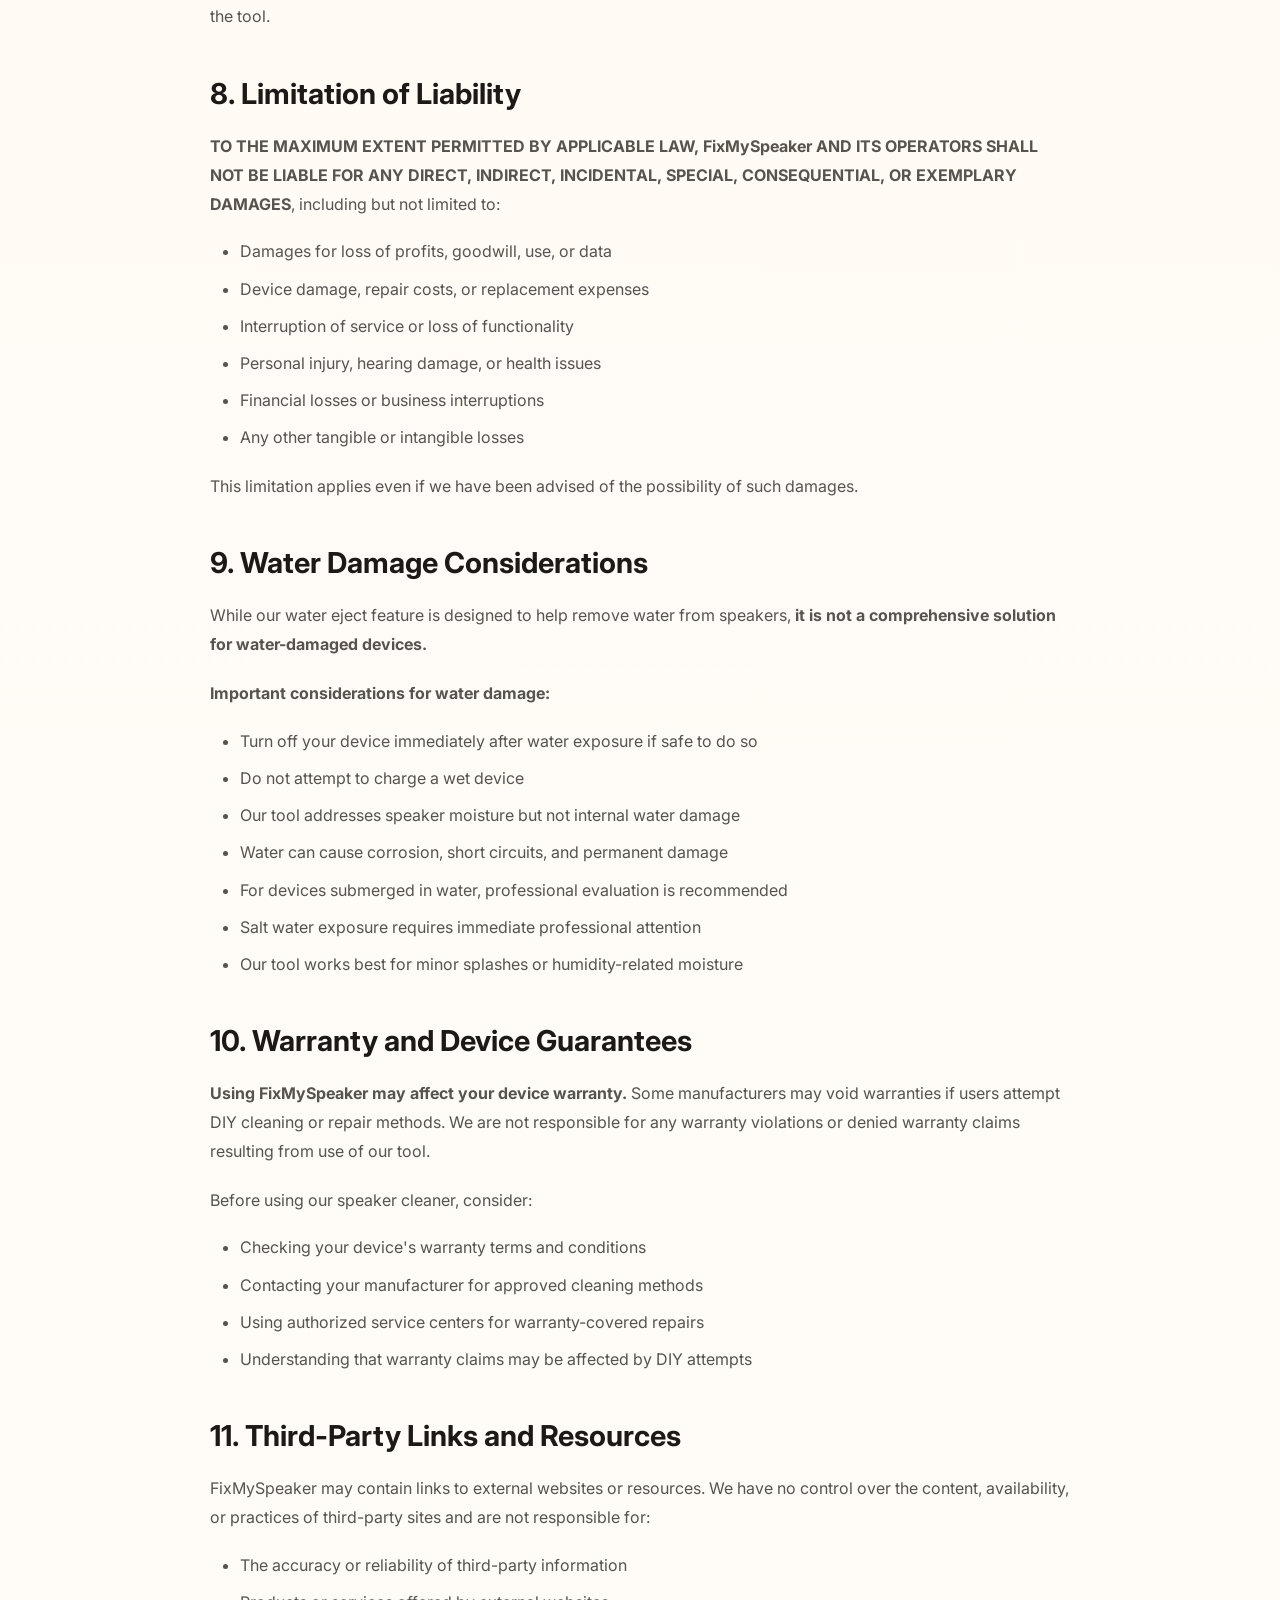
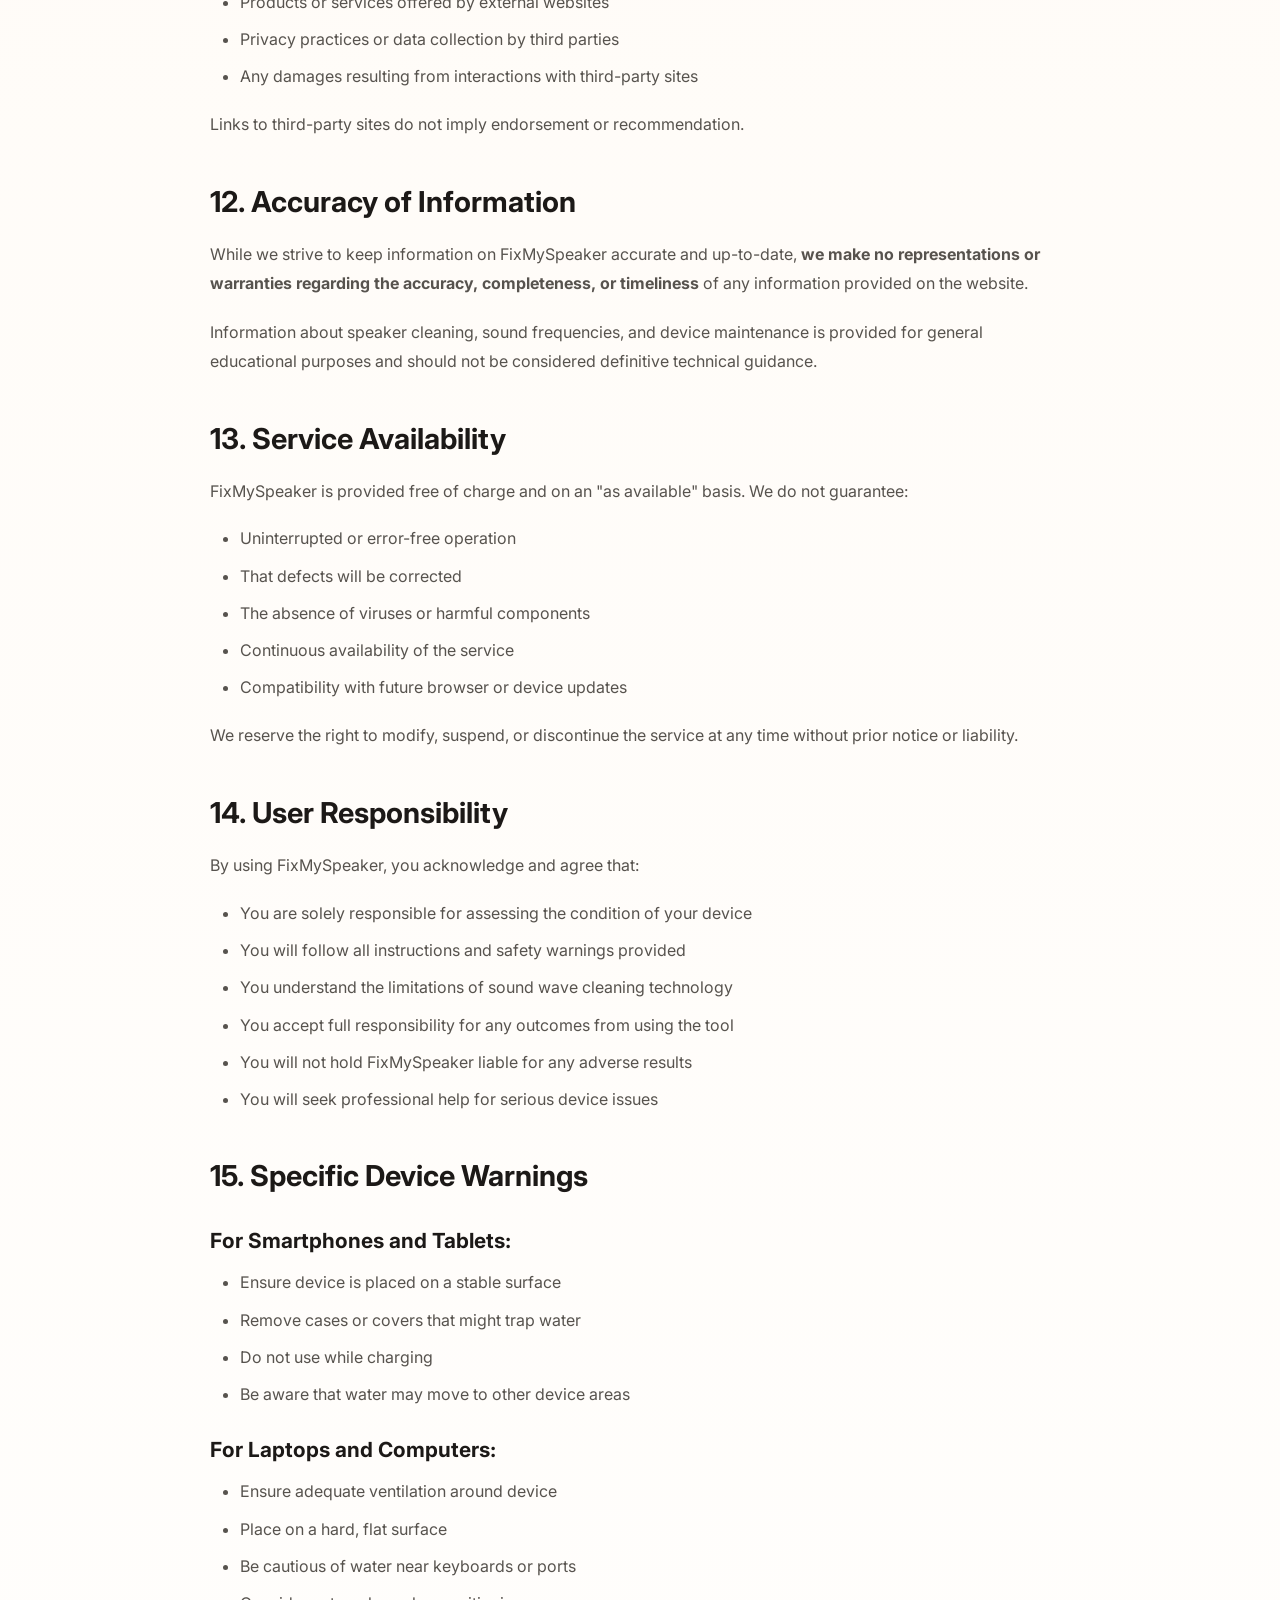
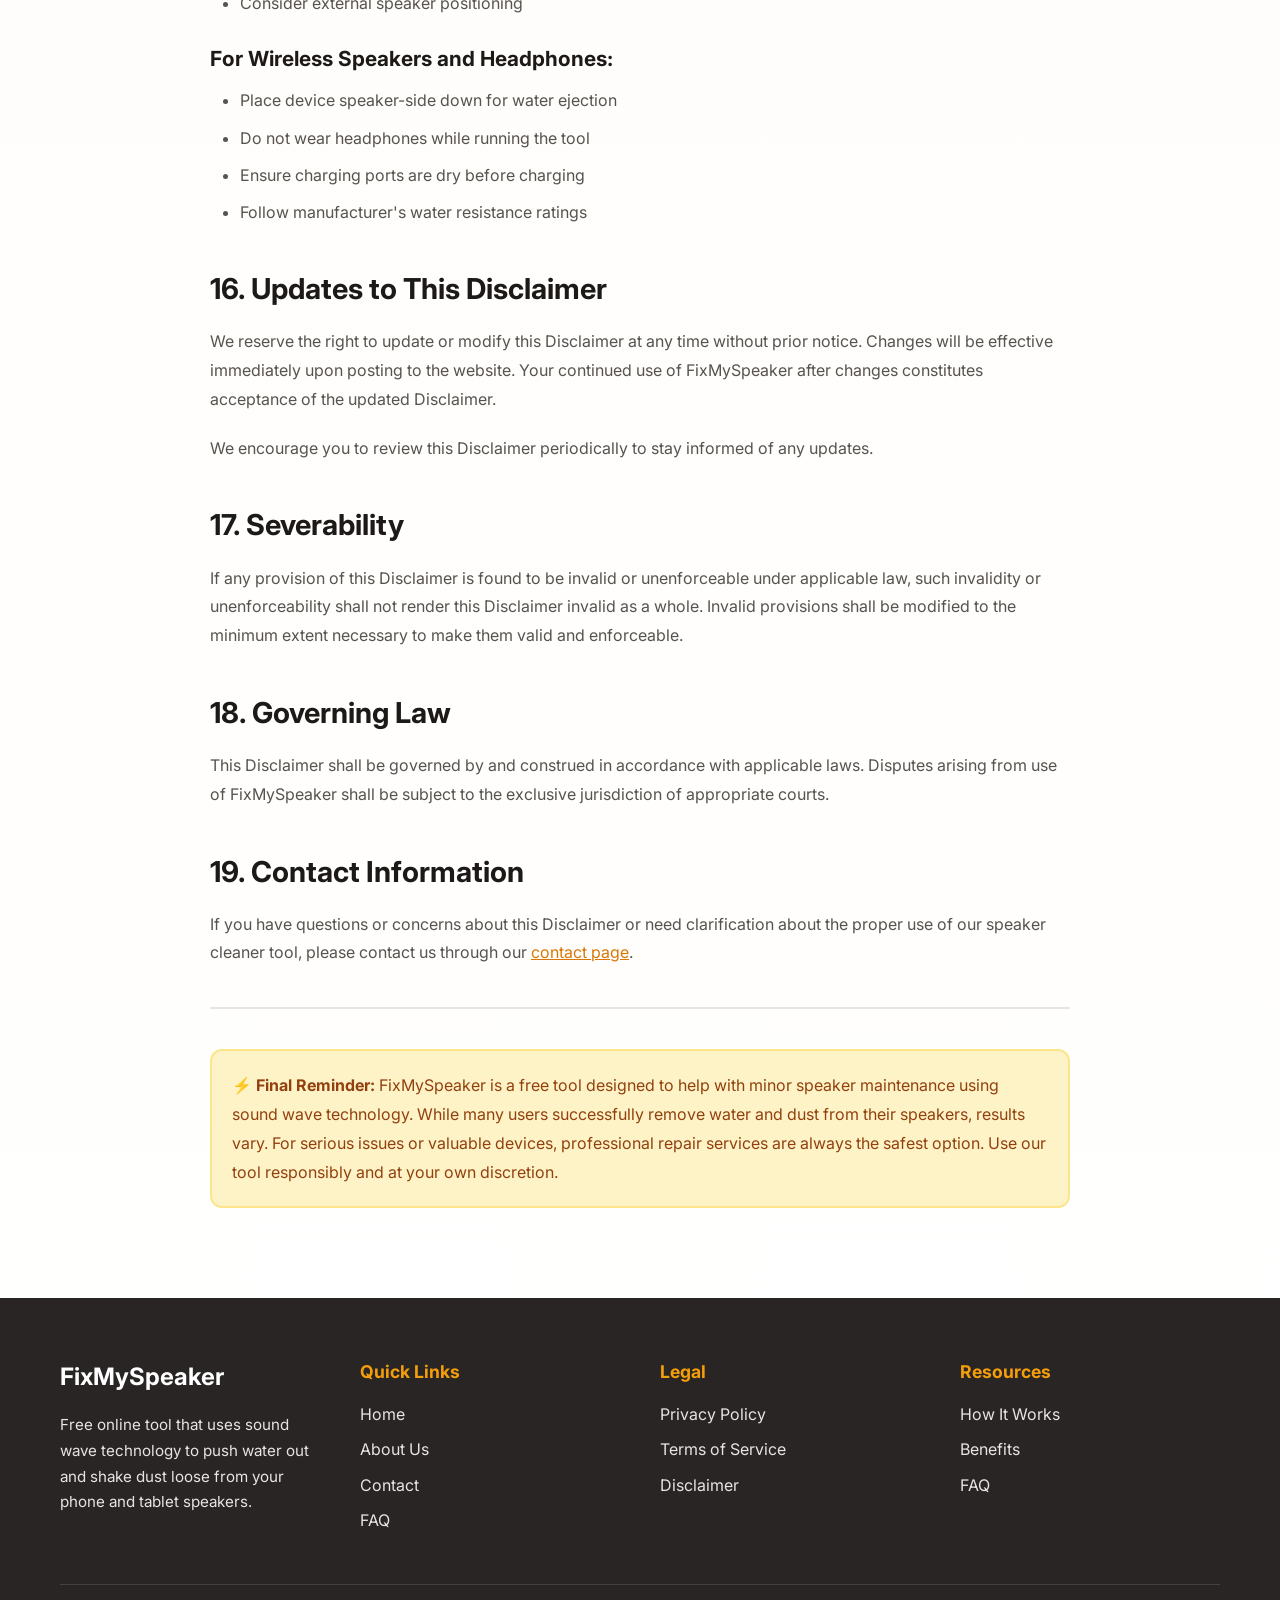
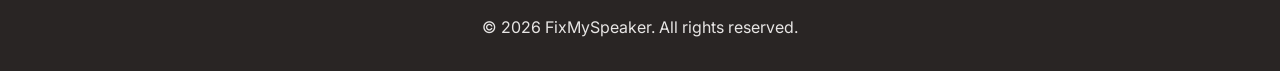
<file: disclaimer/index.html>
<!DOCTYPE html>
<html lang="en">

<head>
    <meta charset="UTF-8">
    <meta name="viewport" content="width=device-width, initial-scale=1.0">
    <meta name="description"
        content="Disclaimer for FixMySpeaker — important things to know before using our speaker cleaning tool, including limitations and safety info.">
    <title>Disclaimer — FixMySpeaker</title>
    <link rel="canonical" href="https://fixmyspeaker.github.io/disclaimer/">
    <meta name="robots" content="index, follow">
    <link rel="stylesheet" href="/style.css">
    <link rel="icon" href="/icon.svg" type="image/svg+xml">
    <link href="https://fonts.googleapis.com/css2?family=Inter:wght@300;400;500;600;700;800&display=swap"
        rel="stylesheet">
    <!-- Google tag (gtag.js) -->
    <script async src="https://www.googletagmanager.com/gtag/js?id=G-7DYJP3M16W"></script>
    <script>
        window.dataLayer = window.dataLayer || [];
        function gtag() { dataLayer.push(arguments); }
        gtag('js', new Date());

        gtag('config', 'G-7DYJP3M16W');
    </script>
    <style>
        .legal-content {
            max-width: 900px;
            margin: 0 auto;
            padding: 60px 20px;
        }

        .legal-content h1 {
            font-size: 2.5rem;
            margin-bottom: 20px;
            color: var(--text-primary);
        }

        .legal-content .last-updated {
            color: var(--text-secondary);
            font-size: 0.95rem;
            margin-bottom: 40px;
            padding-bottom: 20px;
            border-bottom: 2px solid var(--gray-light);
        }

        .legal-content h2 {
            font-size: 1.8rem;
            margin-top: 40px;
            margin-bottom: 15px;
            color: var(--text-primary);
        }

        .legal-content h3 {
            font-size: 1.3rem;
            margin-top: 25px;
            margin-bottom: 12px;
            color: var(--text-primary);
        }

        .legal-content p {
            line-height: 1.8;
            margin-bottom: 20px;
            color: var(--text-secondary);
        }

        .legal-content ul {
            margin-bottom: 20px;
            padding-left: 30px;
        }

        .legal-content ul li {
            margin-bottom: 10px;
            line-height: 1.7;
            color: var(--text-secondary);
        }

        .alert-box {
            background: #fef3c7;
            border: 2px solid #fde68a;
            border-radius: 12px;
            padding: 20px;
            margin: 30px 0;
        }

        .alert-box p {
            color: #92400e;
            margin: 0;
        }
    </style>
</head>

<body>
    <!-- Navigation -->
    <nav class="navbar">
        <div class="container">
            <div class="nav-wrapper">
                <a href="/" class="logo">
                    <svg width="32" height="32" viewBox="0 0 32 32" fill="none" xmlns="http://www.w3.org/2000/svg">
                        <path
                            d="M8 10C8 8.89543 8.89543 8 10 8H12C13.1046 8 14 8.89543 14 10V22C14 23.1046 13.1046 24 12 24H10C8.89543 24 8 23.1046 8 22V10Z"
                            fill="currentColor" />
                        <path
                            d="M16 12C16 10.8954 16.8954 10 18 10C20.7614 10 23 12.2386 23 15V17C23 19.7614 20.7614 22 18 22C16.8954 22 16 21.1046 16 20V12Z"
                            fill="currentColor" />
                    </svg>
                    <span>FixMySpeaker</span>
                </a>
                <button class="mobile-menu-btn" id="mobileMenuBtn" aria-label="Toggle menu">
                    <span></span>
                    <span></span>
                    <span></span>
                </button>
                <ul class="nav-links" id="navLinks">
                    <li><a href="/" class="nav-link">Home</a></li>
                    <li><a href="/#how-it-works" class="nav-link">How It Works</a></li>
                    <li><a href="/#benefits" class="nav-link">Benefits</a></li>
                    <li><a href="/#faq" class="nav-link">FAQ</a></li>
                    <li><a href="/about/" class="nav-link">About</a></li>
                    <li><a href="/contact/" class="nav-link">Contact</a></li>
                </ul>
            </div>
        </div>
    </nav>

    <!-- Legal Content -->
    <div class="legal-content">
        <h1>Disclaimer</h1>
        <p class="last-updated">Last Updated: October 20, 2025</p>

        <div class="alert-box">
            <p><strong>⚠️ Important:</strong> Please read this disclaimer carefully before using FixMySpeaker. By
                accessing and using our speaker cleaner tool, you acknowledge and accept all terms outlined in this
                disclaimer.</p>
        </div>

        <h2>1. General Information</h2>

        <p>The information and services provided by FixMySpeaker are for general informational and utility purposes
            only. While we strive to provide an effective speaker cleaning solution, we make no representations or
            warranties of any kind, express or implied, about the completeness, accuracy, reliability, suitability, or
            availability of the website or the services contained herein.</p>

        <h2>2. No Guarantee of Results</h2>

        <p>FixMySpeaker provides a speaker cleaner tool based on sound wave technology designed to help remove water
            and dust from device speakers. However, <strong>we do not guarantee specific results or that the tool will
                fix all speaker issues.</strong></p>

        <p>The effectiveness of our water eject and dust removal features depends on various factors, including:</p>
        <ul>
            <li>The extent and type of damage or blockage in your speakers</li>
            <li>The duration of water exposure or dust accumulation</li>
            <li>Your device's speaker design and configuration</li>
            <li>Whether the issue is caused by software or hardware problems</li>
            <li>The condition of your device's speakers before using the tool</li>
            <li>Environmental conditions and proper use of the tool</li>
        </ul>

        <h2>3. Use at Your Own Risk</h2>

        <p><strong>You use FixMySpeaker entirely at your own risk.</strong> We shall not be held liable for any
            damage, loss, or adverse effects resulting from the use of our speaker cleaner tool, including but not
            limited to:</p>
        <ul>
            <li>Damage to device speakers, hardware, or internal components</li>
            <li>Hearing damage from loud sounds (please adjust volume responsibly)</li>
            <li>Data loss or software malfunction</li>
            <li>Electrical damage or short circuits</li>
            <li>Voided warranties due to use of the tool</li>
            <li>Ineffective cleaning or worsened speaker conditions</li>
            <li>Any consequential damages arising from device malfunction</li>
        </ul>

        <h2>4. Not a Replacement for Professional Repair</h2>

        <p>FixMySpeaker is designed as a <strong>supplementary maintenance tool and first-aid solution</strong> for
            minor speaker issues. It is not intended to replace professional device repair services or expert technical
            support.</p>

        <p>For serious issues, including:</p>
        <ul>
            <li>Speakers with physical damage (tears, cracks, or breaks)</li>
            <li>Devices that have been submerged in water for extended periods</li>
            <li>Speakers with persistent distortion after multiple cleaning attempts</li>
            <li>Devices exposed to corrosive liquids (salt water, chemicals, etc.)</li>
            <li>Complete speaker failure or no sound output</li>
        </ul>
        <p>We strongly recommend seeking professional repair services from qualified technicians or authorized service
            centers.</p>

        <h2>5. No Medical or Professional Advice</h2>

        <p>The content provided on FixMySpeaker does not constitute professional, technical, or medical advice. We
            are not device repair experts, audiologists, or medical professionals. Information on our website should not
            be construed as expert advice or recommendations.</p>

        <p>If you experience hearing discomfort, ear pain, or any health issues related to audio exposure, please
            consult a qualified healthcare professional immediately.</p>

        <h2>6. Device Compatibility and Browser Requirements</h2>

        <p>FixMySpeaker relies on modern web technologies, including the Web Audio API and Vibration API. <strong>We
                do not guarantee compatibility with all devices, browsers, or operating systems.</strong></p>

        <p>The tool works best with:</p>
        <ul>
            <li>Modern web browsers (Chrome, Firefox, Safari, Edge - latest versions)</li>
            <li>Devices with functional speakers and audio output</li>
            <li>Browsers that support Web Audio API</li>
            <li>Devices with vibration capabilities (for vibration mode)</li>
        </ul>

        <p>Older browsers, unsupported devices, or outdated operating systems may not function properly with our tool.
        </p>

        <h2>7. Volume and Sound Safety Warning</h2>

        <p><strong>⚠️ CRITICAL WARNING:</strong> Our speaker cleaner tool generates loud sounds and specific audio
            frequencies. Improper use may result in hearing damage or discomfort.</p>

        <p><strong>Safety precautions:</strong></p>
        <ul>
            <li>Do not place your ear directly next to the speaker during operation</li>
            <li>Start with moderate volume and increase gradually if needed</li>
            <li>Do not use headphones or earbuds with this tool</li>
            <li>Keep the device away from pets and small children during use</li>
            <li>Discontinue use immediately if you experience discomfort</li>
            <li>Be aware of your surroundings to avoid disturbing others</li>
            <li>Do not use in quiet environments where loud sounds are inappropriate</li>
        </ul>

        <p>FixMySpeaker is <strong>not responsible for any hearing damage, discomfort, or injuries</strong> resulting
            from improper use of the tool.</p>

        <h2>8. Limitation of Liability</h2>

        <p><strong>TO THE MAXIMUM EXTENT PERMITTED BY APPLICABLE LAW, FixMySpeaker AND ITS OPERATORS SHALL NOT BE
                LIABLE FOR ANY DIRECT, INDIRECT, INCIDENTAL, SPECIAL, CONSEQUENTIAL, OR EXEMPLARY DAMAGES</strong>,
            including but not limited to:</p>
        <ul>
            <li>Damages for loss of profits, goodwill, use, or data</li>
            <li>Device damage, repair costs, or replacement expenses</li>
            <li>Interruption of service or loss of functionality</li>
            <li>Personal injury, hearing damage, or health issues</li>
            <li>Financial losses or business interruptions</li>
            <li>Any other tangible or intangible losses</li>
        </ul>

        <p>This limitation applies even if we have been advised of the possibility of such damages.</p>

        <h2>9. Water Damage Considerations</h2>

        <p>While our water eject feature is designed to help remove water from speakers, <strong>it is not a
                comprehensive solution for water-damaged devices.</strong></p>

        <p><strong>Important considerations for water damage:</strong></p>
        <ul>
            <li>Turn off your device immediately after water exposure if safe to do so</li>
            <li>Do not attempt to charge a wet device</li>
            <li>Our tool addresses speaker moisture but not internal water damage</li>
            <li>Water can cause corrosion, short circuits, and permanent damage</li>
            <li>For devices submerged in water, professional evaluation is recommended</li>
            <li>Salt water exposure requires immediate professional attention</li>
            <li>Our tool works best for minor splashes or humidity-related moisture</li>
        </ul>

        <h2>10. Warranty and Device Guarantees</h2>

        <p><strong>Using FixMySpeaker may affect your device warranty.</strong> Some manufacturers may void
            warranties if users attempt DIY cleaning or repair methods. We are not responsible for any warranty
            violations or denied warranty claims resulting from use of our tool.</p>

        <p>Before using our speaker cleaner, consider:</p>
        <ul>
            <li>Checking your device's warranty terms and conditions</li>
            <li>Contacting your manufacturer for approved cleaning methods</li>
            <li>Using authorized service centers for warranty-covered repairs</li>
            <li>Understanding that warranty claims may be affected by DIY attempts</li>
        </ul>

        <h2>11. Third-Party Links and Resources</h2>

        <p>FixMySpeaker may contain links to external websites or resources. We have no control over the content,
            availability, or practices of third-party sites and are not responsible for:</p>
        <ul>
            <li>The accuracy or reliability of third-party information</li>
            <li>Products or services offered by external websites</li>
            <li>Privacy practices or data collection by third parties</li>
            <li>Any damages resulting from interactions with third-party sites</li>
        </ul>

        <p>Links to third-party sites do not imply endorsement or recommendation.</p>

        <h2>12. Accuracy of Information</h2>

        <p>While we strive to keep information on FixMySpeaker accurate and up-to-date, <strong>we make no
                representations or warranties regarding the accuracy, completeness, or timeliness</strong> of any
            information provided on the website.</p>

        <p>Information about speaker cleaning, sound frequencies, and device maintenance is provided for general
            educational purposes and should not be considered definitive technical guidance.</p>

        <h2>13. Service Availability</h2>

        <p>FixMySpeaker is provided free of charge and on an "as available" basis. We do not guarantee:</p>
        <ul>
            <li>Uninterrupted or error-free operation</li>
            <li>That defects will be corrected</li>
            <li>The absence of viruses or harmful components</li>
            <li>Continuous availability of the service</li>
            <li>Compatibility with future browser or device updates</li>
        </ul>

        <p>We reserve the right to modify, suspend, or discontinue the service at any time without prior notice or
            liability.</p>

        <h2>14. User Responsibility</h2>

        <p>By using FixMySpeaker, you acknowledge and agree that:</p>
        <ul>
            <li>You are solely responsible for assessing the condition of your device</li>
            <li>You will follow all instructions and safety warnings provided</li>
            <li>You understand the limitations of sound wave cleaning technology</li>
            <li>You accept full responsibility for any outcomes from using the tool</li>
            <li>You will not hold FixMySpeaker liable for any adverse results</li>
            <li>You will seek professional help for serious device issues</li>
        </ul>

        <h2>15. Specific Device Warnings</h2>

        <h3>For Smartphones and Tablets:</h3>
        <ul>
            <li>Ensure device is placed on a stable surface</li>
            <li>Remove cases or covers that might trap water</li>
            <li>Do not use while charging</li>
            <li>Be aware that water may move to other device areas</li>
        </ul>

        <h3>For Laptops and Computers:</h3>
        <ul>
            <li>Ensure adequate ventilation around device</li>
            <li>Place on a hard, flat surface</li>
            <li>Be cautious of water near keyboards or ports</li>
            <li>Consider external speaker positioning</li>
        </ul>

        <h3>For Wireless Speakers and Headphones:</h3>
        <ul>
            <li>Place device speaker-side down for water ejection</li>
            <li>Do not wear headphones while running the tool</li>
            <li>Ensure charging ports are dry before charging</li>
            <li>Follow manufacturer's water resistance ratings</li>
        </ul>

        <h2>16. Updates to This Disclaimer</h2>

        <p>We reserve the right to update or modify this Disclaimer at any time without prior notice. Changes will be
            effective immediately upon posting to the website. Your continued use of FixMySpeaker after changes
            constitutes acceptance of the updated Disclaimer.</p>

        <p>We encourage you to review this Disclaimer periodically to stay informed of any updates.</p>

        <h2>17. Severability</h2>

        <p>If any provision of this Disclaimer is found to be invalid or unenforceable under applicable law, such
            invalidity or unenforceability shall not render this Disclaimer invalid as a whole. Invalid provisions shall
            be modified to the minimum extent necessary to make them valid and enforceable.</p>

        <h2>18. Governing Law</h2>

        <p>This Disclaimer shall be governed by and construed in accordance with applicable laws. Disputes arising from
            use of FixMySpeaker shall be subject to the exclusive jurisdiction of appropriate courts.</p>

        <h2>19. Contact Information</h2>

        <p>If you have questions or concerns about this Disclaimer or need clarification about the proper use of our
            speaker cleaner tool, please contact us through our <a href="/contact/"
                style="color: var(--primary-color);">contact page</a>.</p>

        <hr style="margin: 40px 0; border: none; border-top: 2px solid var(--gray-light);">

        <div class="alert-box">
            <p><strong>⚡ Final Reminder:</strong> FixMySpeaker is a free tool designed to help with minor speaker
                maintenance using sound wave technology. While many users successfully remove water and dust from their
                speakers, results vary. For serious issues or valuable devices, professional repair services are always
                the safest option. Use our tool responsibly and at your own discretion.</p>
        </div>


    </div>

    <!-- Footer -->
    <footer class="footer">
        <div class="container">
            <div class="footer-content">
                <div class="footer-section">
                    <h3>FixMySpeaker</h3>
                    <p>Free online tool that uses sound wave technology to push water out and shake dust loose from your phone and tablet speakers.</p>
                </div>
                <div class="footer-section">
                    <h4>Quick Links</h4>
                    <ul>
                        <li><a href="/">Home</a></li>
                        <li><a href="/about/">About Us</a></li>
                        <li><a href="/contact/">Contact</a></li>
                        <li><a href="/#faq">FAQ</a></li>
                    </ul>
                </div>
                <div class="footer-section">
                    <h4>Legal</h4>
                    <ul>
                        <li><a href="/privacy-policy/">Privacy Policy</a></li>
                        <li><a href="/terms-of-service/">Terms of Service</a></li>
                        <li><a href="/disclaimer/">Disclaimer</a></li>
                    </ul>
                </div>
                <div class="footer-section">
                    <h4>Resources</h4>
                    <ul>
                        <li><a href="/#how-it-works">How It Works</a></li>
                        <li><a href="/#benefits">Benefits</a></li>
                        <li><a href="/#faq">FAQ</a></li>
                    </ul>
                </div>
            </div>
            <div class="footer-bottom">
                <p>&copy; 2026 FixMySpeaker. All rights reserved.</p>
            </div>
        </div>
    </footer>

    <script src="/script.js"></script>
</body>

</html>
</file>
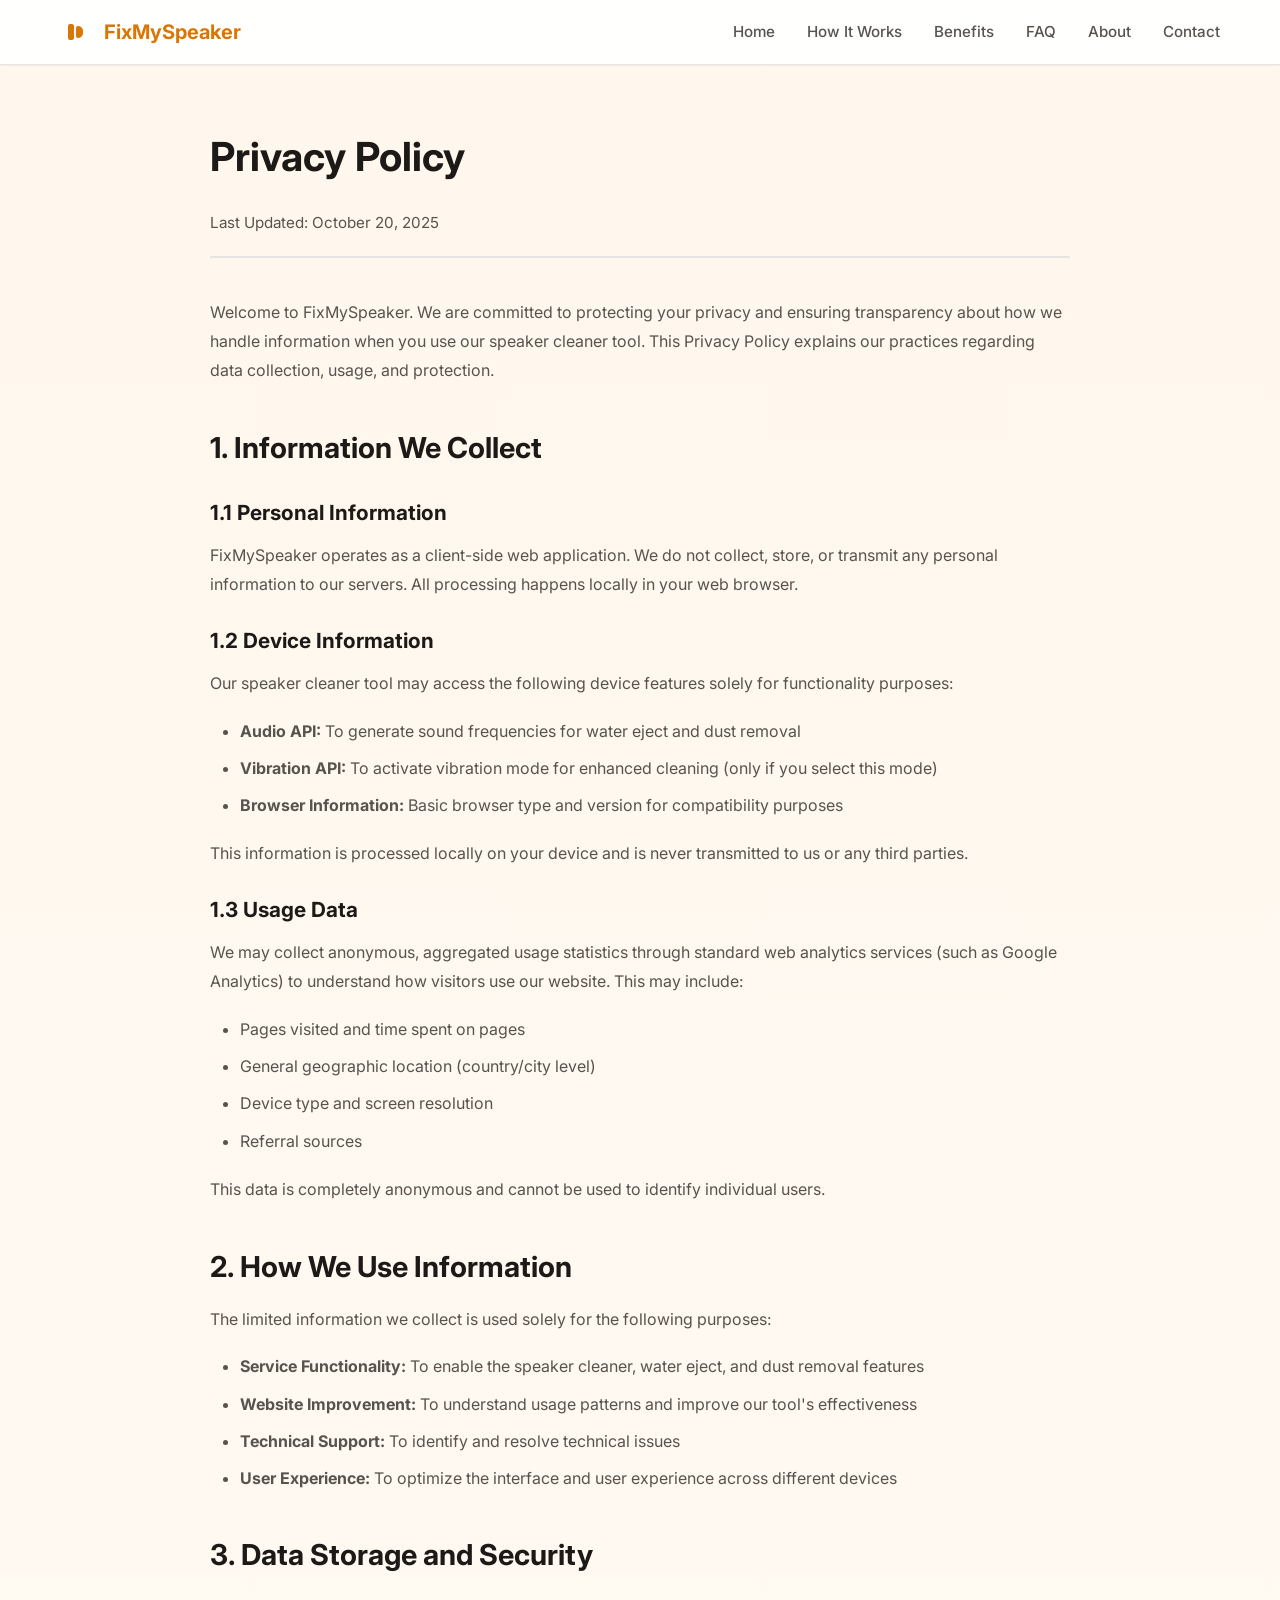
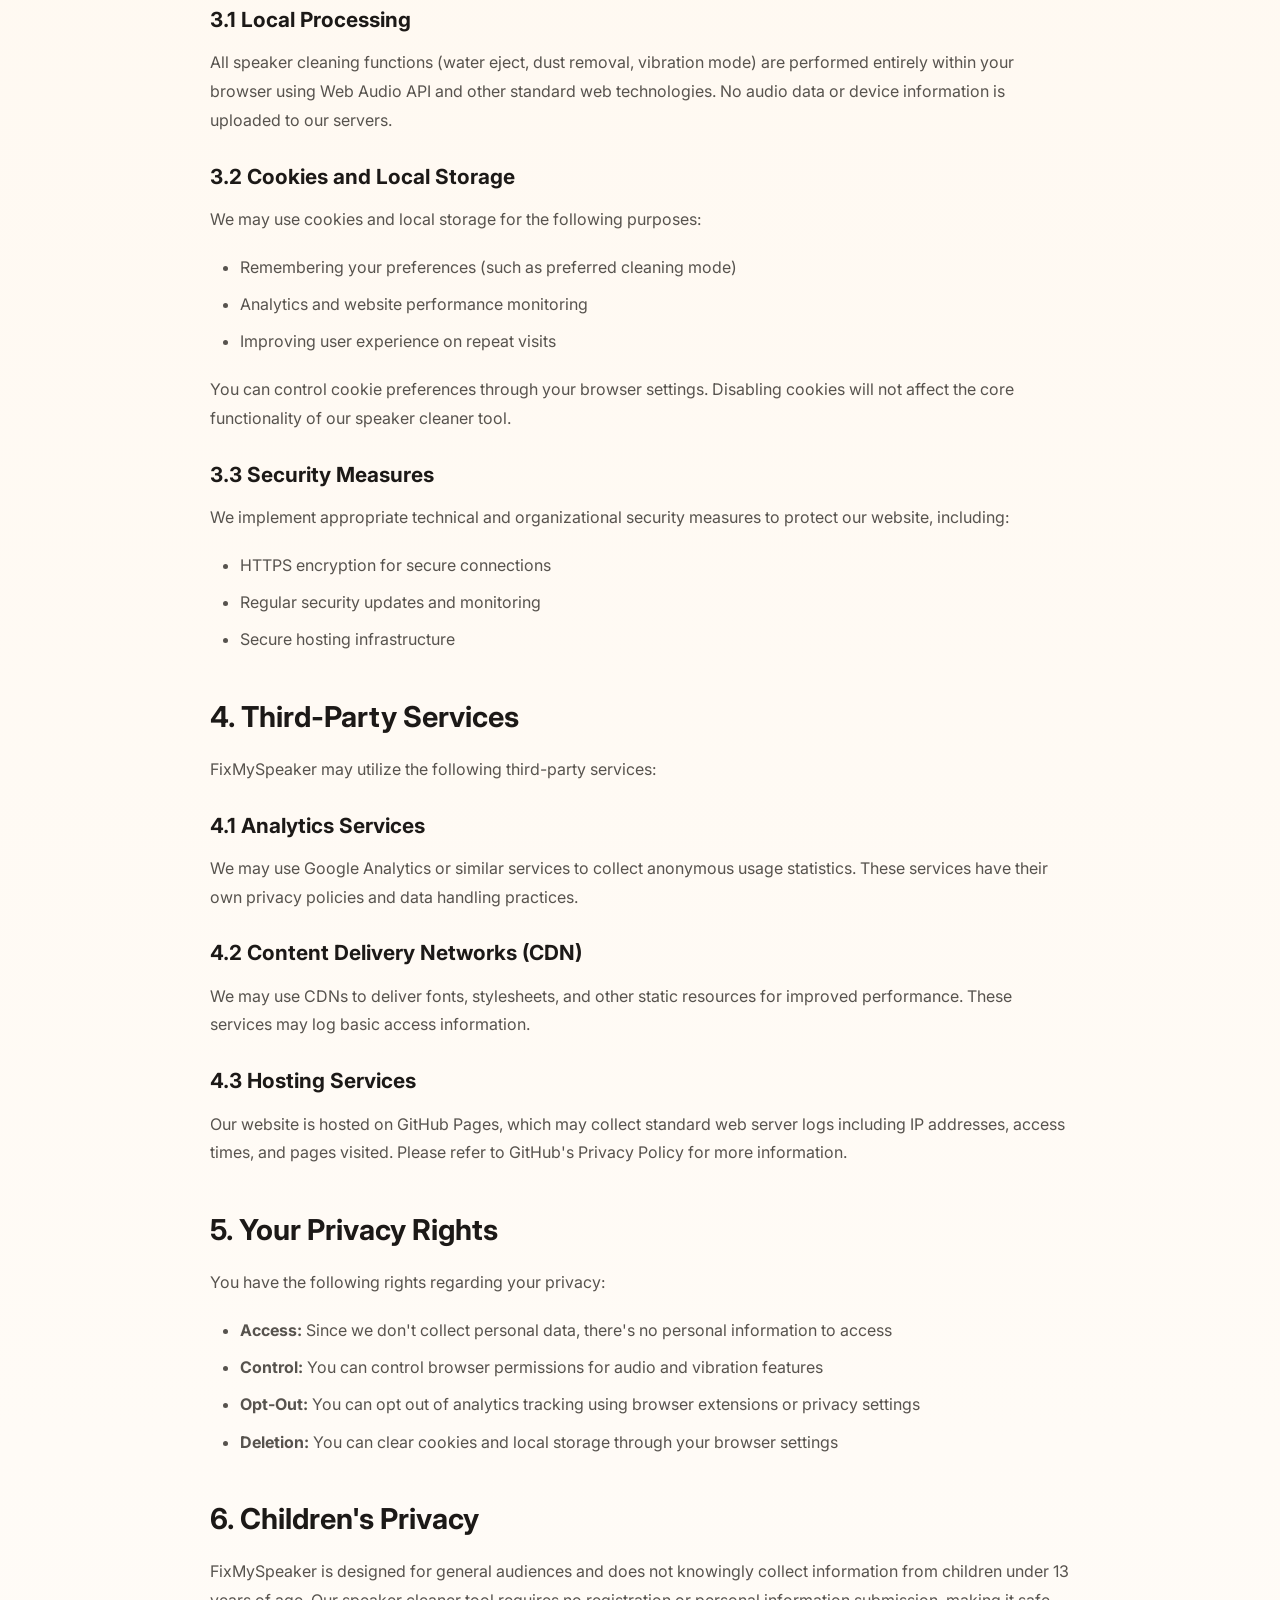
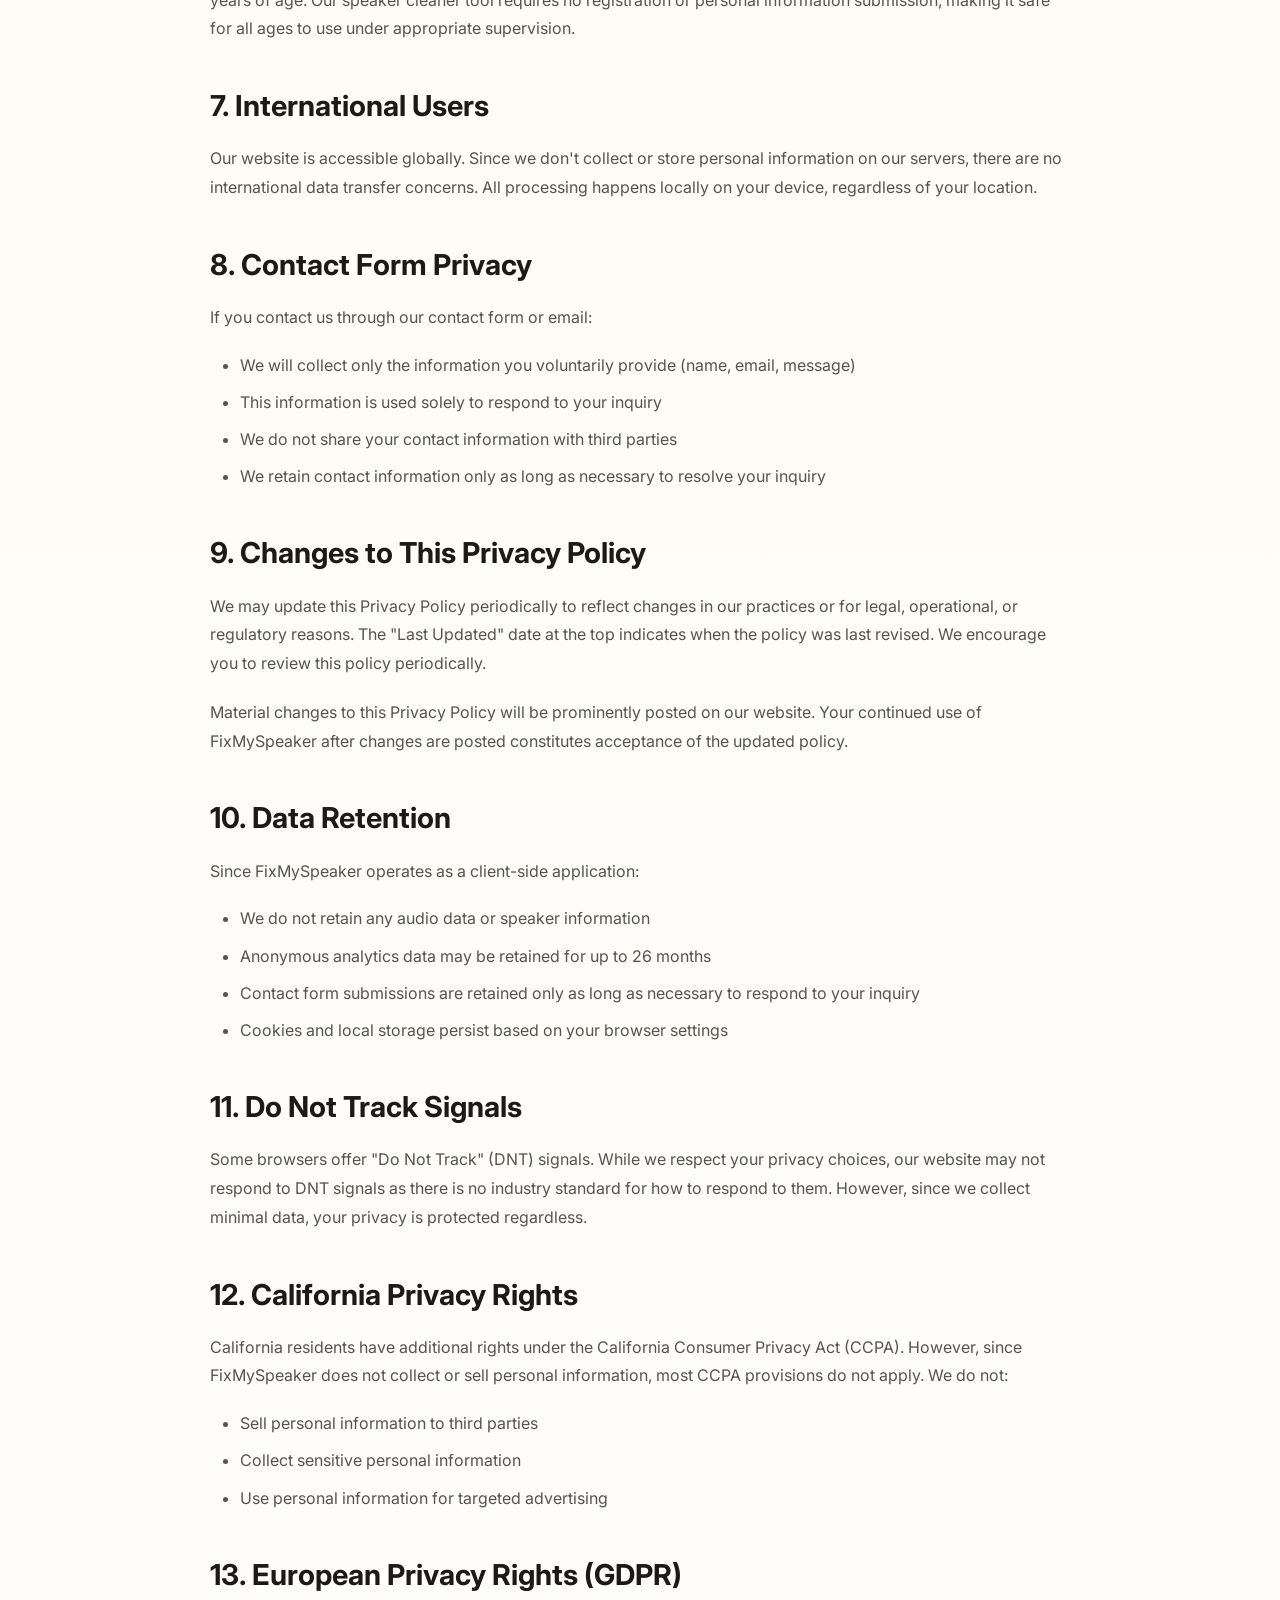
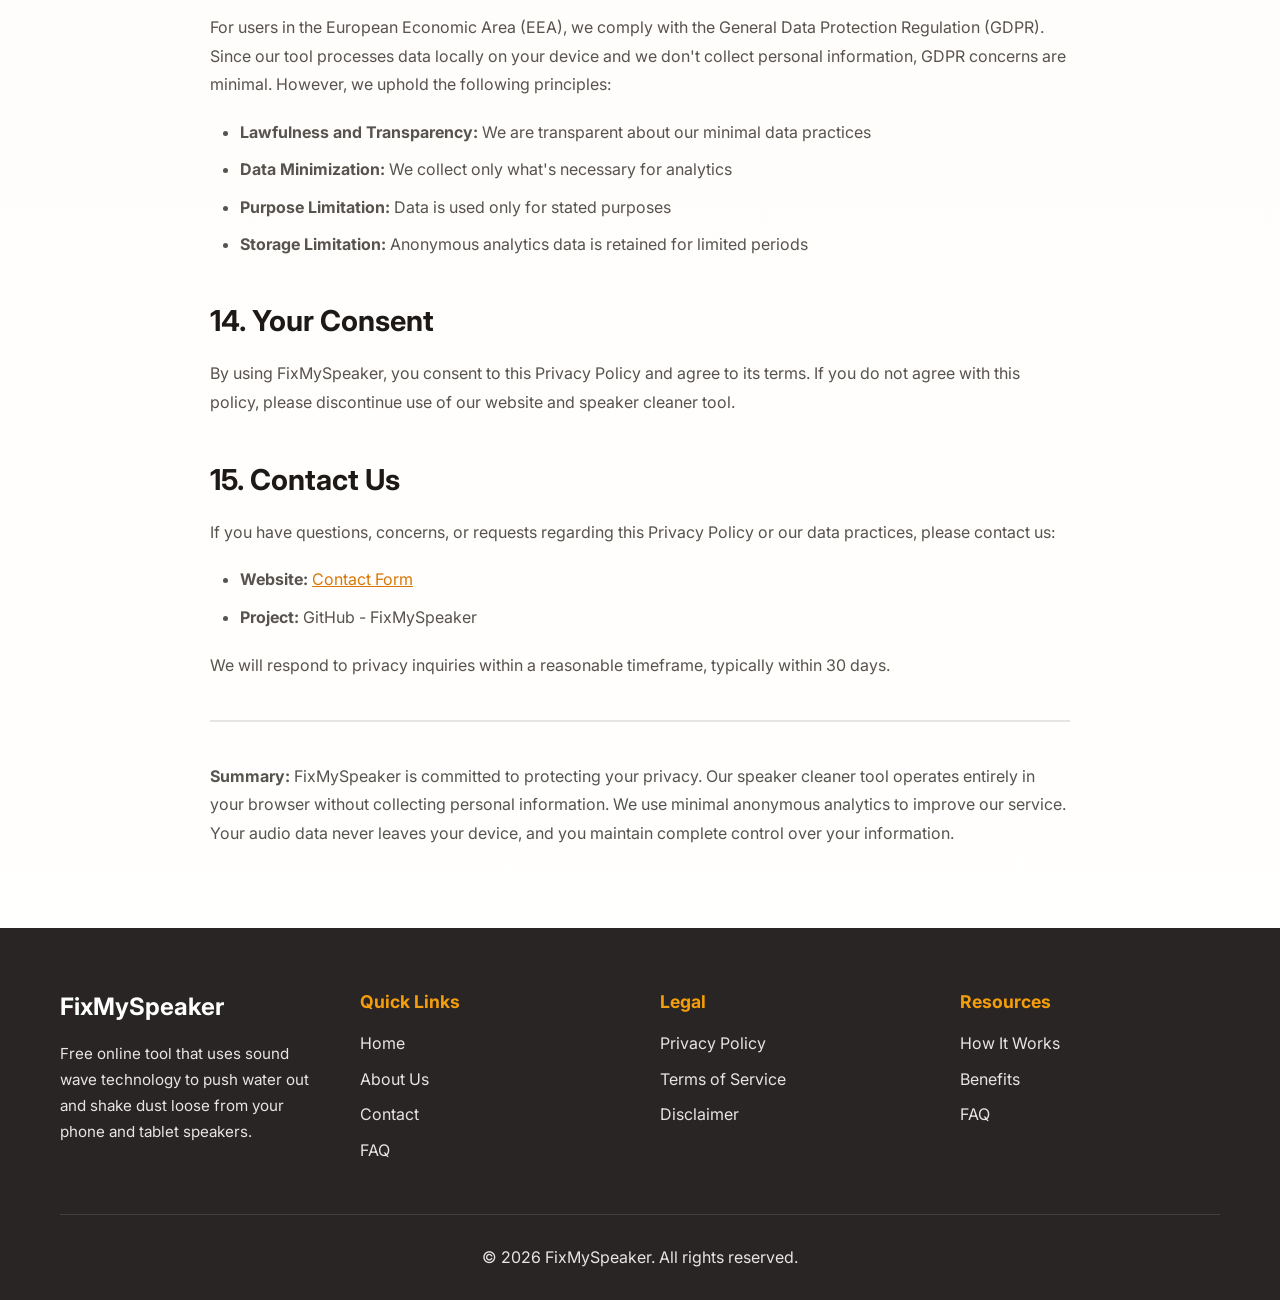
<file: privacy-policy/index.html>
<!DOCTYPE html>
<html lang="en">

<head>
    <meta charset="UTF-8">
    <meta name="viewport" content="width=device-width, initial-scale=1.0">
    <meta name="description"
        content="Privacy Policy for FixMySpeaker — how we handle your data (spoiler: we don’t collect any). Everything runs locally in your browser.">
    <title>Privacy Policy — FixMySpeaker</title>
    <link rel="canonical" href="https://fixmyspeaker.github.io/privacy-policy/">
    <meta name="robots" content="index, follow">
    <link rel="stylesheet" href="/style.css">
    <link rel="icon" href="/icon.svg" type="image/svg+xml">
    <link href="https://fonts.googleapis.com/css2?family=Inter:wght@300;400;500;600;700;800&display=swap"
        rel="stylesheet">
    <!-- Google tag (gtag.js) -->
    <script async src="https://www.googletagmanager.com/gtag/js?id=G-7DYJP3M16W"></script>
    <script>
        window.dataLayer = window.dataLayer || [];
        function gtag() { dataLayer.push(arguments); }
        gtag('js', new Date());

        gtag('config', 'G-7DYJP3M16W');
    </script>
    <style>
        .legal-content {
            max-width: 900px;
            margin: 0 auto;
            padding: 60px 20px;
        }

        .legal-content h1 {
            font-size: 2.5rem;
            margin-bottom: 20px;
            color: var(--text-primary);
        }

        .legal-content .last-updated {
            color: var(--text-secondary);
            font-size: 0.95rem;
            margin-bottom: 40px;
            padding-bottom: 20px;
            border-bottom: 2px solid var(--gray-light);
        }

        .legal-content h2 {
            font-size: 1.8rem;
            margin-top: 40px;
            margin-bottom: 15px;
            color: var(--text-primary);
        }

        .legal-content h3 {
            font-size: 1.3rem;
            margin-top: 25px;
            margin-bottom: 12px;
            color: var(--text-primary);
        }

        .legal-content p {
            line-height: 1.8;
            margin-bottom: 20px;
            color: var(--text-secondary);
        }

        .legal-content ul {
            margin-bottom: 20px;
            padding-left: 30px;
        }

        .legal-content ul li {
            margin-bottom: 10px;
            line-height: 1.7;
            color: var(--text-secondary);
        }
    </style>
</head>

<body>
    <!-- Navigation -->
    <nav class="navbar">
        <div class="container">
            <div class="nav-wrapper">
                <a href="/" class="logo">
                    <svg width="32" height="32" viewBox="0 0 32 32" fill="none" xmlns="http://www.w3.org/2000/svg">
                        <path
                            d="M8 10C8 8.89543 8.89543 8 10 8H12C13.1046 8 14 8.89543 14 10V22C14 23.1046 13.1046 24 12 24H10C8.89543 24 8 23.1046 8 22V10Z"
                            fill="currentColor" />
                        <path
                            d="M16 12C16 10.8954 16.8954 10 18 10C20.7614 10 23 12.2386 23 15V17C23 19.7614 20.7614 22 18 22C16.8954 22 16 21.1046 16 20V12Z"
                            fill="currentColor" />
                    </svg>
                    <span>FixMySpeaker</span>
                </a>
                <button class="mobile-menu-btn" id="mobileMenuBtn" aria-label="Toggle menu">
                    <span></span>
                    <span></span>
                    <span></span>
                </button>
                <ul class="nav-links" id="navLinks">
                    <li><a href="/" class="nav-link">Home</a></li>
                    <li><a href="/#how-it-works" class="nav-link">How It Works</a></li>
                    <li><a href="/#benefits" class="nav-link">Benefits</a></li>
                    <li><a href="/#faq" class="nav-link">FAQ</a></li>
                    <li><a href="/about/" class="nav-link">About</a></li>
                    <li><a href="/contact/" class="nav-link">Contact</a></li>
                </ul>
            </div>
        </div>
    </nav>

    <!-- Legal Content -->
    <div class="legal-content">
        <h1>Privacy Policy</h1>
        <p class="last-updated">Last Updated: October 20, 2025</p>

        <p>Welcome to FixMySpeaker. We are committed to protecting your privacy and ensuring transparency about how
            we handle information when you use our speaker cleaner tool. This Privacy Policy explains our practices
            regarding data collection, usage, and protection.</p>

        <h2>1. Information We Collect</h2>

        <h3>1.1 Personal Information</h3>
        <p>FixMySpeaker operates as a client-side web application. We do not collect, store, or transmit any personal
            information to our servers. All processing happens locally in your web browser.</p>

        <h3>1.2 Device Information</h3>
        <p>Our speaker cleaner tool may access the following device features solely for functionality purposes:</p>
        <ul>
            <li><strong>Audio API:</strong> To generate sound frequencies for water eject and dust removal</li>
            <li><strong>Vibration API:</strong> To activate vibration mode for enhanced cleaning (only if you select
                this mode)</li>
            <li><strong>Browser Information:</strong> Basic browser type and version for compatibility purposes</li>
        </ul>
        <p>This information is processed locally on your device and is never transmitted to us or any third parties.</p>

        <h3>1.3 Usage Data</h3>
        <p>We may collect anonymous, aggregated usage statistics through standard web analytics services (such as Google
            Analytics) to understand how visitors use our website. This may include:</p>
        <ul>
            <li>Pages visited and time spent on pages</li>
            <li>General geographic location (country/city level)</li>
            <li>Device type and screen resolution</li>
            <li>Referral sources</li>
        </ul>
        <p>This data is completely anonymous and cannot be used to identify individual users.</p>

        <h2>2. How We Use Information</h2>

        <p>The limited information we collect is used solely for the following purposes:</p>
        <ul>
            <li><strong>Service Functionality:</strong> To enable the speaker cleaner, water eject, and dust removal
                features</li>
            <li><strong>Website Improvement:</strong> To understand usage patterns and improve our tool's effectiveness
            </li>
            <li><strong>Technical Support:</strong> To identify and resolve technical issues</li>
            <li><strong>User Experience:</strong> To optimize the interface and user experience across different devices
            </li>
        </ul>

        <h2>3. Data Storage and Security</h2>

        <h3>3.1 Local Processing</h3>
        <p>All speaker cleaning functions (water eject, dust removal, vibration mode) are performed entirely within your
            browser using Web Audio API and other standard web technologies. No audio data or device information is
            uploaded to our servers.</p>

        <h3>3.2 Cookies and Local Storage</h3>
        <p>We may use cookies and local storage for the following purposes:</p>
        <ul>
            <li>Remembering your preferences (such as preferred cleaning mode)</li>
            <li>Analytics and website performance monitoring</li>
            <li>Improving user experience on repeat visits</li>
        </ul>
        <p>You can control cookie preferences through your browser settings. Disabling cookies will not affect the core
            functionality of our speaker cleaner tool.</p>

        <h3>3.3 Security Measures</h3>
        <p>We implement appropriate technical and organizational security measures to protect our website, including:
        </p>
        <ul>
            <li>HTTPS encryption for secure connections</li>
            <li>Regular security updates and monitoring</li>
            <li>Secure hosting infrastructure</li>
        </ul>

        <h2>4. Third-Party Services</h2>

        <p>FixMySpeaker may utilize the following third-party services:</p>

        <h3>4.1 Analytics Services</h3>
        <p>We may use Google Analytics or similar services to collect anonymous usage statistics. These services have
            their own privacy policies and data handling practices.</p>

        <h3>4.2 Content Delivery Networks (CDN)</h3>
        <p>We may use CDNs to deliver fonts, stylesheets, and other static resources for improved performance. These
            services may log basic access information.</p>

        <h3>4.3 Hosting Services</h3>
        <p>Our website is hosted on GitHub Pages, which may collect standard web server logs including IP addresses,
            access times, and pages visited. Please refer to GitHub's Privacy Policy for more information.</p>

        <h2>5. Your Privacy Rights</h2>

        <p>You have the following rights regarding your privacy:</p>
        <ul>
            <li><strong>Access:</strong> Since we don't collect personal data, there's no personal information to access
            </li>
            <li><strong>Control:</strong> You can control browser permissions for audio and vibration features</li>
            <li><strong>Opt-Out:</strong> You can opt out of analytics tracking using browser extensions or privacy
                settings</li>
            <li><strong>Deletion:</strong> You can clear cookies and local storage through your browser settings</li>
        </ul>

        <h2>6. Children's Privacy</h2>

        <p>FixMySpeaker is designed for general audiences and does not knowingly collect information from children
            under 13 years of age. Our speaker cleaner tool requires no registration or personal information submission,
            making it safe for all ages to use under appropriate supervision.</p>

        <h2>7. International Users</h2>

        <p>Our website is accessible globally. Since we don't collect or store personal information on our servers,
            there are no international data transfer concerns. All processing happens locally on your device, regardless
            of your location.</p>

        <h2>8. Contact Form Privacy</h2>

        <p>If you contact us through our contact form or email:</p>
        <ul>
            <li>We will collect only the information you voluntarily provide (name, email, message)</li>
            <li>This information is used solely to respond to your inquiry</li>
            <li>We do not share your contact information with third parties</li>
            <li>We retain contact information only as long as necessary to resolve your inquiry</li>
        </ul>

        <h2>9. Changes to This Privacy Policy</h2>

        <p>We may update this Privacy Policy periodically to reflect changes in our practices or for legal, operational,
            or regulatory reasons. The "Last Updated" date at the top indicates when the policy was last revised. We
            encourage you to review this policy periodically.</p>

        <p>Material changes to this Privacy Policy will be prominently posted on our website. Your continued use of
            FixMySpeaker after changes are posted constitutes acceptance of the updated policy.</p>

        <h2>10. Data Retention</h2>

        <p>Since FixMySpeaker operates as a client-side application:</p>
        <ul>
            <li>We do not retain any audio data or speaker information</li>
            <li>Anonymous analytics data may be retained for up to 26 months</li>
            <li>Contact form submissions are retained only as long as necessary to respond to your inquiry</li>
            <li>Cookies and local storage persist based on your browser settings</li>
        </ul>

        <h2>11. Do Not Track Signals</h2>

        <p>Some browsers offer "Do Not Track" (DNT) signals. While we respect your privacy choices, our website may not
            respond to DNT signals as there is no industry standard for how to respond to them. However, since we
            collect minimal data, your privacy is protected regardless.</p>

        <h2>12. California Privacy Rights</h2>

        <p>California residents have additional rights under the California Consumer Privacy Act (CCPA). However, since
            FixMySpeaker does not collect or sell personal information, most CCPA provisions do not apply. We do not:
        </p>
        <ul>
            <li>Sell personal information to third parties</li>
            <li>Collect sensitive personal information</li>
            <li>Use personal information for targeted advertising</li>
        </ul>

        <h2>13. European Privacy Rights (GDPR)</h2>

        <p>For users in the European Economic Area (EEA), we comply with the General Data Protection Regulation (GDPR).
            Since our tool processes data locally on your device and we don't collect personal information, GDPR
            concerns are minimal. However, we uphold the following principles:</p>
        <ul>
            <li><strong>Lawfulness and Transparency:</strong> We are transparent about our minimal data practices</li>
            <li><strong>Data Minimization:</strong> We collect only what's necessary for analytics</li>
            <li><strong>Purpose Limitation:</strong> Data is used only for stated purposes</li>
            <li><strong>Storage Limitation:</strong> Anonymous analytics data is retained for limited periods</li>
        </ul>

        <h2>14. Your Consent</h2>

        <p>By using FixMySpeaker, you consent to this Privacy Policy and agree to its terms. If you do not agree with
            this policy, please discontinue use of our website and speaker cleaner tool.</p>

        <h2>15. Contact Us</h2>

        <p>If you have questions, concerns, or requests regarding this Privacy Policy or our data practices, please
            contact us:</p>
        <ul>
            <li><strong>Website:</strong> <a href="/contact/" style="color: var(--primary-color);">Contact Form</a>
            </li>
            <li><strong>Project:</strong> GitHub - FixMySpeaker</li>
        </ul>

        <p>We will respond to privacy inquiries within a reasonable timeframe, typically within 30 days.</p>

        <hr style="margin: 40px 0; border: none; border-top: 2px solid var(--gray-light);">

        <p><strong>Summary:</strong> FixMySpeaker is committed to protecting your privacy. Our speaker cleaner tool
            operates entirely in your browser without collecting personal information. We use minimal anonymous
            analytics to improve our service. Your audio data never leaves your device, and you maintain complete
            control over your information.</p>


    </div>

    <!-- Footer -->
    <footer class="footer">
        <div class="container">
            <div class="footer-content">
                <div class="footer-section">
                    <h3>FixMySpeaker</h3>
                    <p>Free online tool that uses sound wave technology to push water out and shake dust loose from your phone and tablet speakers.</p>
                </div>
                <div class="footer-section">
                    <h4>Quick Links</h4>
                    <ul>
                        <li><a href="/">Home</a></li>
                        <li><a href="/about/">About Us</a></li>
                        <li><a href="/contact/">Contact</a></li>
                        <li><a href="/#faq">FAQ</a></li>
                    </ul>
                </div>
                <div class="footer-section">
                    <h4>Legal</h4>
                    <ul>
                        <li><a href="/privacy-policy/">Privacy Policy</a></li>
                        <li><a href="/terms-of-service/">Terms of Service</a></li>
                        <li><a href="/disclaimer/">Disclaimer</a></li>
                    </ul>
                </div>
                <div class="footer-section">
                    <h4>Resources</h4>
                    <ul>
                        <li><a href="/#how-it-works">How It Works</a></li>
                        <li><a href="/#benefits">Benefits</a></li>
                        <li><a href="/#faq">FAQ</a></li>
                    </ul>
                </div>
            </div>
            <div class="footer-bottom">
                <p>&copy; 2026 FixMySpeaker. All rights reserved.</p>
            </div>
        </div>
    </footer>

    <script src="/script.js"></script>
</body>

</html>
</file>
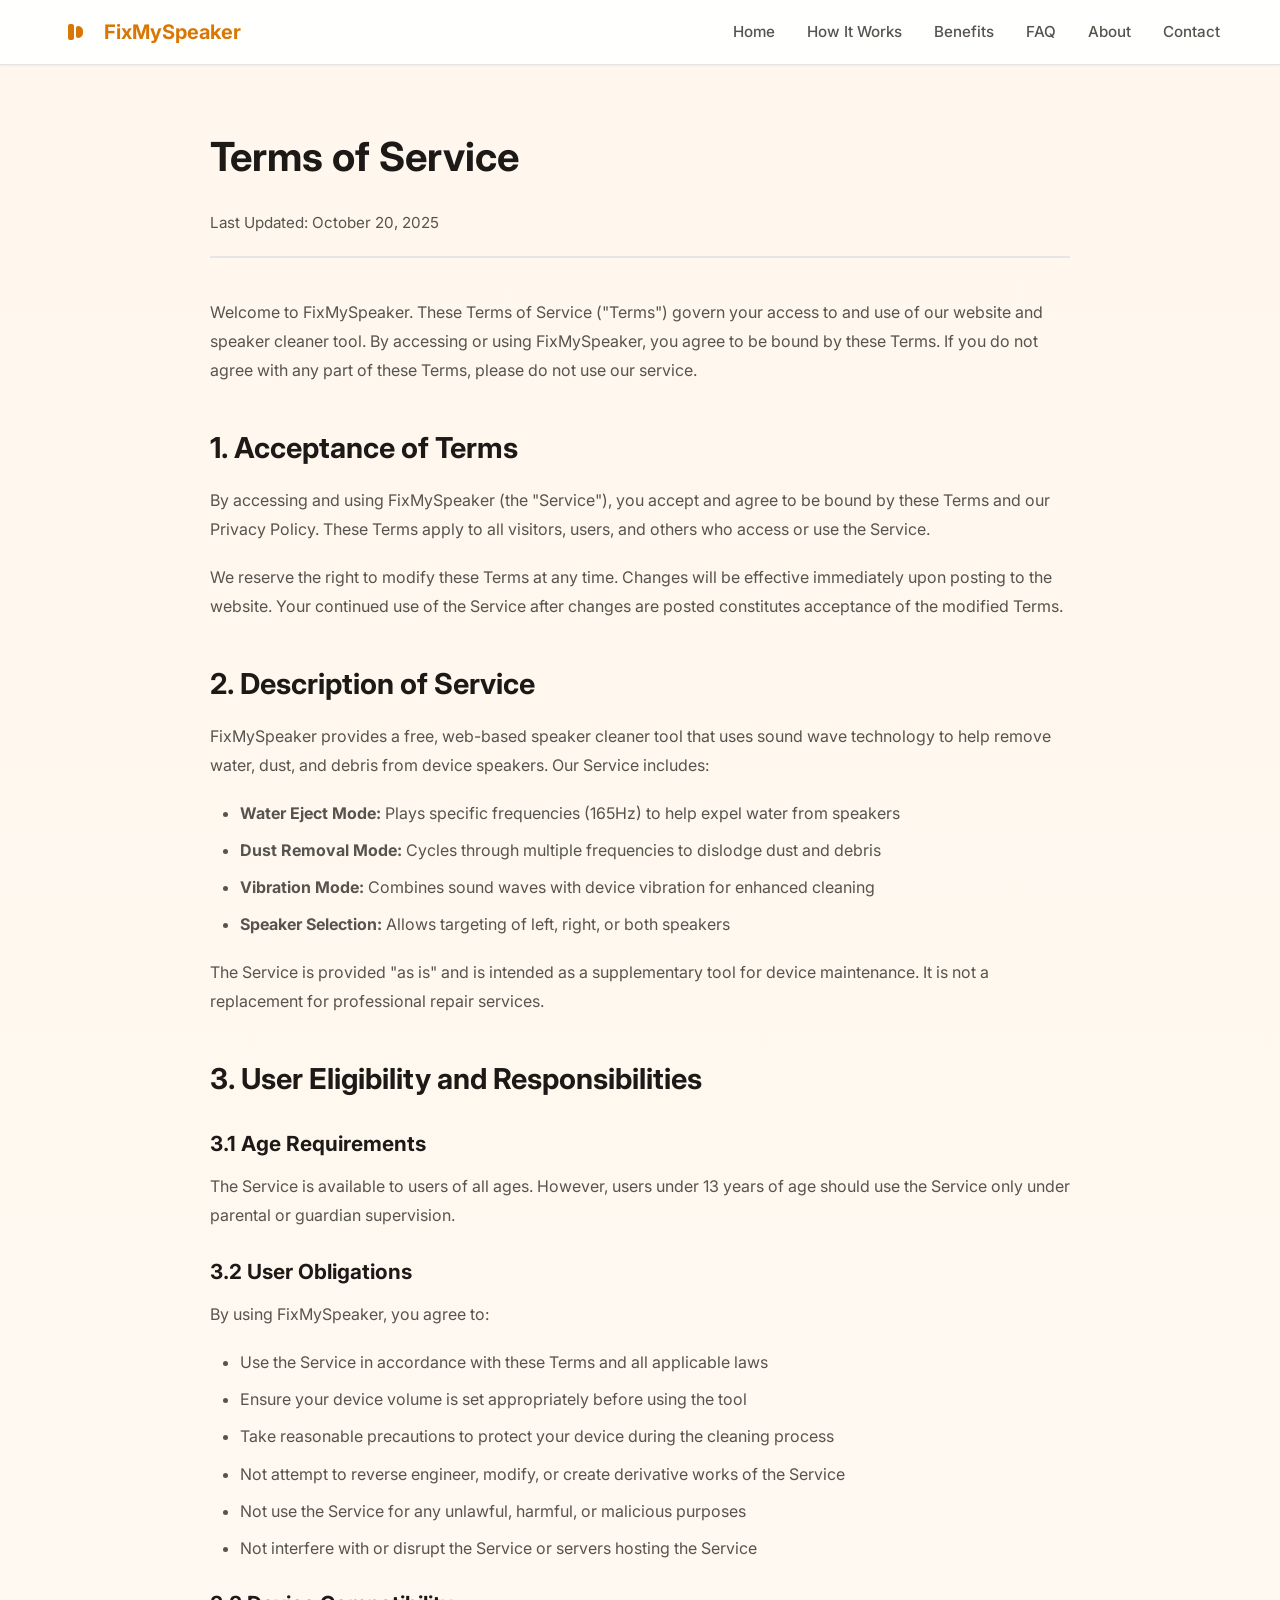
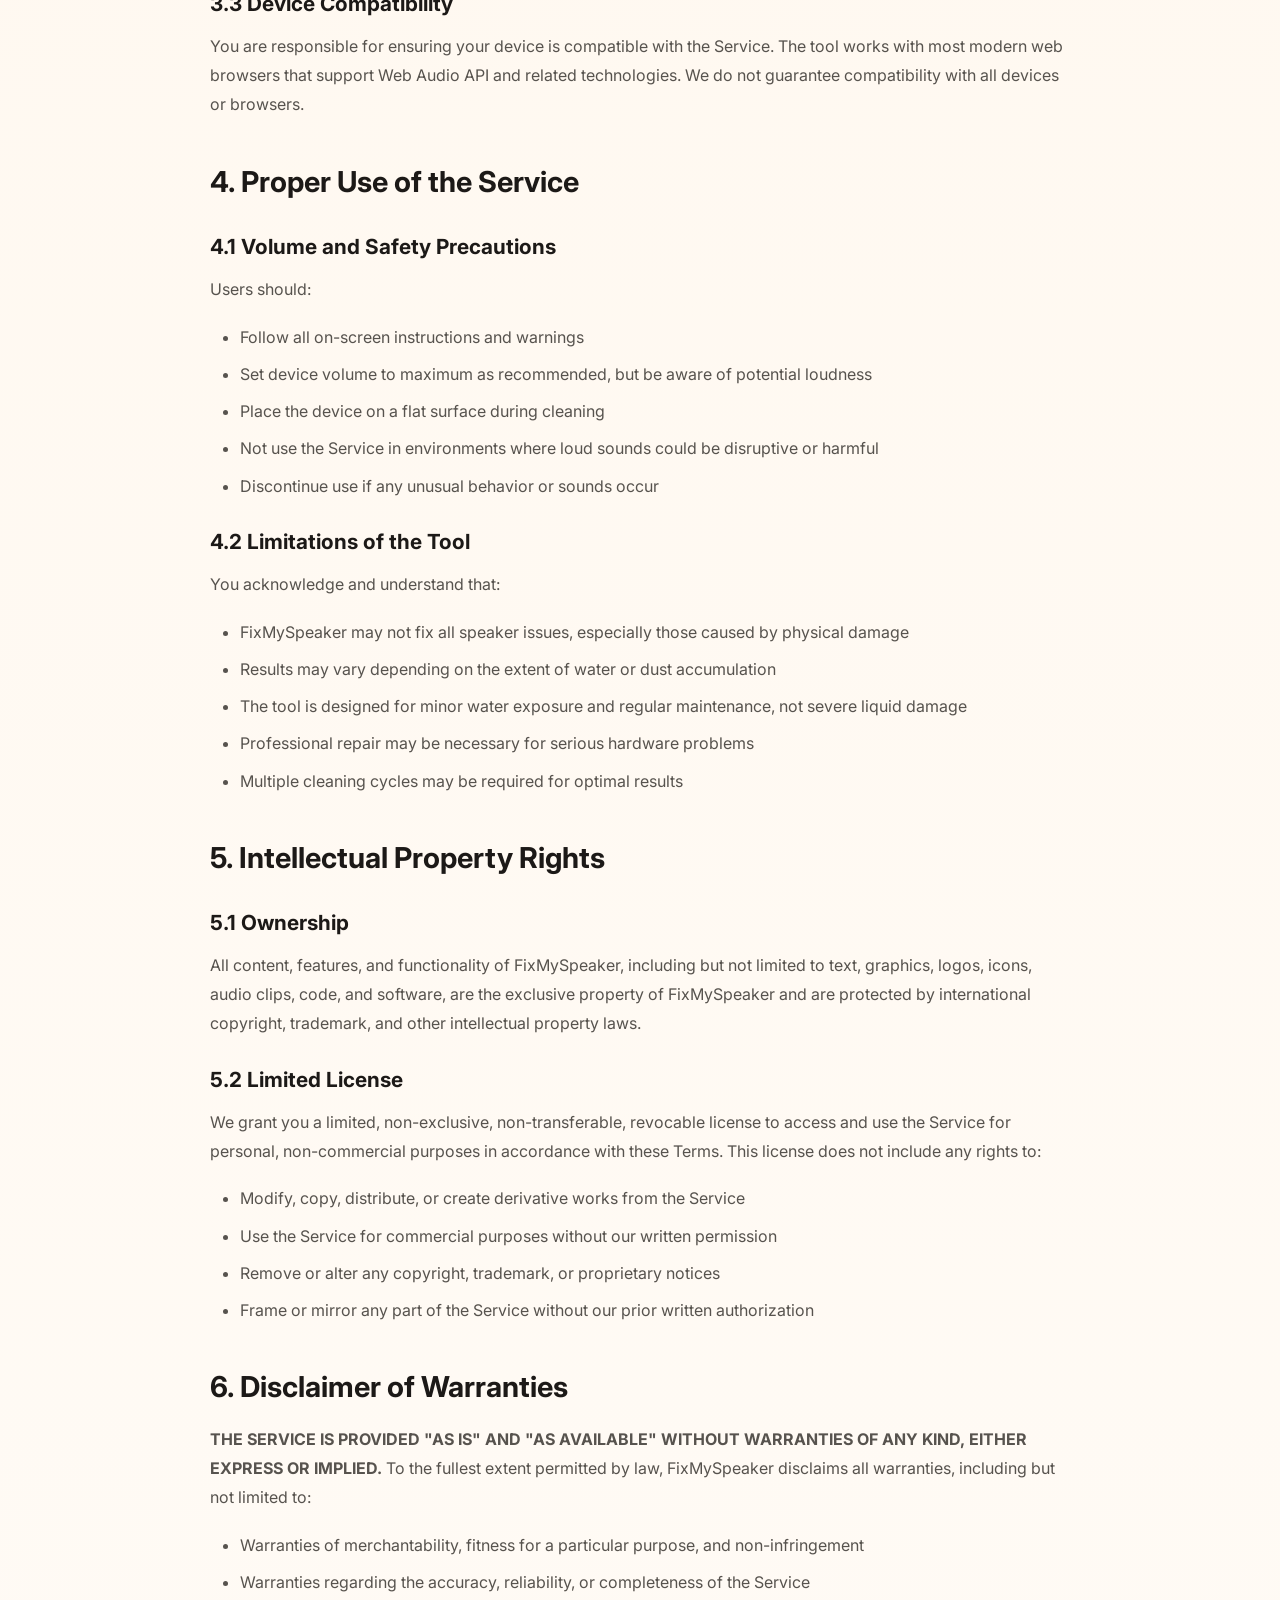
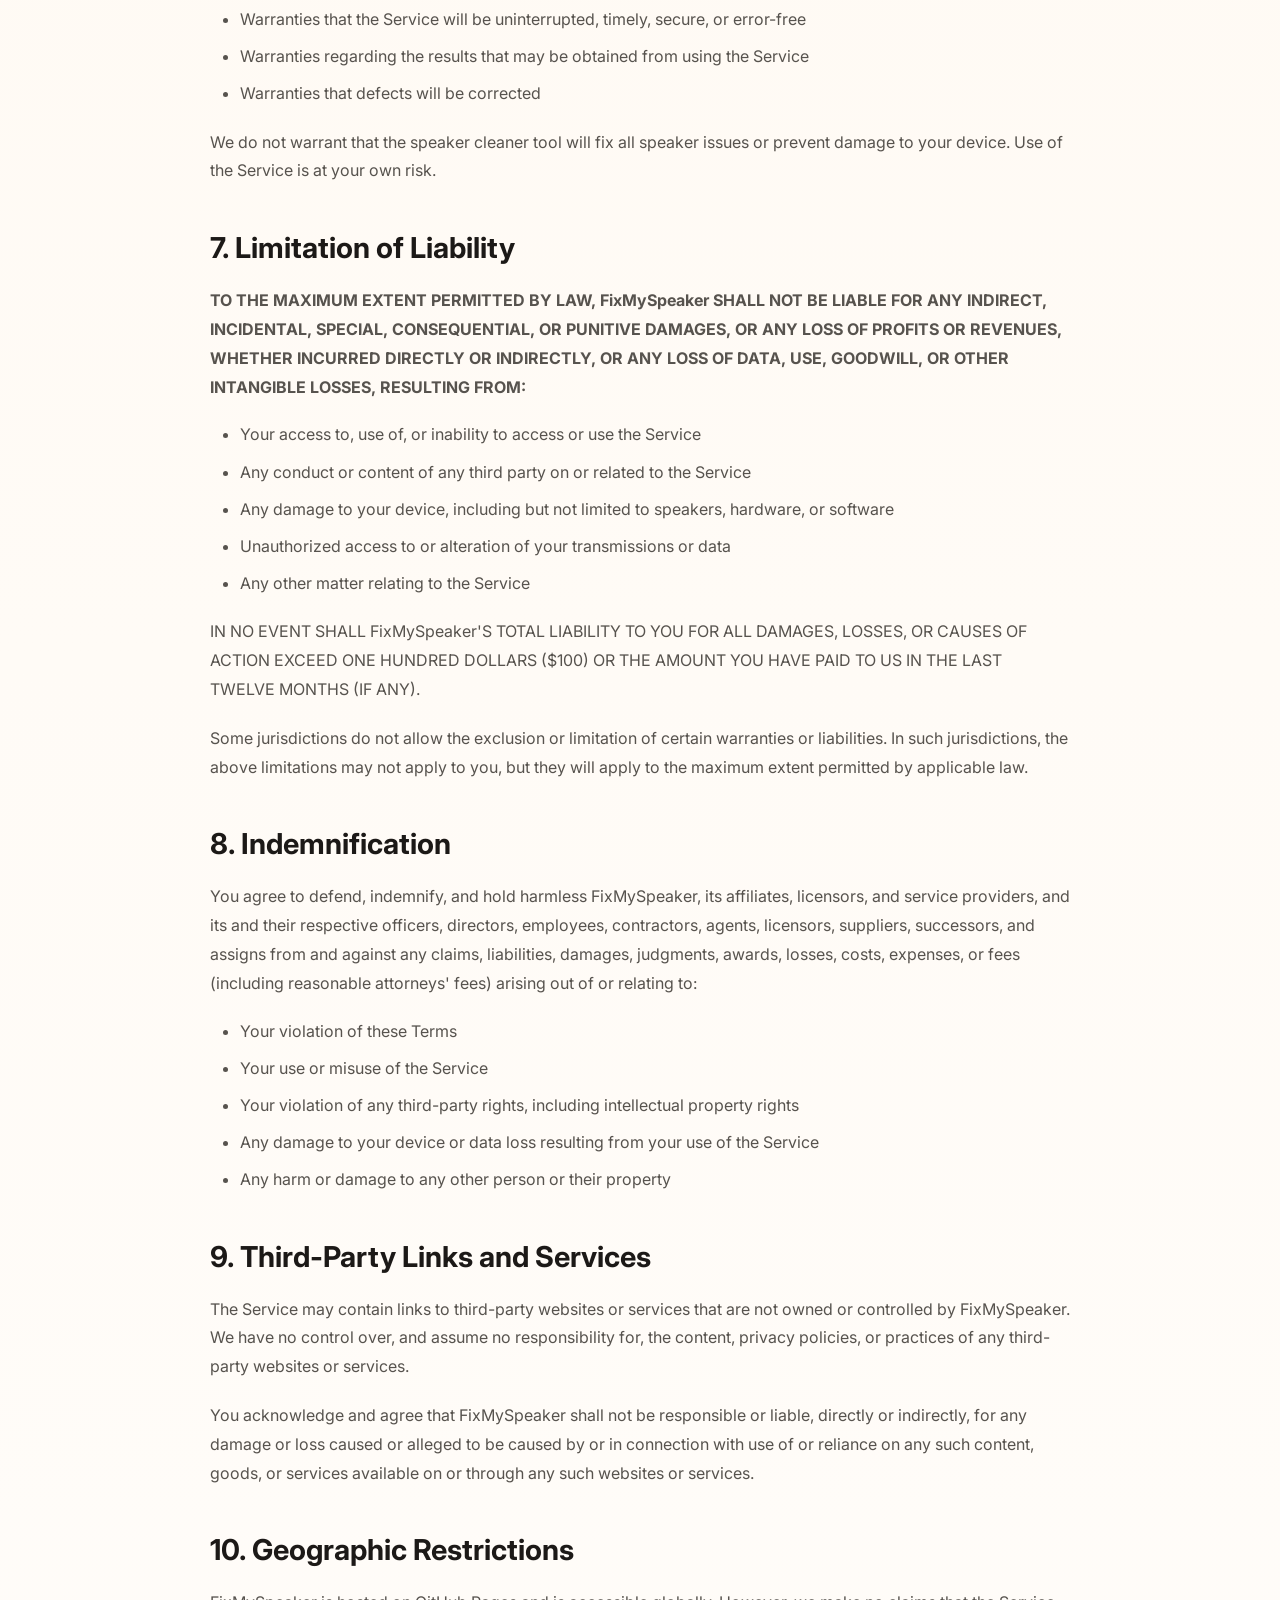
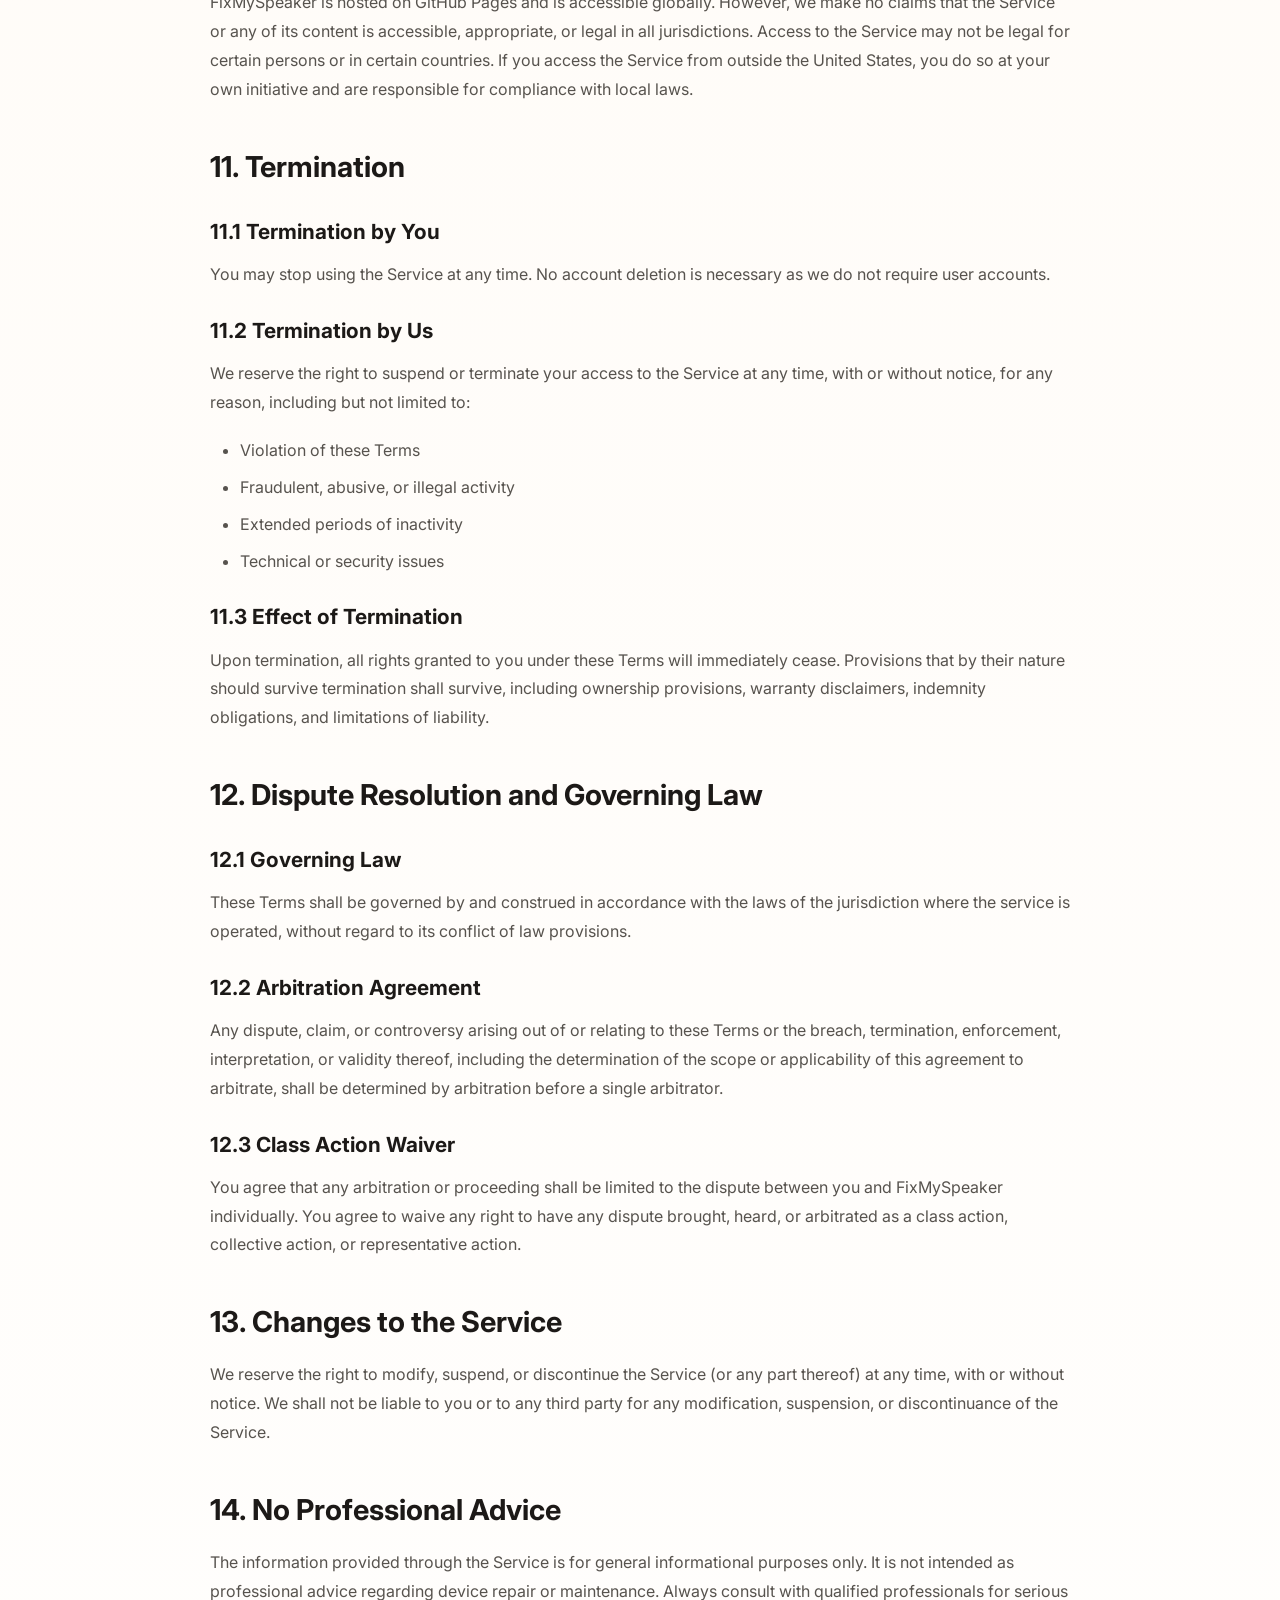
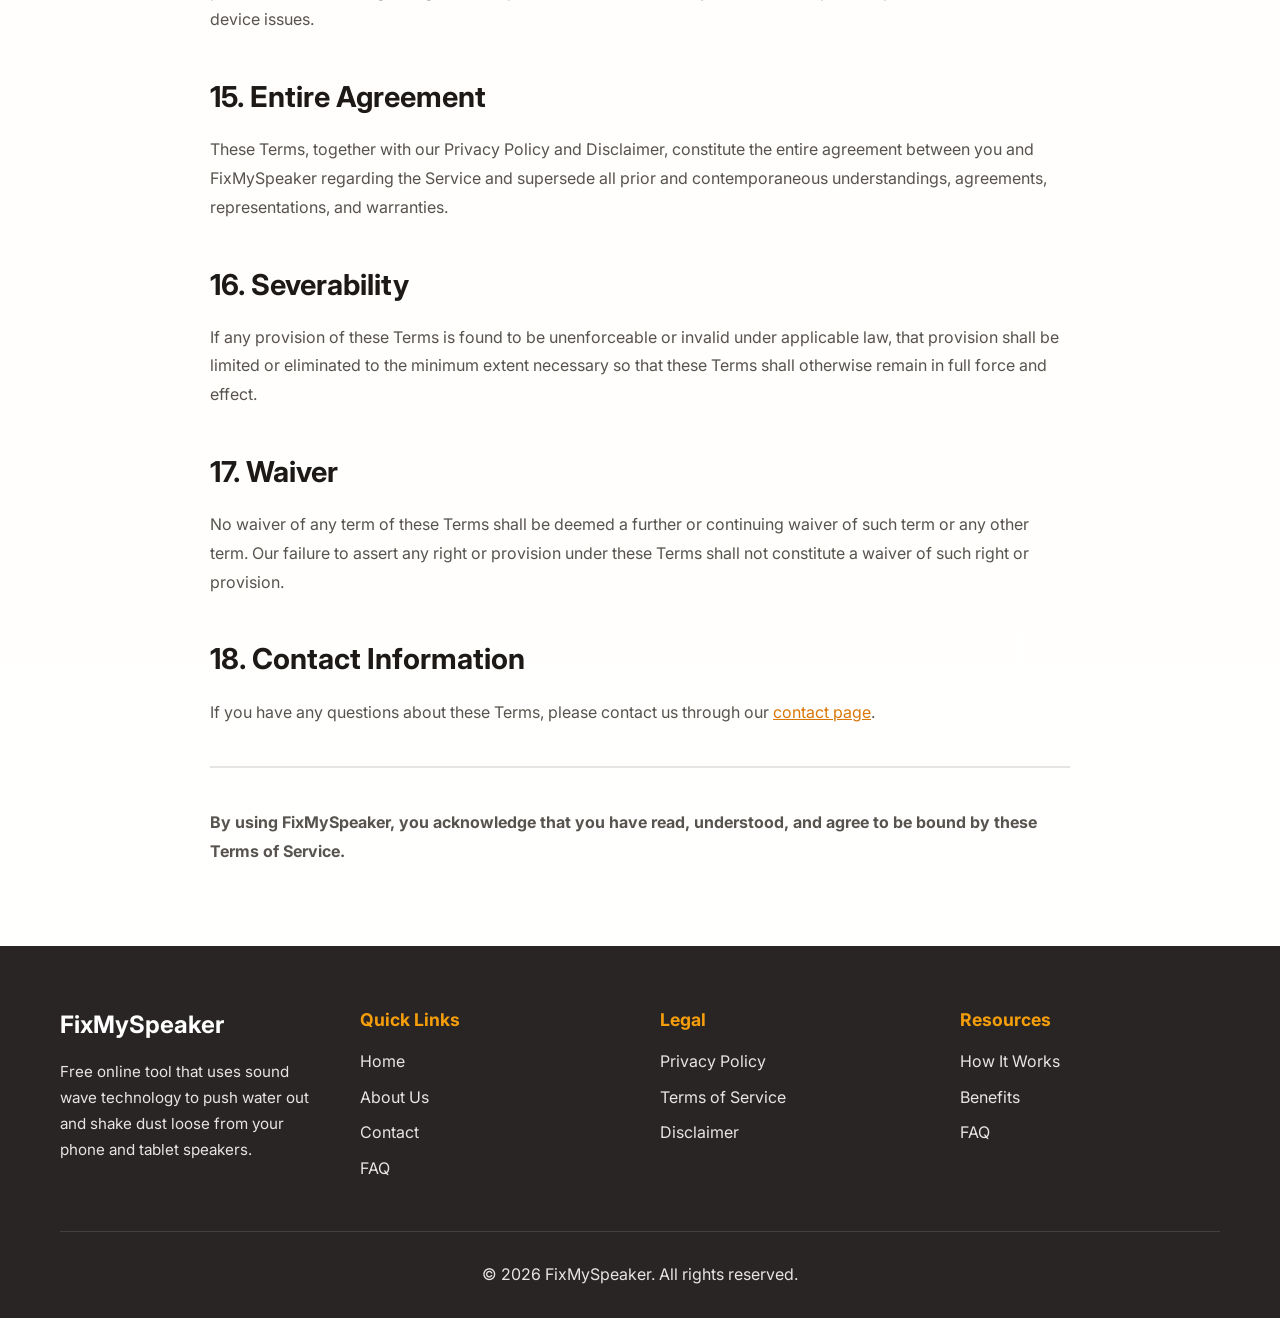
<file: terms-of-service/index.html>
<!DOCTYPE html>
<html lang="en">

<head>
    <meta charset="UTF-8">
    <meta name="viewport" content="width=device-width, initial-scale=1.0">
    <meta name="description"
        content="Terms of Service for FixMySpeaker — the rules and conditions for using our free speaker cleaning tool.">
    <title>Terms of Service — FixMySpeaker</title>
    <link rel="canonical" href="https://fixmyspeaker.github.io/terms-of-service/">
    <meta name="robots" content="index, follow">
    <link rel="stylesheet" href="/style.css">
    <link rel="icon" href="/icon.svg" type="image/svg+xml">
    <link href="https://fonts.googleapis.com/css2?family=Inter:wght@300;400;500;600;700;800&display=swap"
        rel="stylesheet">
    <!-- Google tag (gtag.js) -->
    <script async src="https://www.googletagmanager.com/gtag/js?id=G-7DYJP3M16W"></script>
    <script>
        window.dataLayer = window.dataLayer || [];
        function gtag() { dataLayer.push(arguments); }
        gtag('js', new Date());

        gtag('config', 'G-7DYJP3M16W');
    </script>
    <style>
        .legal-content {
            max-width: 900px;
            margin: 0 auto;
            padding: 60px 20px;
        }

        .legal-content h1 {
            font-size: 2.5rem;
            margin-bottom: 20px;
            color: var(--text-primary);
        }

        .legal-content .last-updated {
            color: var(--text-secondary);
            font-size: 0.95rem;
            margin-bottom: 40px;
            padding-bottom: 20px;
            border-bottom: 2px solid var(--gray-light);
        }

        .legal-content h2 {
            font-size: 1.8rem;
            margin-top: 40px;
            margin-bottom: 15px;
            color: var(--text-primary);
        }

        .legal-content h3 {
            font-size: 1.3rem;
            margin-top: 25px;
            margin-bottom: 12px;
            color: var(--text-primary);
        }

        .legal-content p {
            line-height: 1.8;
            margin-bottom: 20px;
            color: var(--text-secondary);
        }

        .legal-content ul {
            margin-bottom: 20px;
            padding-left: 30px;
        }

        .legal-content ul li {
            margin-bottom: 10px;
            line-height: 1.7;
            color: var(--text-secondary);
        }
    </style>
</head>

<body>
    <!-- Navigation -->
    <nav class="navbar">
        <div class="container">
            <div class="nav-wrapper">
                <a href="/" class="logo">
                    <svg width="32" height="32" viewBox="0 0 32 32" fill="none" xmlns="http://www.w3.org/2000/svg">
                        <path
                            d="M8 10C8 8.89543 8.89543 8 10 8H12C13.1046 8 14 8.89543 14 10V22C14 23.1046 13.1046 24 12 24H10C8.89543 24 8 23.1046 8 22V10Z"
                            fill="currentColor" />
                        <path
                            d="M16 12C16 10.8954 16.8954 10 18 10C20.7614 10 23 12.2386 23 15V17C23 19.7614 20.7614 22 18 22C16.8954 22 16 21.1046 16 20V12Z"
                            fill="currentColor" />
                    </svg>
                    <span>FixMySpeaker</span>
                </a>
                <button class="mobile-menu-btn" id="mobileMenuBtn" aria-label="Toggle menu">
                    <span></span>
                    <span></span>
                    <span></span>
                </button>
                <ul class="nav-links" id="navLinks">
                    <li><a href="/" class="nav-link">Home</a></li>
                    <li><a href="/#how-it-works" class="nav-link">How It Works</a></li>
                    <li><a href="/#benefits" class="nav-link">Benefits</a></li>
                    <li><a href="/#faq" class="nav-link">FAQ</a></li>
                    <li><a href="/about/" class="nav-link">About</a></li>
                    <li><a href="/contact/" class="nav-link">Contact</a></li>
                </ul>
            </div>
        </div>
    </nav>

    <!-- Legal Content -->
    <div class="legal-content">
        <h1>Terms of Service</h1>
        <p class="last-updated">Last Updated: October 20, 2025</p>

        <p>Welcome to FixMySpeaker. These Terms of Service ("Terms") govern your access to and use of our website and
            speaker cleaner tool. By accessing or using FixMySpeaker, you agree to be bound by these Terms. If you do
            not agree with any part of these Terms, please do not use our service.</p>

        <h2>1. Acceptance of Terms</h2>

        <p>By accessing and using FixMySpeaker (the "Service"), you accept and agree to be bound by these Terms and
            our Privacy Policy. These Terms apply to all visitors, users, and others who access or use the Service.</p>

        <p>We reserve the right to modify these Terms at any time. Changes will be effective immediately upon posting to
            the website. Your continued use of the Service after changes are posted constitutes acceptance of the
            modified Terms.</p>

        <h2>2. Description of Service</h2>

        <p>FixMySpeaker provides a free, web-based speaker cleaner tool that uses sound wave technology to help
            remove water, dust, and debris from device speakers. Our Service includes:</p>
        <ul>
            <li><strong>Water Eject Mode:</strong> Plays specific frequencies (165Hz) to help expel water from speakers
            </li>
            <li><strong>Dust Removal Mode:</strong> Cycles through multiple frequencies to dislodge dust and debris</li>
            <li><strong>Vibration Mode:</strong> Combines sound waves with device vibration for enhanced cleaning</li>
            <li><strong>Speaker Selection:</strong> Allows targeting of left, right, or both speakers</li>
        </ul>

        <p>The Service is provided "as is" and is intended as a supplementary tool for device maintenance. It is not a
            replacement for professional repair services.</p>

        <h2>3. User Eligibility and Responsibilities</h2>

        <h3>3.1 Age Requirements</h3>
        <p>The Service is available to users of all ages. However, users under 13 years of age should use the Service
            only under parental or guardian supervision.</p>

        <h3>3.2 User Obligations</h3>
        <p>By using FixMySpeaker, you agree to:</p>
        <ul>
            <li>Use the Service in accordance with these Terms and all applicable laws</li>
            <li>Ensure your device volume is set appropriately before using the tool</li>
            <li>Take reasonable precautions to protect your device during the cleaning process</li>
            <li>Not attempt to reverse engineer, modify, or create derivative works of the Service</li>
            <li>Not use the Service for any unlawful, harmful, or malicious purposes</li>
            <li>Not interfere with or disrupt the Service or servers hosting the Service</li>
        </ul>

        <h3>3.3 Device Compatibility</h3>
        <p>You are responsible for ensuring your device is compatible with the Service. The tool works with most modern
            web browsers that support Web Audio API and related technologies. We do not guarantee compatibility with all
            devices or browsers.</p>

        <h2>4. Proper Use of the Service</h2>

        <h3>4.1 Volume and Safety Precautions</h3>
        <p>Users should:</p>
        <ul>
            <li>Follow all on-screen instructions and warnings</li>
            <li>Set device volume to maximum as recommended, but be aware of potential loudness</li>
            <li>Place the device on a flat surface during cleaning</li>
            <li>Not use the Service in environments where loud sounds could be disruptive or harmful</li>
            <li>Discontinue use if any unusual behavior or sounds occur</li>
        </ul>

        <h3>4.2 Limitations of the Tool</h3>
        <p>You acknowledge and understand that:</p>
        <ul>
            <li>FixMySpeaker may not fix all speaker issues, especially those caused by physical damage</li>
            <li>Results may vary depending on the extent of water or dust accumulation</li>
            <li>The tool is designed for minor water exposure and regular maintenance, not severe liquid damage</li>
            <li>Professional repair may be necessary for serious hardware problems</li>
            <li>Multiple cleaning cycles may be required for optimal results</li>
        </ul>

        <h2>5. Intellectual Property Rights</h2>

        <h3>5.1 Ownership</h3>
        <p>All content, features, and functionality of FixMySpeaker, including but not limited to text, graphics,
            logos, icons, audio clips, code, and software, are the exclusive property of FixMySpeaker and are
            protected by international copyright, trademark, and other intellectual property laws.</p>

        <h3>5.2 Limited License</h3>
        <p>We grant you a limited, non-exclusive, non-transferable, revocable license to access and use the Service for
            personal, non-commercial purposes in accordance with these Terms. This license does not include any rights
            to:</p>
        <ul>
            <li>Modify, copy, distribute, or create derivative works from the Service</li>
            <li>Use the Service for commercial purposes without our written permission</li>
            <li>Remove or alter any copyright, trademark, or proprietary notices</li>
            <li>Frame or mirror any part of the Service without our prior written authorization</li>
        </ul>

        <h2>6. Disclaimer of Warranties</h2>

        <p><strong>THE SERVICE IS PROVIDED "AS IS" AND "AS AVAILABLE" WITHOUT WARRANTIES OF ANY KIND, EITHER EXPRESS OR
                IMPLIED.</strong> To the fullest extent permitted by law, FixMySpeaker disclaims all warranties,
            including but not limited to:</p>
        <ul>
            <li>Warranties of merchantability, fitness for a particular purpose, and non-infringement</li>
            <li>Warranties regarding the accuracy, reliability, or completeness of the Service</li>
            <li>Warranties that the Service will be uninterrupted, timely, secure, or error-free</li>
            <li>Warranties regarding the results that may be obtained from using the Service</li>
            <li>Warranties that defects will be corrected</li>
        </ul>

        <p>We do not warrant that the speaker cleaner tool will fix all speaker issues or prevent damage to your device.
            Use of the Service is at your own risk.</p>

        <h2>7. Limitation of Liability</h2>

        <p><strong>TO THE MAXIMUM EXTENT PERMITTED BY LAW, FixMySpeaker SHALL NOT BE LIABLE FOR ANY INDIRECT,
                INCIDENTAL, SPECIAL, CONSEQUENTIAL, OR PUNITIVE DAMAGES, OR ANY LOSS OF PROFITS OR REVENUES, WHETHER
                INCURRED DIRECTLY OR INDIRECTLY, OR ANY LOSS OF DATA, USE, GOODWILL, OR OTHER INTANGIBLE LOSSES,
                RESULTING FROM:</strong></p>
        <ul>
            <li>Your access to, use of, or inability to access or use the Service</li>
            <li>Any conduct or content of any third party on or related to the Service</li>
            <li>Any damage to your device, including but not limited to speakers, hardware, or software</li>
            <li>Unauthorized access to or alteration of your transmissions or data</li>
            <li>Any other matter relating to the Service</li>
        </ul>

        <p>IN NO EVENT SHALL FixMySpeaker'S TOTAL LIABILITY TO YOU FOR ALL DAMAGES, LOSSES, OR CAUSES OF ACTION
            EXCEED ONE HUNDRED DOLLARS ($100) OR THE AMOUNT YOU HAVE PAID TO US IN THE LAST TWELVE MONTHS (IF ANY).</p>

        <p>Some jurisdictions do not allow the exclusion or limitation of certain warranties or liabilities. In such
            jurisdictions, the above limitations may not apply to you, but they will apply to the maximum extent
            permitted by applicable law.</p>

        <h2>8. Indemnification</h2>

        <p>You agree to defend, indemnify, and hold harmless FixMySpeaker, its affiliates, licensors, and service
            providers, and its and their respective officers, directors, employees, contractors, agents, licensors,
            suppliers, successors, and assigns from and against any claims, liabilities, damages, judgments, awards,
            losses, costs, expenses, or fees (including reasonable attorneys' fees) arising out of or relating to:</p>
        <ul>
            <li>Your violation of these Terms</li>
            <li>Your use or misuse of the Service</li>
            <li>Your violation of any third-party rights, including intellectual property rights</li>
            <li>Any damage to your device or data loss resulting from your use of the Service</li>
            <li>Any harm or damage to any other person or their property</li>
        </ul>

        <h2>9. Third-Party Links and Services</h2>

        <p>The Service may contain links to third-party websites or services that are not owned or controlled by
            FixMySpeaker. We have no control over, and assume no responsibility for, the content, privacy policies,
            or practices of any third-party websites or services.</p>

        <p>You acknowledge and agree that FixMySpeaker shall not be responsible or liable, directly or indirectly,
            for any damage or loss caused or alleged to be caused by or in connection with use of or reliance on any
            such content, goods, or services available on or through any such websites or services.</p>

        <h2>10. Geographic Restrictions</h2>

        <p>FixMySpeaker is hosted on GitHub Pages and is accessible globally. However, we make no claims that the
            Service or any of its content is accessible, appropriate, or legal in all jurisdictions. Access to the
            Service may not be legal for certain persons or in certain countries. If you access the Service from outside
            the United States, you do so at your own initiative and are responsible for compliance with local laws.</p>

        <h2>11. Termination</h2>

        <h3>11.1 Termination by You</h3>
        <p>You may stop using the Service at any time. No account deletion is necessary as we do not require user
            accounts.</p>

        <h3>11.2 Termination by Us</h3>
        <p>We reserve the right to suspend or terminate your access to the Service at any time, with or without notice,
            for any reason, including but not limited to:</p>
        <ul>
            <li>Violation of these Terms</li>
            <li>Fraudulent, abusive, or illegal activity</li>
            <li>Extended periods of inactivity</li>
            <li>Technical or security issues</li>
        </ul>

        <h3>11.3 Effect of Termination</h3>
        <p>Upon termination, all rights granted to you under these Terms will immediately cease. Provisions that by
            their nature should survive termination shall survive, including ownership provisions, warranty disclaimers,
            indemnity obligations, and limitations of liability.</p>

        <h2>12. Dispute Resolution and Governing Law</h2>

        <h3>12.1 Governing Law</h3>
        <p>These Terms shall be governed by and construed in accordance with the laws of the jurisdiction where the
            service is operated, without regard to its conflict of law provisions.</p>

        <h3>12.2 Arbitration Agreement</h3>
        <p>Any dispute, claim, or controversy arising out of or relating to these Terms or the breach, termination,
            enforcement, interpretation, or validity thereof, including the determination of the scope or applicability
            of this agreement to arbitrate, shall be determined by arbitration before a single arbitrator.</p>

        <h3>12.3 Class Action Waiver</h3>
        <p>You agree that any arbitration or proceeding shall be limited to the dispute between you and FixMySpeaker
            individually. You agree to waive any right to have any dispute brought, heard, or arbitrated as a class
            action, collective action, or representative action.</p>

        <h2>13. Changes to the Service</h2>

        <p>We reserve the right to modify, suspend, or discontinue the Service (or any part thereof) at any time, with
            or without notice. We shall not be liable to you or to any third party for any modification, suspension, or
            discontinuance of the Service.</p>

        <h2>14. No Professional Advice</h2>

        <p>The information provided through the Service is for general informational purposes only. It is not intended
            as professional advice regarding device repair or maintenance. Always consult with qualified professionals
            for serious device issues.</p>

        <h2>15. Entire Agreement</h2>

        <p>These Terms, together with our Privacy Policy and Disclaimer, constitute the entire agreement between you and
            FixMySpeaker regarding the Service and supersede all prior and contemporaneous understandings,
            agreements, representations, and warranties.</p>

        <h2>16. Severability</h2>

        <p>If any provision of these Terms is found to be unenforceable or invalid under applicable law, that provision
            shall be limited or eliminated to the minimum extent necessary so that these Terms shall otherwise remain in
            full force and effect.</p>

        <h2>17. Waiver</h2>

        <p>No waiver of any term of these Terms shall be deemed a further or continuing waiver of such term or any other
            term. Our failure to assert any right or provision under these Terms shall not constitute a waiver of such
            right or provision.</p>

        <h2>18. Contact Information</h2>

        <p>If you have any questions about these Terms, please contact us through our <a href="/contact/"
                style="color: var(--primary-color);">contact page</a>.</p>

        <hr style="margin: 40px 0; border: none; border-top: 2px solid var(--gray-light);">

        <p><strong>By using FixMySpeaker, you acknowledge that you have read, understood, and agree to be bound by
                these Terms of Service.</strong></p>


    </div>

    <!-- Footer -->
    <footer class="footer">
        <div class="container">
            <div class="footer-content">
                <div class="footer-section">
                    <h3>FixMySpeaker</h3>
                    <p>Free online tool that uses sound wave technology to push water out and shake dust loose from your phone and tablet speakers.</p>
                </div>
                <div class="footer-section">
                    <h4>Quick Links</h4>
                    <ul>
                        <li><a href="/">Home</a></li>
                        <li><a href="/about/">About Us</a></li>
                        <li><a href="/contact/">Contact</a></li>
                        <li><a href="/#faq">FAQ</a></li>
                    </ul>
                </div>
                <div class="footer-section">
                    <h4>Legal</h4>
                    <ul>
                        <li><a href="/privacy-policy/">Privacy Policy</a></li>
                        <li><a href="/terms-of-service/">Terms of Service</a></li>
                        <li><a href="/disclaimer/">Disclaimer</a></li>
                    </ul>
                </div>
                <div class="footer-section">
                    <h4>Resources</h4>
                    <ul>
                        <li><a href="/#how-it-works">How It Works</a></li>
                        <li><a href="/#benefits">Benefits</a></li>
                        <li><a href="/#faq">FAQ</a></li>
                    </ul>
                </div>
            </div>
            <div class="footer-bottom">
                <p>&copy; 2026 FixMySpeaker. All rights reserved.</p>
            </div>
        </div>
    </footer>

    <script src="/script.js"></script>
</body>

</html>
</file>
<file: style.css>
/* Reset and Base Styles */
* {
    margin: 0;
    padding: 0;
    box-sizing: border-box;
}

:root {
    --primary-color: #d97706;
    --primary-dark: #b45309;
    --primary-light: #f59e0b;
    --secondary-color: #9a3412;
    --success-color: #15803d;
    --warning-color: #d97706;
    --danger-color: #dc2626;
    --dark: #292524;
    --dark-light: #44403c;
    --gray: #78716c;
    --gray-light: #e7e5e4;
    --gray-lighter: #fafaf9;
    --white: #ffffff;
    --text-primary: #1c1917;
    --text-secondary: #57534e;
    --shadow-sm: 0 1px 2px 0 rgb(0 0 0 / 0.05);
    --shadow: 0 4px 6px -1px rgb(0 0 0 / 0.1);
    --shadow-lg: 0 10px 15px -3px rgb(0 0 0 / 0.1);
    --shadow-xl: 0 20px 25px -5px rgb(0 0 0 / 0.1);
    --radius: 12px;
    --radius-lg: 16px;
    --transition: all 0.3s cubic-bezier(0.4, 0, 0.2, 1);
}

body {
    font-family: 'Inter', -apple-system, BlinkMacSystemFont, 'Segoe UI', Roboto, sans-serif;
    line-height: 1.6;
    color: var(--text-primary);
    background: linear-gradient(to bottom, #fff7ed, #ffffff);
    overflow-x: hidden;
}

.container {
    max-width: 1200px;
    margin: 0 auto;
    padding: 0 20px;
}

/* Navigation */
.navbar {
    background: rgba(255, 255, 255, 0.95);
    backdrop-filter: blur(10px);
    box-shadow: var(--shadow-sm);
    position: sticky;
    top: 0;
    z-index: 1000;
    border-bottom: 1px solid var(--gray-light);
}

.nav-wrapper {
    display: flex;
    justify-content: space-between;
    align-items: center;
    padding: 1rem 0;
}

.logo {
    display: flex;
    align-items: center;
    gap: 12px;
    font-size: 1.25rem;
    font-weight: 700;
    color: var(--primary-color);
    text-decoration: none;
    transition: var(--transition);
}

.logo svg {
    color: var(--primary-color);
}

.logo:hover {
    color: var(--primary-dark);
}

.nav-links {
    display: flex;
    list-style: none;
    gap: 2rem;
    align-items: center;
}

.nav-link {
    text-decoration: none;
    color: var(--text-secondary);
    font-weight: 500;
    font-size: 0.95rem;
    transition: var(--transition);
    position: relative;
}

.nav-link:hover,
.nav-link.active {
    color: var(--primary-color);
}

.nav-link::after {
    content: '';
    position: absolute;
    bottom: -4px;
    left: 0;
    width: 0;
    height: 2px;
    background: var(--primary-color);
    transition: var(--transition);
}

.nav-link:hover::after,
.nav-link.active::after {
    width: 100%;
}

.mobile-menu-btn {
    display: none;
    flex-direction: column;
    gap: 5px;
    background: none;
    border: none;
    cursor: pointer;
    padding: 8px;
}

.mobile-menu-btn span {
    width: 25px;
    height: 3px;
    background: var(--text-primary);
    border-radius: 3px;
    transition: var(--transition);
}

/* Hero Section */
.hero-section {
    padding: 28px 0 40px;
    background: linear-gradient(135deg, #ea580c 0%, #c2410c 42%, #7c2d12 100%);
    color: var(--white);
    position: relative;
    overflow: hidden;
}

.hero-section::before {
    content: '';
    position: absolute;
    top: 0;
    left: 0;
    right: 0;
    bottom: 0;
    background: url('data:image/svg+xml,<svg width="100" height="100" xmlns="http://www.w3.org/2000/svg"><circle cx="50" cy="50" r="40" fill="rgba(255,255,255,0.05)"/></svg>');
    opacity: 0.3;
}

.hero-content {
    text-align: center;
    margin-bottom: 1.25rem;
    margin-top: 0;
    position: relative;
    z-index: 1;
}

.hero-title {
    font-size: clamp(1.2rem, 3.2vw, 1.65rem);
    font-weight: 800;
    margin-bottom: 0.35rem;
    line-height: 1.25;
    text-shadow: 0 2px 10px rgba(0, 0, 0, 0.2);
}

.hero-subtitle {
    font-size: 0.82rem;
    line-height: 1.35;
    opacity: 0.92;
    max-width: 22rem;
    margin: 0 auto;
    font-weight: 400;
}

/* Tool Container */
.tool-container {
    position: relative;
    z-index: 1;
}

.tool-card {
    background: var(--white);
    border-radius: var(--radius-lg);
    padding: 40px;
    box-shadow: var(--shadow-xl);
    max-width: 800px;
    margin: 0 auto;
}

.sound-tool-card {
    max-width: 420px;
    padding: 36px 28px 32px;
    background: linear-gradient(180deg, rgba(255, 247, 237, 0.98) 0%, var(--white) 48%);
    border: 1px solid rgba(231, 229, 228, 0.9);
}

.sound-tool {
    display: flex;
    flex-direction: column;
    align-items: center;
    text-align: center;
}

.sound-tool__header {
    margin-bottom: 28px;
}

.sound-tool__title {
    font-size: 1.65rem;
    font-weight: 800;
    color: var(--text-primary);
    letter-spacing: -0.02em;
    margin-bottom: 8px;
}

.sound-tool__subtitle {
    font-size: 0.95rem;
    color: var(--text-secondary);
    font-weight: 400;
    line-height: 1.5;
    max-width: 320px;
    margin: 0 auto;
}

.sound-tool__eyebrow {
    font-size: 0.7rem;
    font-weight: 600;
    letter-spacing: 0.14em;
    text-transform: uppercase;
    color: var(--gray);
    margin-bottom: 10px;
}

.sound-tool__mode-block {
    width: 100%;
    max-width: 320px;
    margin-bottom: 22px;
}

.sound-tool__warning {
    width: 100%;
    margin-top: 8px;
    text-align: left;
}

/* Semicircular progress gauge */
.progress-gauge {
    position: relative;
    width: min(280px, 100%);
    margin: 0 auto 32px;
}

.progress-gauge__svg {
    width: 100%;
    height: auto;
    display: block;
    color: var(--gray-light);
}

#progressGaugeFill {
    transition: stroke-dashoffset 0.25s ease;
}

.progress-gauge__center {
    position: absolute;
    left: 50%;
    bottom: 8px;
    transform: translateX(-50%);
    display: flex;
    flex-direction: column;
    align-items: center;
    gap: 4px;
    width: 100%;
    pointer-events: none;
}

.progress-gauge__percent {
    font-size: 2.25rem;
    font-weight: 800;
    background: linear-gradient(135deg, var(--primary-dark), var(--secondary-color));
    -webkit-background-clip: text;
    background-clip: text;
    color: transparent;
    line-height: 1;
}

.progress-gauge__status {
    font-size: 0.8rem;
    font-weight: 500;
    color: var(--text-secondary);
    max-width: 200px;
    line-height: 1.35;
}

/* Sound / Vibrate pill toggle */
.mode-type-toggle {
    display: flex;
    width: 100%;
    padding: 4px;
    border-radius: 999px;
    background: var(--gray-lighter);
    border: 1px solid var(--gray-light);
    gap: 4px;
}

.mode-type-btn {
    flex: 1;
    border: none;
    border-radius: 999px;
    padding: 12px 16px;
    font-size: 0.8rem;
    font-weight: 700;
    letter-spacing: 0.06em;
    text-transform: uppercase;
    font-family: inherit;
    cursor: pointer;
    color: var(--text-secondary);
    background: transparent;
    transition: var(--transition);
}

.mode-type-btn:hover:not(:disabled) {
    color: var(--text-primary);
}

.mode-type-btn.active {
    background: linear-gradient(135deg, var(--primary-color), var(--secondary-color));
    color: var(--white);
    box-shadow: var(--shadow);
}

.sound-submodes {
    display: flex;
    gap: 8px;
    margin-top: 12px;
}

.sound-tool--vibrate-type .sound-submodes {
    display: none;
}

.sound-submodes .mode-btn {
    flex: 1;
    padding: 10px 12px;
    border-radius: 999px;
    border: 2px solid var(--gray-light);
    background: var(--white);
    font-size: 0.8rem;
    font-weight: 600;
    color: var(--text-secondary);
    cursor: pointer;
    transition: var(--transition);
    font-family: inherit;
}

.sound-submodes .mode-btn:hover:not(:disabled) {
    border-color: var(--primary-light);
    background: var(--gray-lighter);
}

.sound-submodes .mode-btn.active {
    border-color: var(--primary-dark);
    background: var(--primary-color);
    color: var(--white);
}

.speaker-row {
    width: 100%;
    max-width: 320px;
    margin-bottom: 28px;
}

.speaker-selection--compact {
    display: flex;
    flex-wrap: wrap;
    justify-content: center;
    gap: 8px;
}

.speaker-selection--compact .speaker-btn {
    padding: 10px 18px;
    border-radius: 999px;
    font-size: 0.8rem;
    font-weight: 600;
    background: var(--gray-lighter);
    border: 2px solid var(--gray-light);
    color: var(--text-secondary);
    cursor: pointer;
    transition: var(--transition);
    font-family: inherit;
}

.speaker-selection--compact .speaker-btn:hover:not(:disabled) {
    border-color: var(--primary-light);
}

.speaker-selection--compact .speaker-btn.active {
    background: var(--primary-color);
    color: var(--white);
    border-color: var(--primary-dark);
}

.speaker-routing-hint {
    margin-top: 10px;
    font-size: 0.72rem;
    line-height: 1.45;
    color: var(--gray);
    max-width: 300px;
    margin-left: auto;
    margin-right: auto;
}

/* Circular eject control */
.eject-control {
    display: flex;
    flex-direction: column;
    align-items: center;
    margin-bottom: 8px;
}

.eject-circle-btn {
    width: 132px;
    height: 132px;
    border-radius: 50%;
    border: none;
    cursor: pointer;
    display: flex;
    align-items: center;
    justify-content: center;
    text-align: center;
    padding: 10px 12px 14px;
    background: linear-gradient(145deg, #ea580c, #9a3412);
    color: var(--white);
    box-shadow: var(--shadow-lg), 0 12px 36px rgba(194, 65, 12, 0.35);
    transition: transform 0.25s ease, box-shadow 0.25s ease;
    font-family: inherit;
}

.eject-circle-btn:not(.eject-circle-btn--running) {
    animation: eject-btn-glow 2.8s ease-in-out infinite;
}

@keyframes eject-btn-glow {

    0%,
    100% {
        box-shadow: var(--shadow-lg), 0 12px 36px rgba(194, 65, 12, 0.32);
    }

    50% {
        box-shadow: var(--shadow-xl), 0 16px 44px rgba(234, 88, 12, 0.48);
    }
}

.eject-circle-btn__inner {
    display: flex;
    flex-direction: column;
    align-items: center;
    justify-content: center;
    gap: 4px;
    width: 100%;
    pointer-events: none;
}

.eject-circle-btn__top-slot {
    position: relative;
    min-height: 34px;
    width: 100%;
    display: flex;
    align-items: center;
    justify-content: center;
}

.eject-circle-btn__idle-icons {
    display: flex;
    align-items: center;
    justify-content: center;
    gap: 4px;
    animation: eject-idle-float 2.4s ease-in-out infinite;
    color: var(--white);
}

.eject-circle-btn__drops {
    display: flex;
    flex-direction: column;
    align-items: flex-start;
    gap: 0;
    margin-left: 1px;
    color: #ffedd5;
}

.eject-circle-btn__drops svg {
    display: block;
}

.eject-circle-btn__running-spinner {
    display: none;
    align-items: center;
    justify-content: center;
    color: var(--white);
}

.eject-circle-btn__running-spinner svg {
    display: block;
}

.eject-circle-btn--running .eject-circle-btn__idle-icons {
    display: none;
}

.eject-circle-btn--running .eject-circle-btn__running-spinner {
    display: flex;
    animation: eject-spin 1.15s linear infinite;
}

@keyframes eject-idle-float {

    0%,
    100% {
        transform: translateY(0);
        opacity: 1;
    }

    50% {
        transform: translateY(-3px);
        opacity: 0.92;
    }
}

@keyframes eject-spin {
    from {
        transform: rotate(0deg);
    }

    to {
        transform: rotate(360deg);
    }
}

.eject-circle-btn__label {
    font-size: 0.95rem;
    font-weight: 800;
    letter-spacing: 0.12em;
    text-transform: uppercase;
    line-height: 1.15;
    color: var(--white);
    text-shadow: 0 1px 2px rgba(0, 0, 0, 0.2);
    user-select: none;
    opacity: 1;
}

.eject-circle-btn:hover:not(:disabled) {
    transform: scale(1.04);
    box-shadow: var(--shadow-xl), 0 16px 44px rgba(154, 52, 18, 0.38);
}

.eject-circle-btn:active:not(:disabled) {
    transform: scale(0.98);
}

.eject-circle-btn:disabled {
    opacity: 0.55;
    cursor: not-allowed;
    transform: none;
}

.eject-hint {
    font-size: 0.68rem;
    font-weight: 600;
    letter-spacing: 0.12em;
    text-transform: uppercase;
    color: var(--gray);
    margin-top: -4px;
}

.btn {
    display: flex;
    align-items: center;
    justify-content: center;
    gap: 10px;
    padding: 16px 28px;
    border: none;
    border-radius: var(--radius);
    font-weight: 600;
    font-size: 1rem;
    cursor: pointer;
    transition: var(--transition);
    font-family: inherit;
    text-decoration: none;
}

.btn:disabled {
    opacity: 0.5;
    cursor: not-allowed;
    transform: none !important;
}

.btn-primary {
    background: linear-gradient(135deg, var(--primary-color), var(--secondary-color));
    color: var(--white);
    box-shadow: var(--shadow);
}

.btn-primary:hover:not(:disabled) {
    transform: translateY(-2px);
    box-shadow: var(--shadow-lg);
}

.btn-primary:active:not(:disabled) {
    transform: translateY(0);
}

.btn-secondary {
    background: var(--gray-lighter);
    color: var(--text-primary);
    border: 2px solid var(--gray-light);
}

.btn-secondary:hover:not(:disabled) {
    background: var(--gray-light);
    transform: translateY(-2px);
}

.btn-large {
    padding: 18px 40px;
    font-size: 1.1rem;
}

/* Warning Box */
.warning-box {
    display: flex;
    gap: 12px;
    padding: 16px;
    background: #fef3c7;
    border: 1px solid #fde68a;
    border-radius: var(--radius);
    color: #92400e;
}

.warning-box svg {
    flex-shrink: 0;
    margin-top: 2px;
}

.warning-box p {
    font-size: 0.9rem;
    line-height: 1.5;
}

/* Stats Container */
.stats-container {
    display: grid;
    grid-template-columns: repeat(4, 1fr);
    gap: 20px;
    margin-top: 60px;
    position: relative;
    z-index: 1;
}

.stat-card {
    background: rgba(255, 255, 255, 0.95);
    padding: 30px 20px;
    border-radius: var(--radius);
    text-align: center;
    box-shadow: var(--shadow-lg);
    backdrop-filter: blur(10px);
}

.stat-number {
    font-size: 2.5rem;
    font-weight: 800;
    color: var(--primary-color);
    margin-bottom: 8px;
}

.stat-label {
    font-size: 0.95rem;
    color: var(--text-secondary);
    font-weight: 500;
}

/* Content Sections */
.content-section,
.benefits-section,
.use-cases-section,
.comparison-section,
.faq-section,
.tips-section,
.prevention-section,
.cta-section {
    padding: 80px 0;
}

.section-header {
    text-align: center;
    margin-bottom: 60px;
}

.section-header h2 {
    font-size: 2.5rem;
    font-weight: 800;
    margin-bottom: 16px;
    color: var(--text-primary);
}

.section-header p {
    font-size: 1.15rem;
    color: var(--text-secondary);
    max-width: 700px;
    margin: 0 auto;
}

/* Content Grid */
.content-grid {
    display: grid;
    grid-template-columns: repeat(auto-fit, minmax(320px, 1fr));
    gap: 30px;
    margin-bottom: 60px;
}

.content-card {
    background: var(--white);
    padding: 35px;
    border-radius: var(--radius-lg);
    box-shadow: var(--shadow);
    transition: var(--transition);
    border: 1px solid var(--gray-light);
}

.content-card:hover {
    transform: translateY(-5px);
    box-shadow: var(--shadow-xl);
}

.card-icon {
    font-size: 3rem;
    margin-bottom: 20px;
}

.content-card h3 {
    font-size: 1.5rem;
    margin-bottom: 16px;
    color: var(--text-primary);
}

.content-card p {
    color: var(--text-secondary);
    line-height: 1.7;
    margin-bottom: 15px;
}

.content-card p:last-child {
    margin-bottom: 0;
}

/* Steps */
.step-by-step {
    background: linear-gradient(180deg, #fffbeb 0%, var(--gray-lighter) 100%);
    padding: 50px;
    border-radius: var(--radius-lg);
    margin-top: 60px;
}

.step-by-step h3 {
    text-align: center;
    font-size: 2rem;
    margin-bottom: 40px;
    color: var(--text-primary);
}

.steps-container {
    display: grid;
    grid-template-columns: repeat(auto-fit, minmax(280px, 1fr));
    gap: 30px;
}

.step {
    background: var(--white);
    padding: 30px;
    border-radius: var(--radius);
    box-shadow: var(--shadow);
    position: relative;
}

.step-number {
    width: 50px;
    height: 50px;
    background: linear-gradient(135deg, var(--primary-color), var(--secondary-color));
    color: var(--white);
    border-radius: 50%;
    display: flex;
    align-items: center;
    justify-content: center;
    font-size: 1.5rem;
    font-weight: 700;
    margin-bottom: 20px;
}

.step h4 {
    font-size: 1.25rem;
    margin-bottom: 12px;
    color: var(--text-primary);
}

.step p {
    color: var(--text-secondary);
    line-height: 1.6;
}

/* Benefits Grid */
.benefits-section {
    background: var(--gray-lighter);
}

.benefits-grid {
    display: grid;
    grid-template-columns: repeat(auto-fit, minmax(260px, 1fr));
    gap: 25px;
}

.benefit-card {
    background: var(--white);
    padding: 30px;
    border-radius: var(--radius);
    text-align: center;
    box-shadow: var(--shadow);
    transition: var(--transition);
    border: 2px solid transparent;
}

.benefit-card:hover {
    transform: translateY(-5px);
    border-color: var(--primary-color);
    box-shadow: var(--shadow-lg);
}

.benefit-icon {
    font-size: 3rem;
    margin-bottom: 15px;
}

.benefit-card h3 {
    font-size: 1.25rem;
    margin-bottom: 12px;
    color: var(--text-primary);
}

.benefit-card p {
    color: var(--text-secondary);
    font-size: 0.95rem;
    line-height: 1.6;
}

/* Use Cases */
.use-cases-container {
    display: grid;
    gap: 25px;
}

.use-case {
    background: var(--white);
    padding: 30px;
    border-radius: var(--radius);
    box-shadow: var(--shadow);
    border-left: 4px solid var(--primary-color);
    transition: var(--transition);
}

.use-case:hover {
    transform: translateX(5px);
    box-shadow: var(--shadow-lg);
}

.use-case h3 {
    font-size: 1.4rem;
    margin-bottom: 12px;
    color: var(--text-primary);
}

.use-case p {
    color: var(--text-secondary);
    line-height: 1.7;
}

/* Comparison Table */
.comparison-section {
    background: var(--gray-lighter);
}

.comparison-table {
    overflow-x: auto;
    background: var(--white);
    border-radius: var(--radius-lg);
    box-shadow: var(--shadow);
}

table {
    width: 100%;
    border-collapse: collapse;
}

thead {
    background: linear-gradient(135deg, var(--primary-color), var(--secondary-color));
    color: var(--white);
}

th,
td {
    padding: 20px;
    text-align: left;
    border-bottom: 1px solid var(--gray-light);
}

th {
    font-weight: 600;
    font-size: 1rem;
}

td {
    color: var(--text-secondary);
}

td:first-child {
    font-weight: 600;
    color: var(--text-primary);
}

.positive {
    color: var(--success-color) !important;
    font-weight: 600;
}

.negative {
    color: var(--danger-color) !important;
}

.neutral {
    color: var(--gray) !important;
}

tbody tr:hover {
    background: var(--gray-lighter);
}

/* FAQ Section */
.faq-container {
    max-width: 900px;
    margin: 0 auto;
}

.faq-item {
    background: var(--white);
    border-radius: var(--radius);
    margin-bottom: 15px;
    box-shadow: var(--shadow);
    overflow: hidden;
}

.faq-question {
    width: 100%;
    display: flex;
    justify-content: space-between;
    align-items: center;
    padding: 25px 30px;
    background: none;
    border: none;
    font-size: 1.1rem;
    font-weight: 600;
    color: var(--text-primary);
    cursor: pointer;
    text-align: left;
    transition: var(--transition);
    font-family: inherit;
}

.faq-question:hover {
    background: var(--gray-lighter);
}

.faq-question svg {
    transition: var(--transition);
    flex-shrink: 0;
}

.faq-item.active .faq-question svg {
    transform: rotate(180deg);
}

.faq-answer {
    max-height: 0;
    overflow: hidden;
    transition: max-height 0.3s ease;
}

.faq-item.active .faq-answer {
    max-height: 500px;
}

.faq-answer p {
    padding: 0 30px 25px;
    color: var(--text-secondary);
    line-height: 1.7;
}

/* Tips Section */
.tips-section {
    background: var(--gray-lighter);
}

.tips-grid {
    display: grid;
    grid-template-columns: repeat(auto-fit, minmax(280px, 1fr));
    gap: 25px;
}

.tip-card {
    background: var(--white);
    padding: 30px;
    border-radius: var(--radius);
    box-shadow: var(--shadow);
    transition: var(--transition);
}

.tip-card:hover {
    transform: translateY(-3px);
    box-shadow: var(--shadow-lg);
}

.tip-number {
    font-size: 2.5rem;
    margin-bottom: 15px;
}

.tip-card h3 {
    font-size: 1.25rem;
    margin-bottom: 12px;
    color: var(--text-primary);
}

.tip-card p {
    color: var(--text-secondary);
    line-height: 1.6;
    font-size: 0.95rem;
}

/* Prevention Section */
.prevention-content {
    display: grid;
    gap: 25px;
    max-width: 900px;
    margin: 0 auto;
}

.prevention-card {
    background: var(--white);
    padding: 30px;
    border-radius: var(--radius);
    box-shadow: var(--shadow);
    border-left: 4px solid var(--success-color);
}

.prevention-card h3 {
    font-size: 1.3rem;
    margin-bottom: 12px;
    color: var(--text-primary);
}

.prevention-card p {
    color: var(--text-secondary);
    line-height: 1.7;
}

/* CTA Section */
.cta-section {
    background: linear-gradient(135deg, var(--primary-color), var(--secondary-color));
    color: var(--white);
    text-align: center;
}

.cta-content h2 {
    font-size: 2.5rem;
    margin-bottom: 20px;
    font-weight: 800;
}

.cta-content p {
    font-size: 1.2rem;
    margin-bottom: 30px;
    opacity: 0.95;
}

.cta-section .btn-primary {
    background: var(--white);
    color: var(--primary-color);
}

.cta-section .btn-primary:hover {
    transform: translateY(-3px) scale(1.05);
}

/* Footer */
.footer {
    background: var(--dark);
    color: var(--white);
    padding: 60px 0 30px;
}

.footer-content {
    display: grid;
    grid-template-columns: repeat(auto-fit, minmax(240px, 1fr));
    gap: 40px;
    margin-bottom: 40px;
}

.footer-section h3 {
    font-size: 1.5rem;
    margin-bottom: 15px;
}

.footer-section h4 {
    font-size: 1.1rem;
    margin-bottom: 15px;
    color: var(--primary-light);
}

.footer-section p {
    color: var(--gray-light);
    line-height: 1.7;
    font-size: 0.95rem;
}

.footer-section ul {
    list-style: none;
}

.footer-section ul li {
    margin-bottom: 10px;
}

.footer-section ul li a {
    color: var(--gray-light);
    text-decoration: none;
    transition: var(--transition);
}

.footer-section ul li a:hover {
    color: var(--primary-light);
    padding-left: 5px;
}

.footer-bottom {
    text-align: center;
    padding-top: 30px;
    border-top: 1px solid var(--dark-light);
    color: var(--gray-light);
}

/* Mobile Responsiveness */
@media (max-width: 768px) {
    .mobile-menu-btn {
        display: flex;
    }

    .nav-links {
        position: absolute;
        top: 100%;
        left: 0;
        right: 0;
        background: var(--white);
        flex-direction: column;
        padding: 20px;
        box-shadow: var(--shadow-lg);
        transform: translateY(-100%);
        opacity: 0;
        pointer-events: none;
        transition: var(--transition);
        gap: 0;
    }

    .nav-links.active {
        transform: translateY(0);
        opacity: 1;
        pointer-events: all;
    }

    .nav-links li {
        width: 100%;
        padding: 12px 0;
        border-bottom: 1px solid var(--gray-light);
    }

    .hero-title {
        font-size: clamp(1.15rem, 4vw, 1.5rem);
    }

    .hero-subtitle {
        font-size: 0.8rem;
    }

    .tool-card {
        padding: 25px;
    }

    .sound-tool-card {
        padding: 28px 20px 24px;
    }

    .progress-gauge__percent {
        font-size: 1.85rem;
    }

    .eject-circle-btn {
        width: 120px;
        height: 120px;
    }

    .eject-circle-btn__label {
        font-size: 0.88rem;
        letter-spacing: 0.08em;
    }

    .eject-circle-btn__top-slot {
        min-height: 30px;
    }

    .eject-circle-btn__wind {
        width: 24px;
        height: 24px;
    }

    .stats-container {
        grid-template-columns: repeat(2, 1fr);
        gap: 15px;
    }

    .stat-number {
        font-size: 2rem;
    }

    .section-header h2 {
        font-size: 2rem;
    }

    .content-grid {
        grid-template-columns: 1fr;
    }

    .step-by-step {
        padding: 30px 20px;
    }

    .steps-container {
        grid-template-columns: 1fr;
    }

    .benefits-grid {
        grid-template-columns: 1fr;
    }

    .tips-grid {
        grid-template-columns: 1fr;
    }

    table {
        font-size: 0.85rem;
    }

    th,
    td {
        padding: 12px 8px;
    }

    .cta-content h2 {
        font-size: 2rem;
    }

    .footer-content {
        grid-template-columns: 1fr;
        gap: 30px;
    }
}

@media (max-width: 480px) {
    .hero-title {
        font-size: 1.1rem;
    }

    .hero-subtitle {
        font-size: 0.78rem;
    }

    .tool-card {
        padding: 20px;
    }

    .sound-tool__title {
        font-size: 1.4rem;
    }

    .stats-container {
        grid-template-columns: 1fr;
    }
}

/* Animations */
@keyframes fadeInUp {
    from {
        opacity: 0;
        transform: translateY(30px);
    }

    to {
        opacity: 1;
        transform: translateY(0);
    }
}

.tool-card,
.stat-card,
.content-card,
.benefit-card {
    animation: fadeInUp 0.6s ease-out;
}

/* Smooth Scroll */
html {
    scroll-behavior: smooth;
}

/* Selection Color */
::selection {
    background: var(--primary-color);
    color: var(--white);
}
</file>
